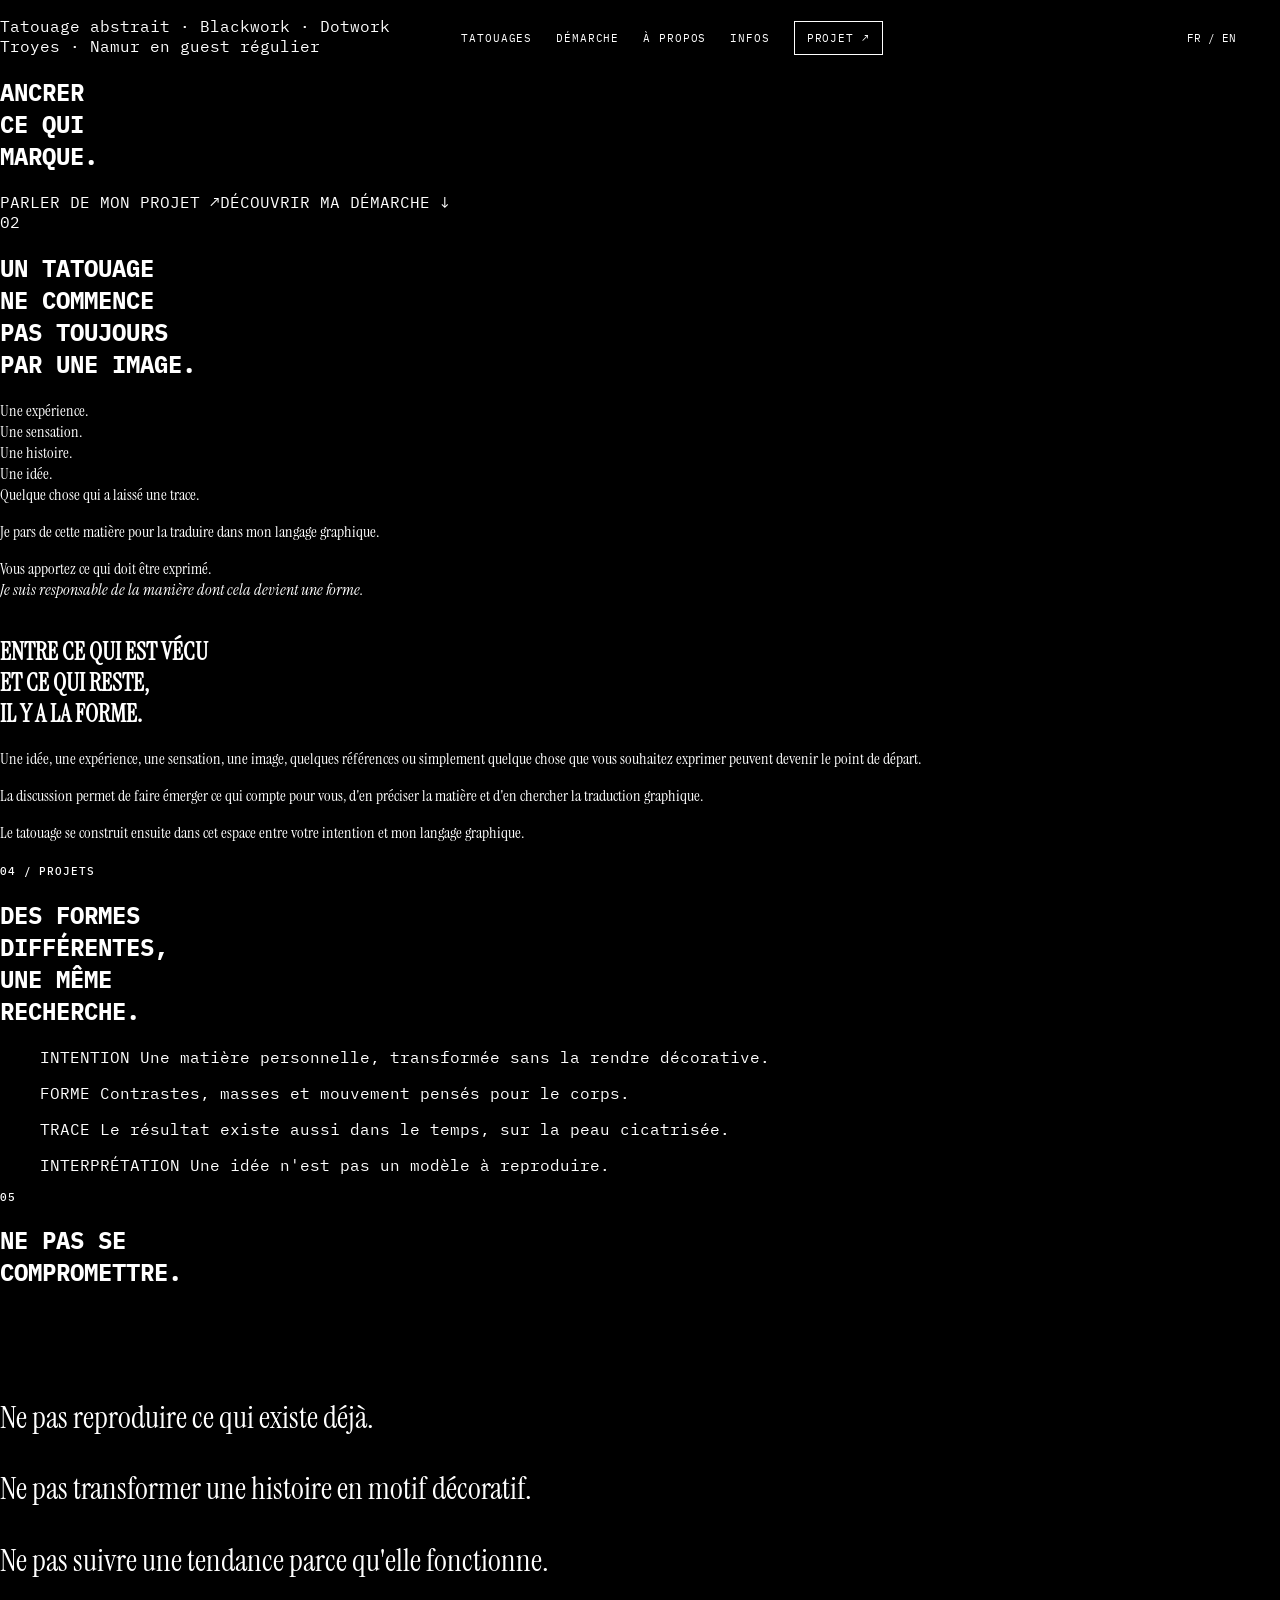
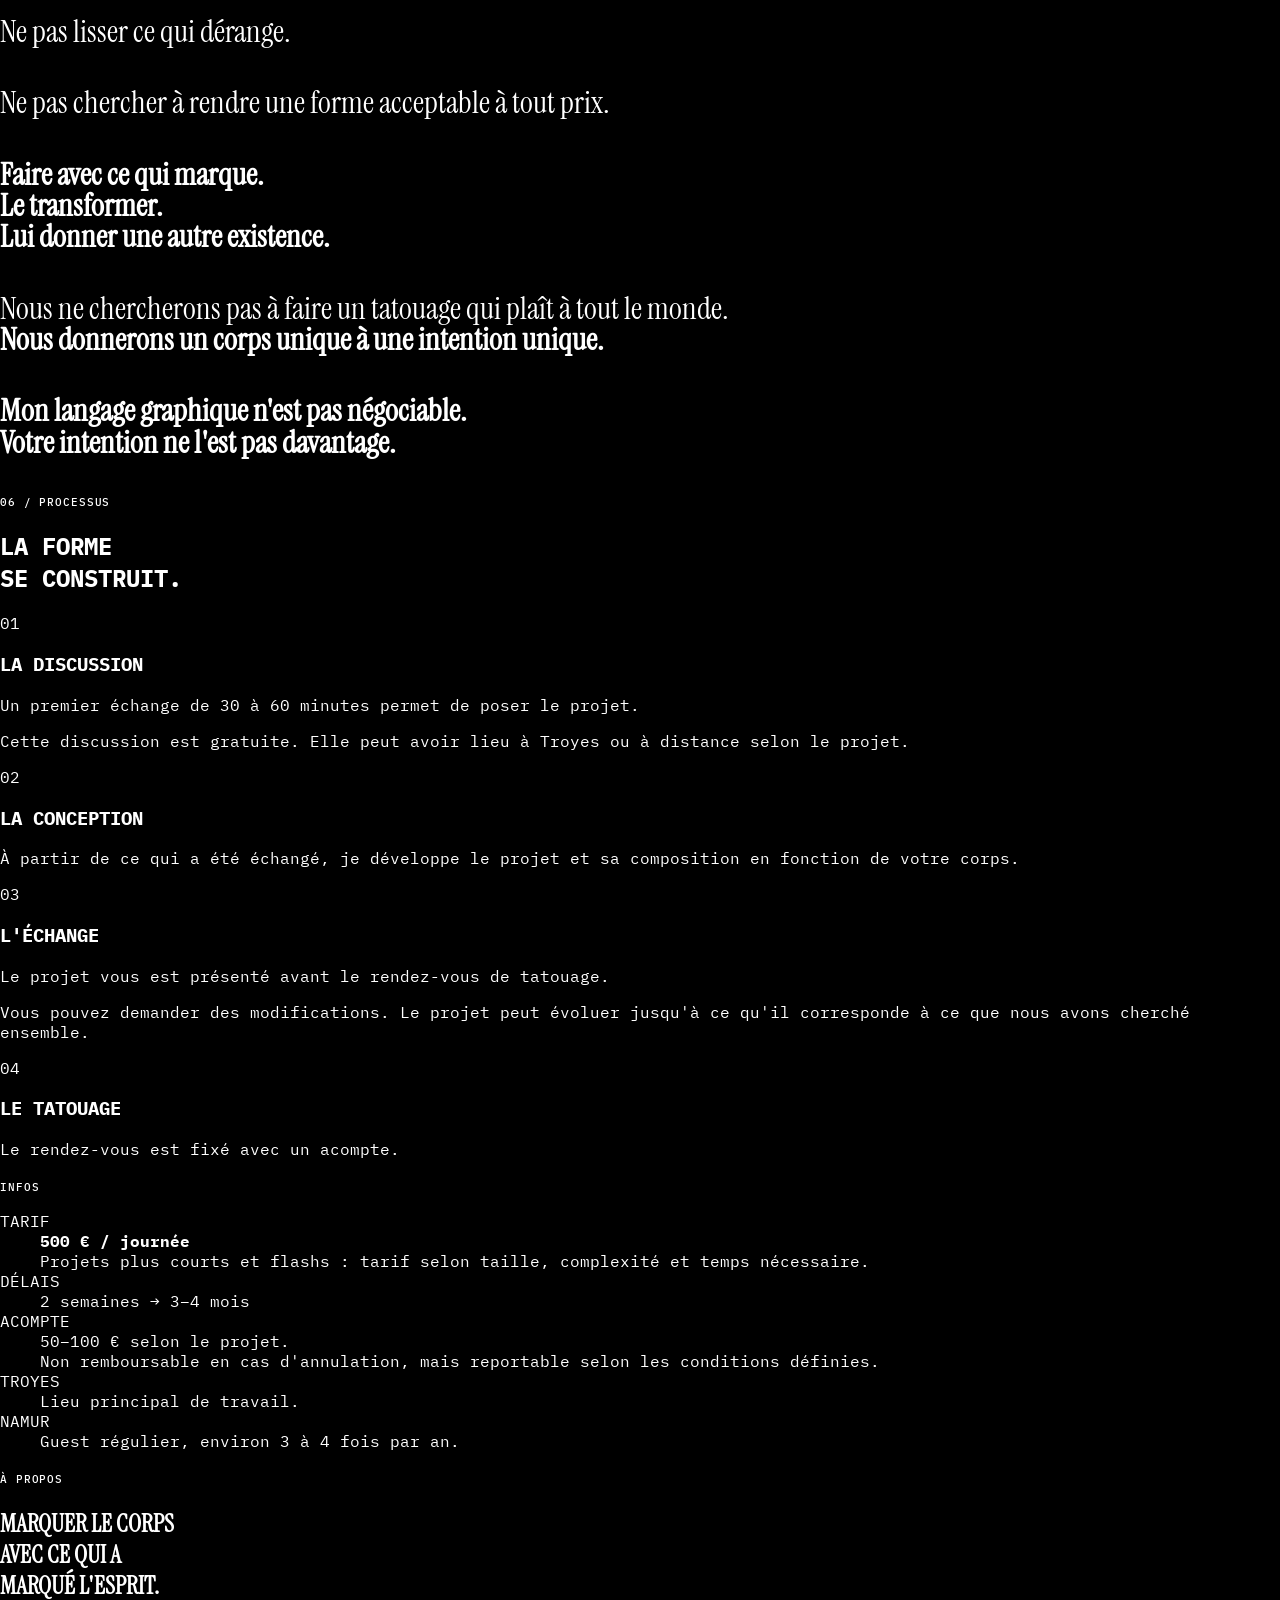
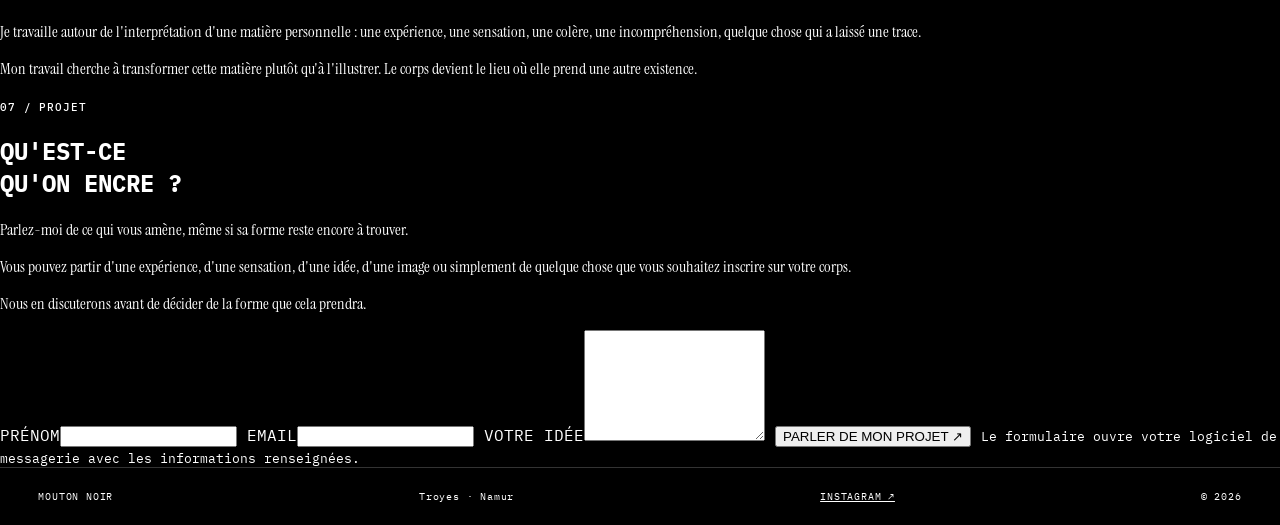
<file: index.html>
<!doctype html>
<html lang="fr">
<head>
<meta charset="utf-8">
<meta name="viewport" content="width=device-width,initial-scale=1">
<meta name="description" content="Mouton Noir — tatouage abstrait, blackwork et dotwork à Troyes, avec guests réguliers à Namur.">
<meta name="theme-color" content="#000000">
<title>Mouton Noir — Tatouage abstrait · Blackwork · Dotwork</title>
<link rel="preconnect" href="https://fonts.googleapis.com">
<link rel="preconnect" href="https://fonts.gstatic.com" crossorigin>
<link href="https://fonts.googleapis.com/css2?family=Anton&family=IBM+Plex+Mono:wght@400;500&family=Instrument+Serif:ital@0;1&display=swap" rel="stylesheet">
<link rel="stylesheet" href="styles.css">
</head>
<body>
<header class="site-header">
  <a class="wordmark" href="#top" aria-label="Mouton Noir"><img src="images/logo.jpg" alt="Mouton Noir"></a>
  <nav aria-label="Navigation principale">
    <a href="#tatouages">TATOUAGES</a><a href="demarche.html">DÉMARCHE</a><a href="a-propos.html">À PROPOS</a><a href="infos.html">INFOS</a><a class="nav-cta" href="projet.html">PROJET ↗</a>
  </nav>
  <button class="lang" id="langToggle" type="button" aria-label="Changer de langue">FR / EN</button>
</header>

<main id="top">
<section class="hero section">
  <div class="hero-image image-placeholder" data-label="tattoo1"></div>
  <div class="hero-copy">
    <p class="eyebrow">Tatouage abstrait · Blackwork · Dotwork<br>Troyes · Namur en guest régulier</p>
    <h1>ANCRER<br>CE QUI<br>MARQUE.</h1>
    <div class="hero-actions"><a href="projet.html">PARLER DE MON PROJET ↗</a><a href="demarche.html">DÉCOUVRIR MA DÉMARCHE ↓</a></div>
  </div>
</section>

<section class="position section" id="demarche">
  <div class="position-mark">02</div>
  <div class="position-title"><h2>UN TATOUAGE<br>NE COMMENCE<br>PAS TOUJOURS<br>PAR UNE IMAGE.</h2></div>
  <div class="position-copy serif">
    <p>Une expérience.<br>Une sensation.<br>Une histoire.<br>Une idée.<br>Quelque chose qui a laissé une trace.</p>
    <p>Je pars de cette matière pour la traduire dans mon langage graphique.</p>
    <p class="statement">Vous apportez ce qui doit être exprimé.<br><em>Je suis responsable de la manière dont cela devient une forme.</em></p>
  </div>
</section>

<section class="projection section">
  <div class="projection-image image-placeholder" data-label="tattoo2"></div>
  <div class="projection-copy serif">
    <h2>ENTRE CE QUI EST VÉCU<br>ET CE QUI RESTE,<br>IL Y A LA FORME.</h2>
    <p>Une idée, une expérience, une sensation, une image, quelques références ou simplement quelque chose que vous souhaitez exprimer peuvent devenir le point de départ.</p>
    <p>La discussion permet de faire émerger ce qui compte pour vous, d'en préciser la matière et d'en chercher la traduction graphique.</p>
    <p>Le tatouage se construit ensuite dans cet espace entre votre intention et mon langage graphique.</p>
  </div>
</section>

<section class="portfolio section" id="tatouages">
  <div class="portfolio-head"><span class="mono">04 / PROJETS</span><h2>DES FORMES<br>DIFFÉRENTES,<br>UNE MÊME<br>RECHERCHE.</h2></div>
  <div class="project-grid">
    <figure class="project p1"><div class="image-placeholder" data-label="tattoo3"></div><figcaption><span>INTENTION</span> Une matière personnelle, transformée sans la rendre décorative.</figcaption></figure>
    <figure class="project p2"><div class="image-placeholder" data-label="tattoo4"></div><figcaption><span>FORME</span> Contrastes, masses et mouvement pensés pour le corps.</figcaption></figure>
    <figure class="project p3"><div class="image-placeholder" data-label="tattoo5"></div><figcaption><span>TRACE</span> Le résultat existe aussi dans le temps, sur la peau cicatrisée.</figcaption></figure>
    <figure class="project p4"><div class="image-placeholder" data-label="tattoo6"></div><figcaption><span>INTERPRÉTATION</span> Une idée n'est pas un modèle à reproduire.</figcaption></figure>
  </div>
</section>

<section class="manifesto section">
  <div class="manifesto-number mono">05</div>
  <h2>NE PAS SE<br>COMPROMETTRE.</h2>
  <div class="manifesto-copy serif">
    <p>Ne pas reproduire ce qui existe déjà.</p>
    <p>Ne pas transformer une histoire en motif décoratif.</p>
    <p>Ne pas suivre une tendance parce qu'elle fonctionne.</p>
    <p>Ne pas lisser ce qui dérange.</p>
    <p>Ne pas chercher à rendre une forme acceptable à tout prix.</p>
    <p class="manifesto-end"><strong>Faire avec ce qui marque.<br>Le transformer.<br>Lui donner une autre existence.</strong></p>
    <p class="manifesto-line">Nous ne chercherons pas à faire un tatouage qui plaît à tout le monde.<br><strong>Nous donnerons un corps unique à une intention unique.</strong></p>
    <p class="manifesto-line"><strong>Mon langage graphique n'est pas négociable.<br>Votre intention ne l'est pas davantage.</strong></p>
  </div>
  <div class="manifesto-images"><div class="image-placeholder" data-label="tattoo7"></div><div class="image-placeholder" data-label="tattoo8"></div><div class="image-placeholder" data-label="tattoo9"></div></div>
</section>

<section class="process section" id="infos">
  <div class="process-title"><span class="mono">06 / PROCESSUS</span><h2>LA FORME<br>SE CONSTRUIT.</h2></div>
  <div class="steps">
    <article><span>01</span><h3>LA DISCUSSION</h3><p>Un premier échange de 30 à 60 minutes permet de poser le projet.</p><p>Cette discussion est gratuite. Elle peut avoir lieu à Troyes ou à distance selon le projet.</p></article>
    <article><span>02</span><h3>LA CONCEPTION</h3><p>À partir de ce qui a été échangé, je développe le projet et sa composition en fonction de votre corps.</p></article>
    <article><span>03</span><h3>L'ÉCHANGE</h3><p>Le projet vous est présenté avant le rendez-vous de tatouage.</p><p>Vous pouvez demander des modifications. Le projet peut évoluer jusqu'à ce qu'il corresponde à ce que nous avons cherché ensemble.</p></article>
    <article><span>04</span><h3>LE TATOUAGE</h3><p>Le rendez-vous est fixé avec un acompte.</p></article>
  </div>
  <aside class="facts"><span class="mono">INFOS</span><dl><div><dt>TARIF</dt><dd><strong>500 € / journée</strong><br>Projets plus courts et flashs : tarif selon taille, complexité et temps nécessaire.</dd></div><div><dt>DÉLAIS</dt><dd>2 semaines → 3–4 mois</dd></div><div><dt>ACOMPTE</dt><dd>50–100 € selon le projet.<br>Non remboursable en cas d'annulation, mais reportable selon les conditions définies.</dd></div><div><dt>TROYES</dt><dd>Lieu principal de travail.</dd></div><div><dt>NAMUR</dt><dd>Guest régulier, environ 3 à 4 fois par an.</dd></div></dl></aside>
</section>

<section class="about section" id="a-propos">
  <div class="about-image image-placeholder" data-label="tattoo10"></div>
  <div class="about-copy serif"><span class="mono">À PROPOS</span><h2>MARQUER LE CORPS<br>AVEC CE QUI A<br>MARQUÉ L'ESPRIT.</h2><p>Je travaille autour de l'interprétation d'une matière personnelle : une expérience, une sensation, une colère, une incompréhension, quelque chose qui a laissé une trace.</p><p>Mon travail cherche à transformer cette matière plutôt qu'à l'illustrer. Le corps devient le lieu où elle prend une autre existence.</p></div>
</section>

<section class="contact section" id="projet">
  <div class="contact-copy"><span class="mono">07 / PROJET</span><h2>QU'EST-CE<br>QU'ON ENCRE ?</h2><p class="serif">Parlez-moi de ce qui vous amène, même si sa forme reste encore à trouver.</p><p class="serif">Vous pouvez partir d'une expérience, d'une sensation, d'une idée, d'une image ou simplement de quelque chose que vous souhaitez inscrire sur votre corps.</p><p class="serif">Nous en discuterons avant de décider de la forme que cela prendra.</p></div>
  <form class="project-form" action="mailto:blacksheep.ttt@gmail.com" method="post" enctype="text/plain">
    <label>PRÉNOM<input name="prenom" autocomplete="given-name" required></label>
    <label>EMAIL<input type="email" name="email" autocomplete="email" required></label>
    <label>VOTRE IDÉE<textarea name="idee" rows="7" required></textarea></label>
    <button type="submit">PARLER DE MON PROJET ↗</button>
    <small>Le formulaire ouvre votre logiciel de messagerie avec les informations renseignées.</small>
  </form>
</section>
</main>

<footer class="site-footer"><span>MOUTON NOIR</span><span>Troyes · Namur</span><a href="https://www.instagram.com/mouton.noir.ttt/" rel="noreferrer">INSTAGRAM ↗</a><span>© 2026</span></footer>
<script src="main.js"></script>
</body>
</html>
</file>
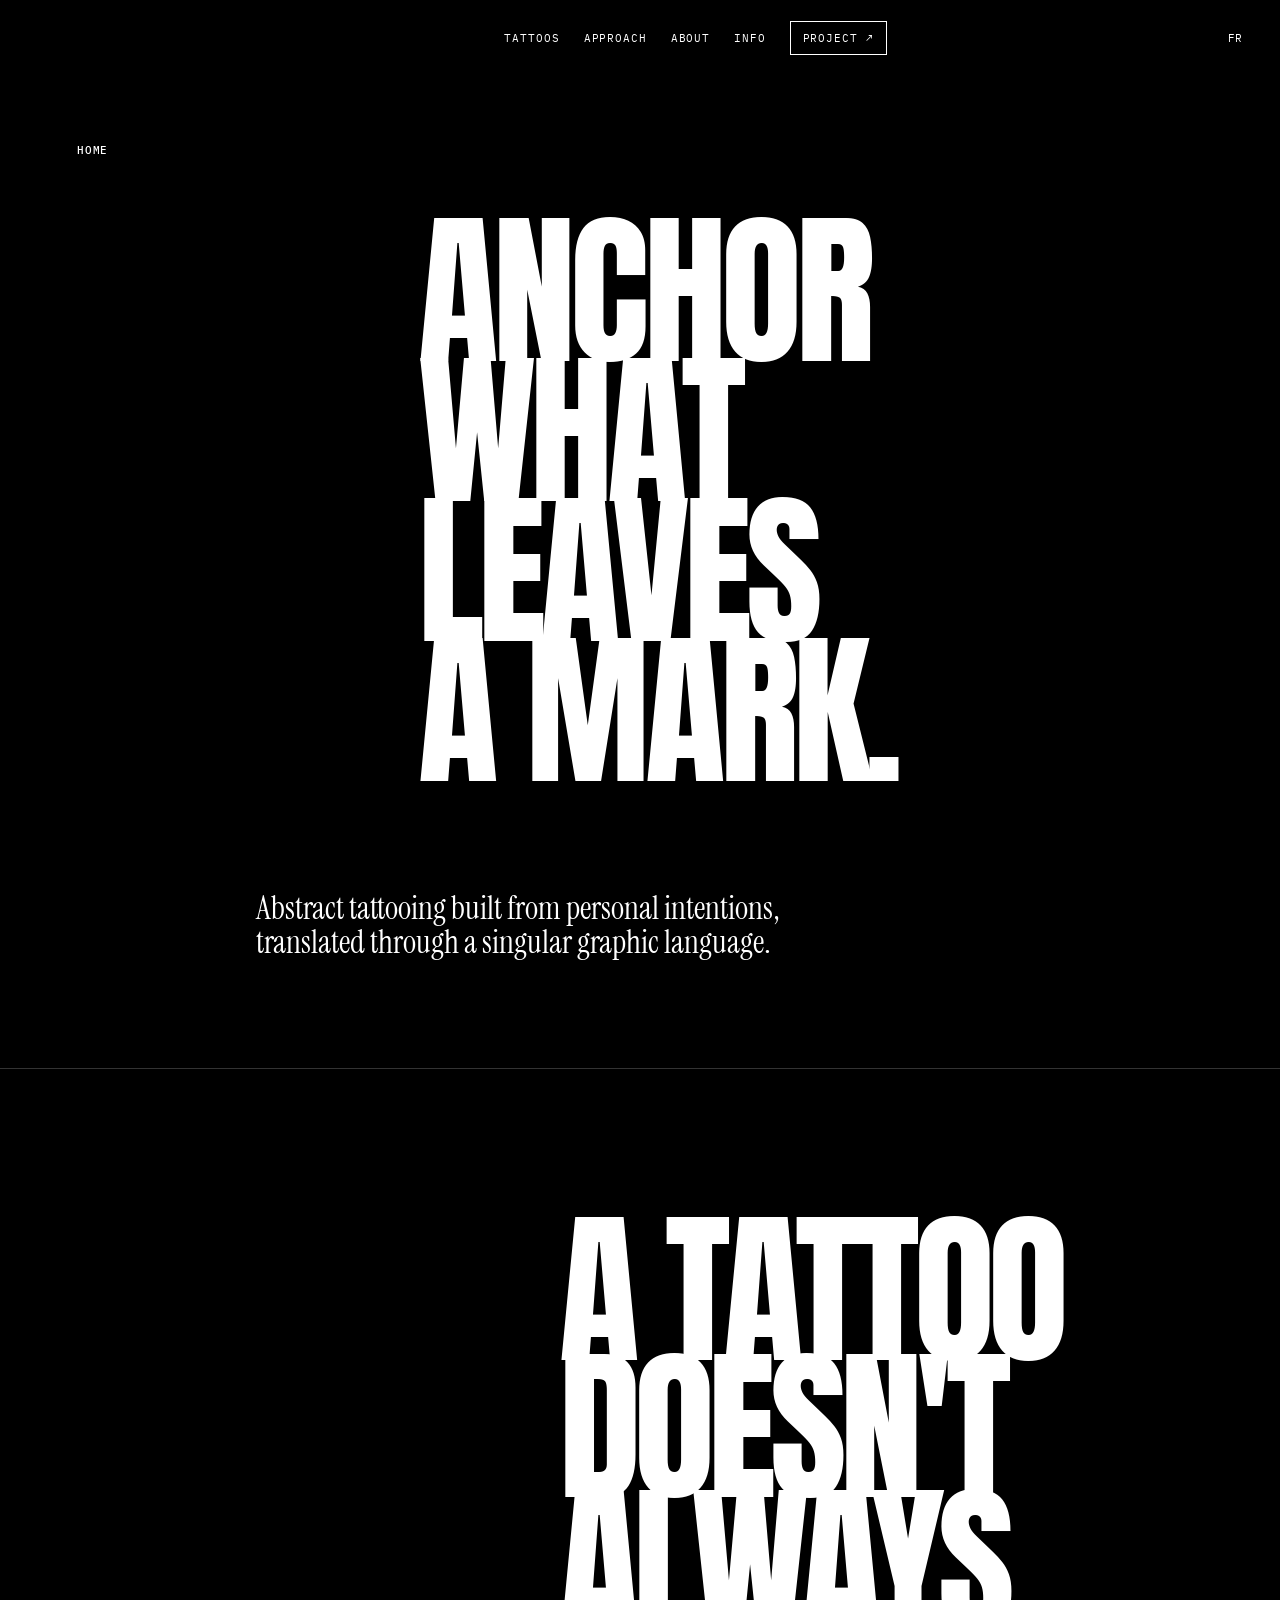
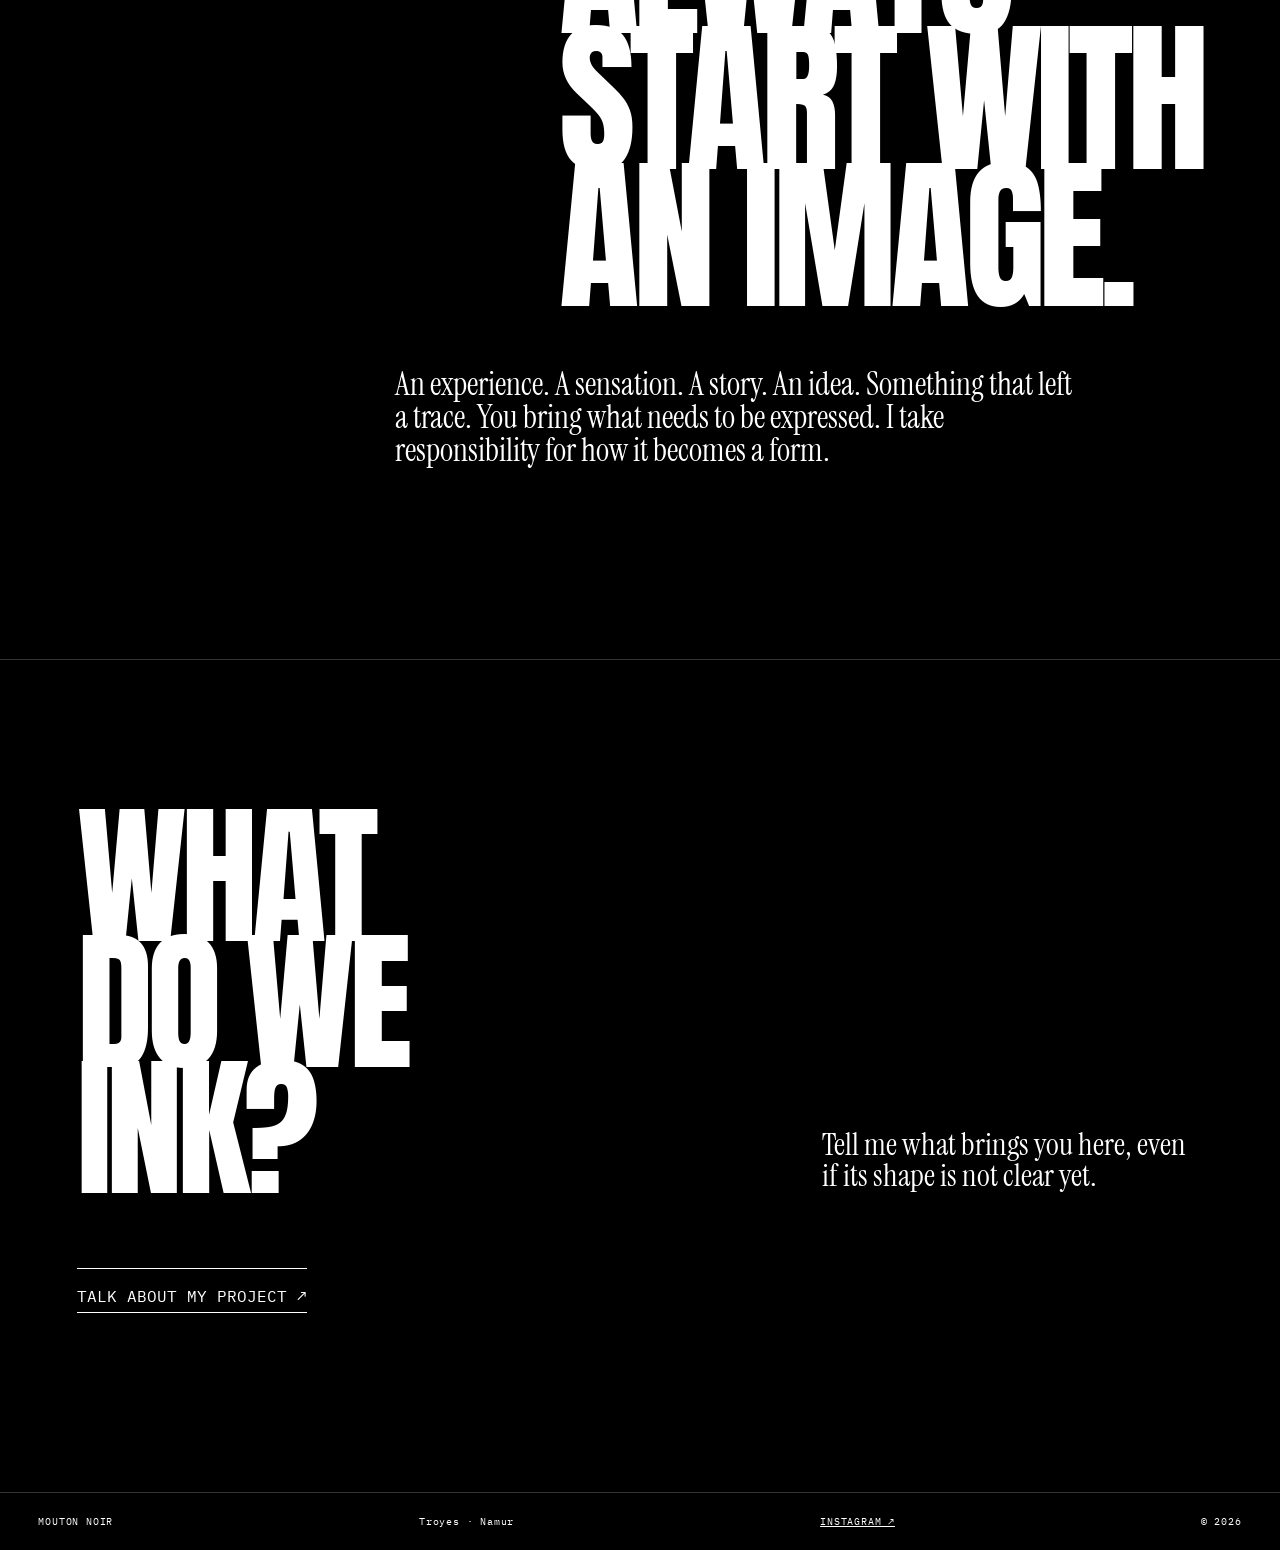
<file: en/index.html>
<!doctype html><html lang="en"><head><meta charset="utf-8"><meta name="viewport" content="width=device-width,initial-scale=1"><meta name="description" content="Mouton Noir — abstract, blackwork and dotwork tattoo artist in Troyes, France and regular guest in Namur, Belgium."><title>Mouton Noir — Abstract Tattoo</title><link rel="preconnect" href="https://fonts.googleapis.com"><link rel="preconnect" href="https://fonts.gstatic.com" crossorigin><link href="https://fonts.googleapis.com/css2?family=Anton&family=IBM+Plex+Mono:wght@400;500&family=Instrument+Serif:ital@0;1&display=swap" rel="stylesheet"><link rel="stylesheet" href="../styles.css"></head><body class="inner-page"><header class="site-header"><a class="wordmark" href="../index.html"><img src="../images/logo.jpg" alt="Mouton Noir"></a><nav><a href="tatouages.html">TATTOOS</a><a href="demarche.html">APPROACH</a><a href="a-propos.html">ABOUT</a><a href="infos.html">INFO</a><a class="nav-cta" href="projet.html">PROJECT ↗</a></nav><a class="lang" href="../index.html">FR</a></header><main><section class="inner-hero"><span class="mono">HOME</span><h1>ANCHOR<br>WHAT<br>LEAVES<br>A MARK.</h1><p class="serif intro">Abstract tattooing built from personal intentions, translated through a singular graphic language.</p></section><section class="full-bleed-statement"><h2>A TATTOO<br>DOESN'T<br>ALWAYS<br>START WITH<br>AN IMAGE.</h2><p class="serif">An experience. A sensation. A story. An idea. Something that left a trace. You bring what needs to be expressed. I take responsibility for how it becomes a form.</p></section><section class="closing"><h2>WHAT<br>DO WE<br>INK?</h2><p class="serif">Tell me what brings you here, even if its shape is not clear yet.</p><a class="big-link" href="projet.html">TALK ABOUT MY PROJECT ↗</a></section></main><footer class="site-footer"><span>MOUTON NOIR</span><span>Troyes · Namur</span><a href="https://www.instagram.com/mouton.noir.ttt/">INSTAGRAM ↗</a><span>© 2026</span></footer></body></html>
</file>
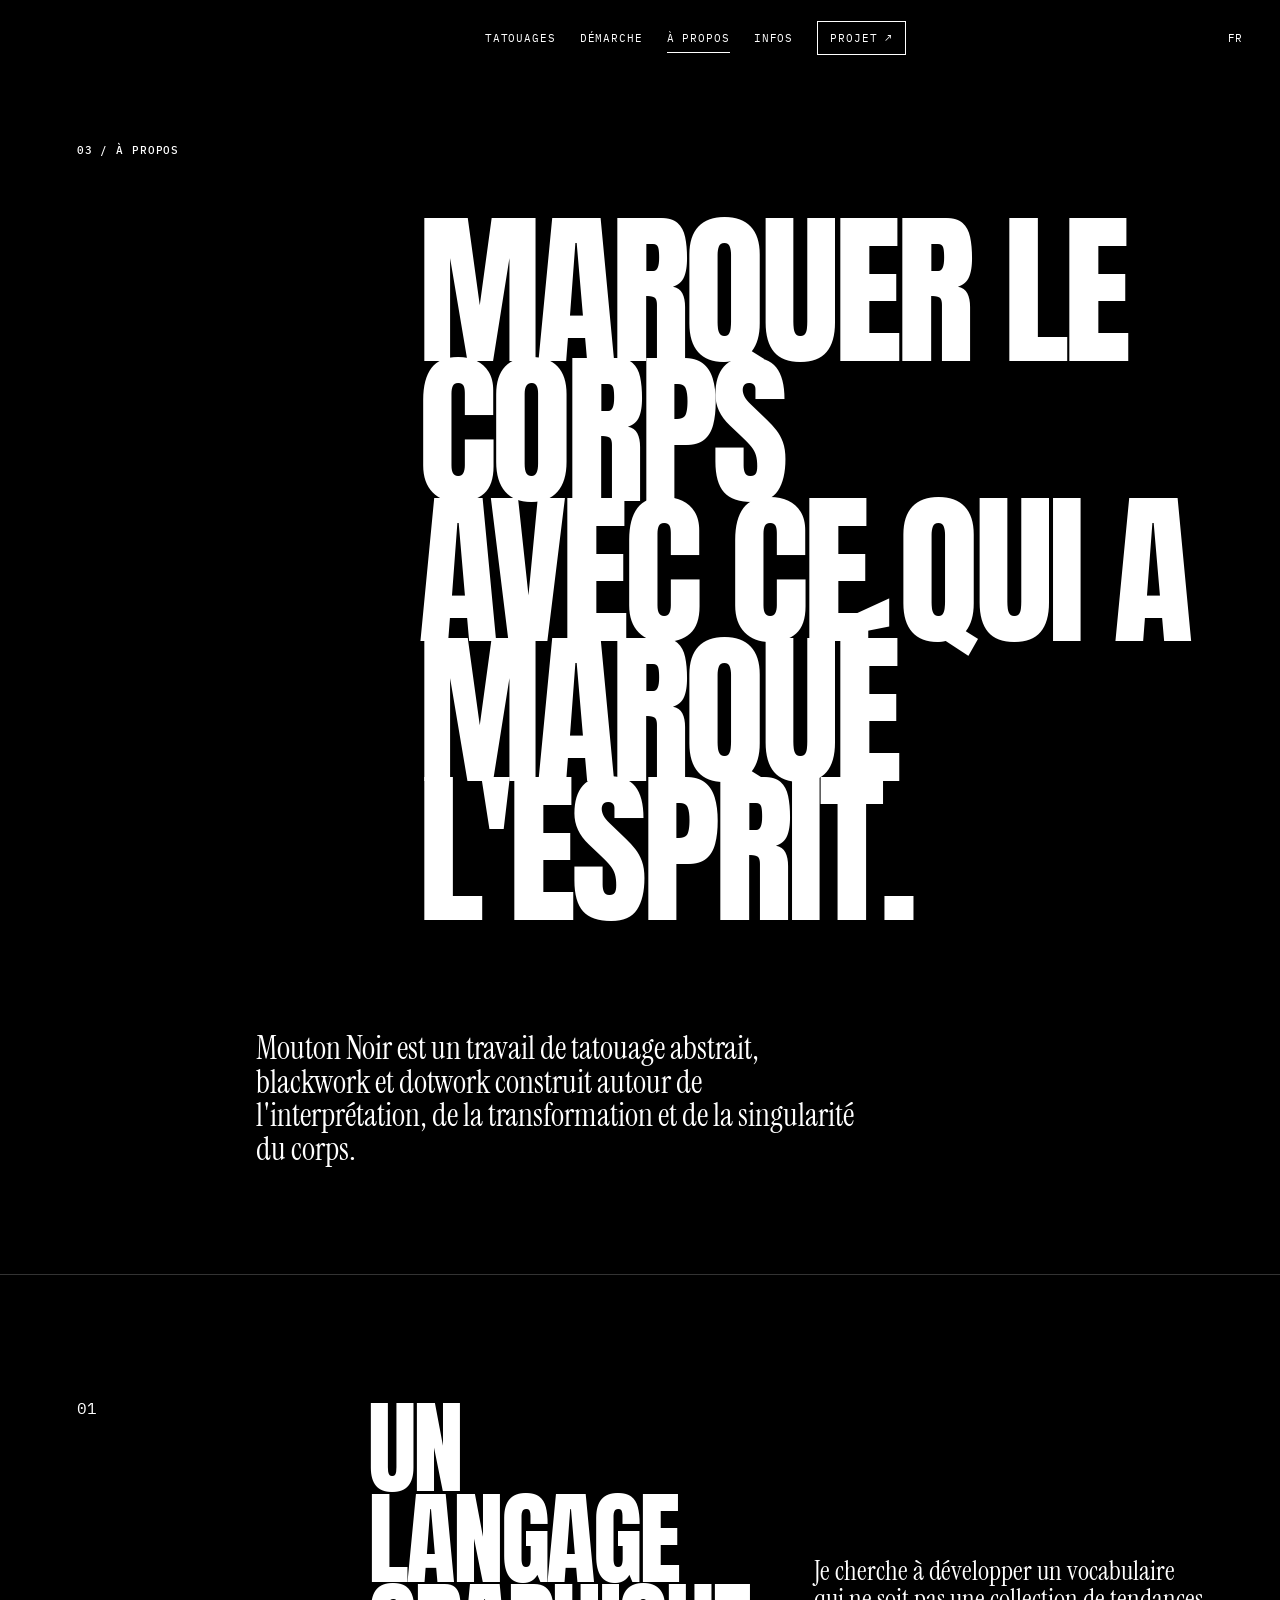
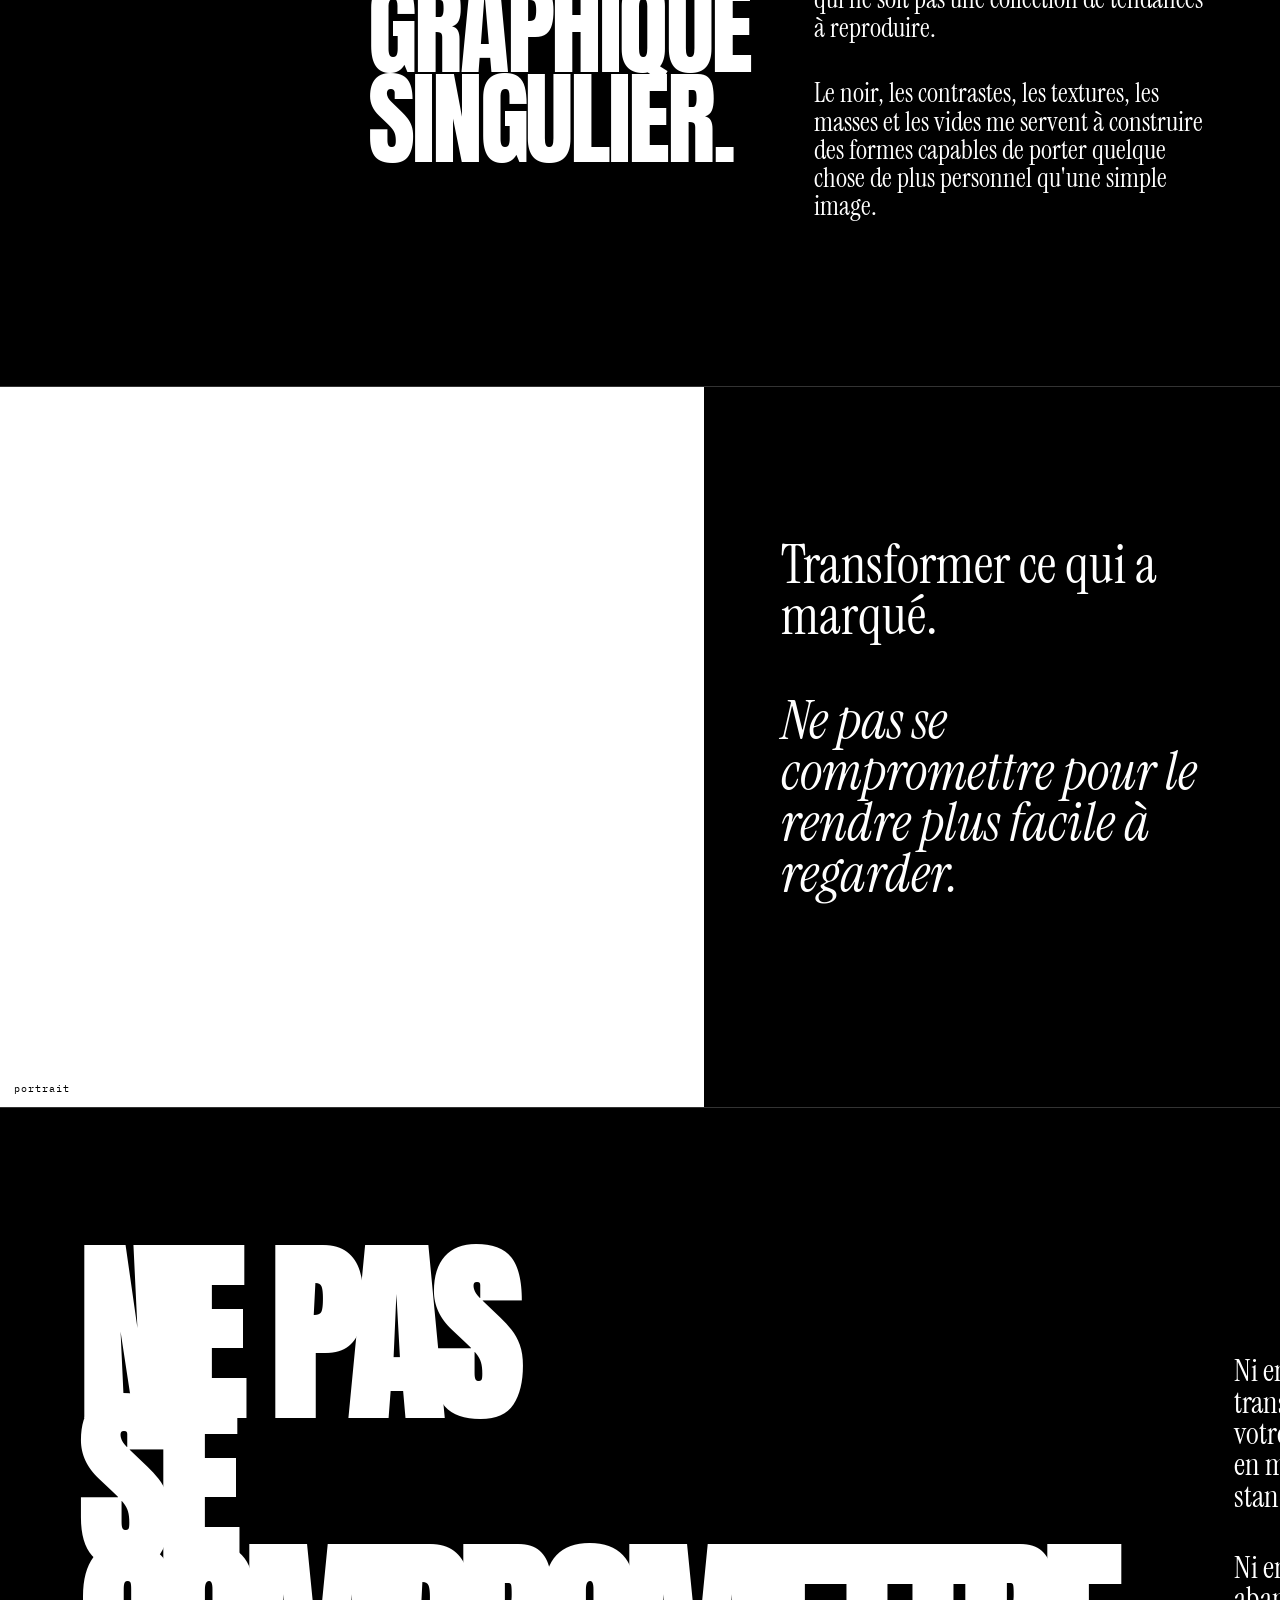
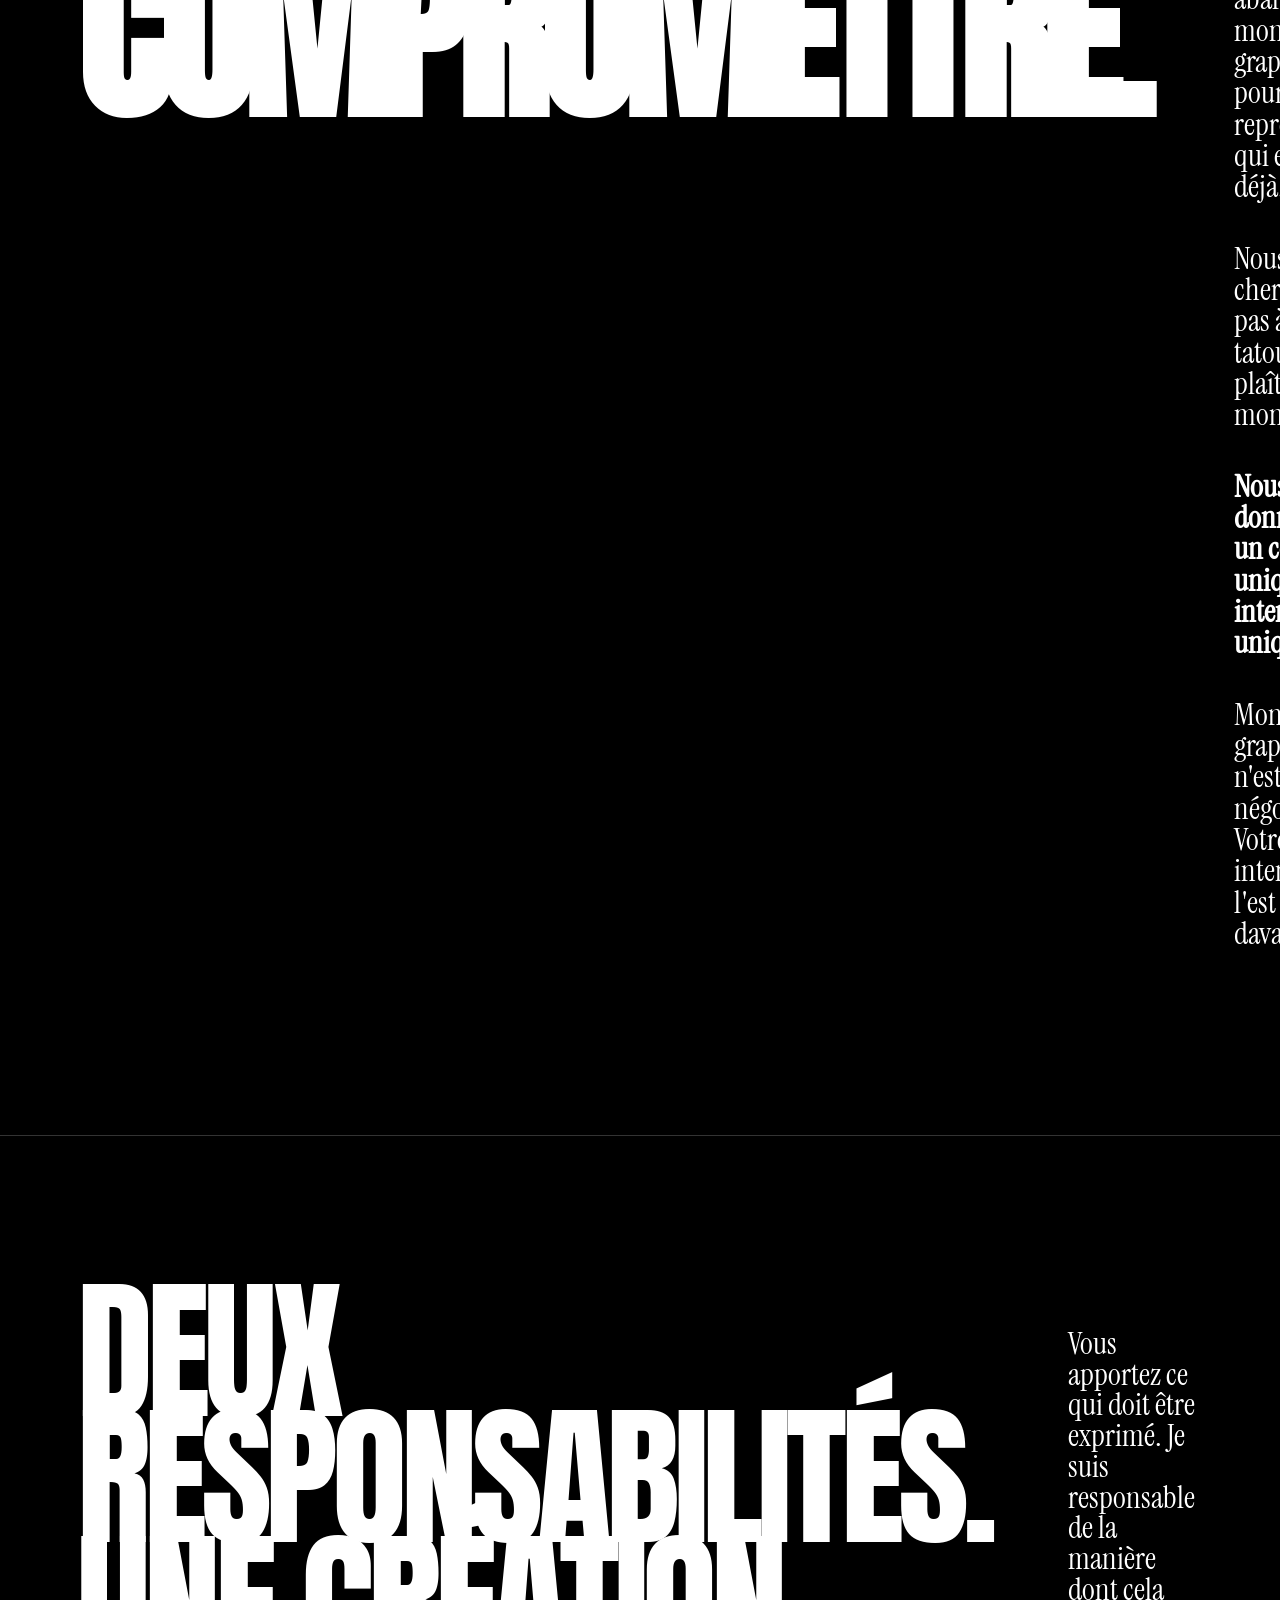
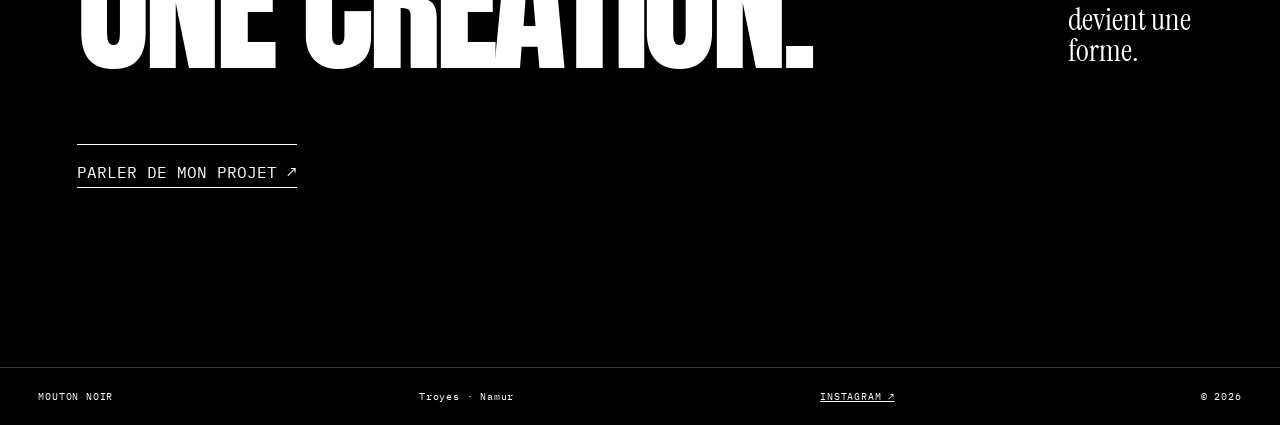
<file: a-propos.html>
<!doctype html><html lang="fr"><head><meta charset="utf-8"><meta name="viewport" content="width=device-width,initial-scale=1"><meta name="description" content="À propos de Mouton Noir, artiste tatoueur à Troyes spécialisé dans le tatouage abstrait, le blackwork et le dotwork."><title>À propos — Mouton Noir</title><link rel="preconnect" href="https://fonts.googleapis.com"><link rel="preconnect" href="https://fonts.gstatic.com" crossorigin><link href="https://fonts.googleapis.com/css2?family=Anton&family=IBM+Plex+Mono:wght@400;500&family=Instrument+Serif:ital@0;1&display=swap" rel="stylesheet"><link rel="stylesheet" href="styles.css"></head><body class="inner-page"><header class="site-header"><a class="wordmark" href="index.html"><img src="images/logo.jpg" alt="Mouton Noir"></a><nav><a href="index.html#tatouages">TATOUAGES</a><a href="demarche.html">DÉMARCHE</a><a class="active" href="a-propos.html">À PROPOS</a><a href="infos.html">INFOS</a><a class="nav-cta" href="projet.html">PROJET ↗</a></nav><a class="lang" href="index.html">FR</a></header><main><section class="inner-hero"><span class="mono">03 / À PROPOS</span><h1>MARQUER LE CORPS<br>AVEC CE QUI A<br>MARQUÉ L'ESPRIT.</h1><p class="serif intro">Mouton Noir est un travail de tatouage abstrait, blackwork et dotwork construit autour de l'interprétation, de la transformation et de la singularité du corps.</p></section><section class="statement-grid"><div class="giant-number">01</div><div><h2>UN LANGAGE<br>GRAPHIQUE<br>SINGULIER.</h2></div><div class="serif body-copy"><p>Je cherche à développer un vocabulaire qui ne soit pas une collection de tendances à reproduire.</p><p>Le noir, les contrastes, les textures, les masses et les vides me servent à construire des formes capables de porter quelque chose de plus personnel qu'une simple image.</p></div></section><section class="split-statement"><div class="image-placeholder" data-label="portrait"></div><div class="serif large-quote"><p>Transformer ce qui a marqué.</p><p><em>Ne pas se compromettre pour le rendre plus facile à regarder.</em></p></div></section><section class="manifesto-page"><h2>NE PAS<br>SE COMPROMETTRE.</h2><div class="serif manifesto-copy"><p>Ni en transformant votre histoire en motif standardisé.</p><p>Ni en abandonnant mon langage graphique pour reproduire ce qui existe déjà.</p><p>Nous ne chercherons pas à faire un tatouage qui plaît à tout le monde.</p><p><strong>Nous donnerons un corps unique à une intention unique.</strong></p><p>Mon langage graphique n'est pas négociable.<br>Votre intention ne l'est pas davantage.</p></div></section><section class="closing"><h2>DEUX RESPONSABILITÉS.<br>UNE CRÉATION.</h2><p class="serif">Vous apportez ce qui doit être exprimé. Je suis responsable de la manière dont cela devient une forme.</p><a class="big-link" href="projet.html">PARLER DE MON PROJET ↗</a></section></main><footer class="site-footer"><span>MOUTON NOIR</span><span>Troyes · Namur</span><a href="https://www.instagram.com/mouton.noir.ttt/">INSTAGRAM ↗</a><span>© 2026</span></footer></body></html>
</file>
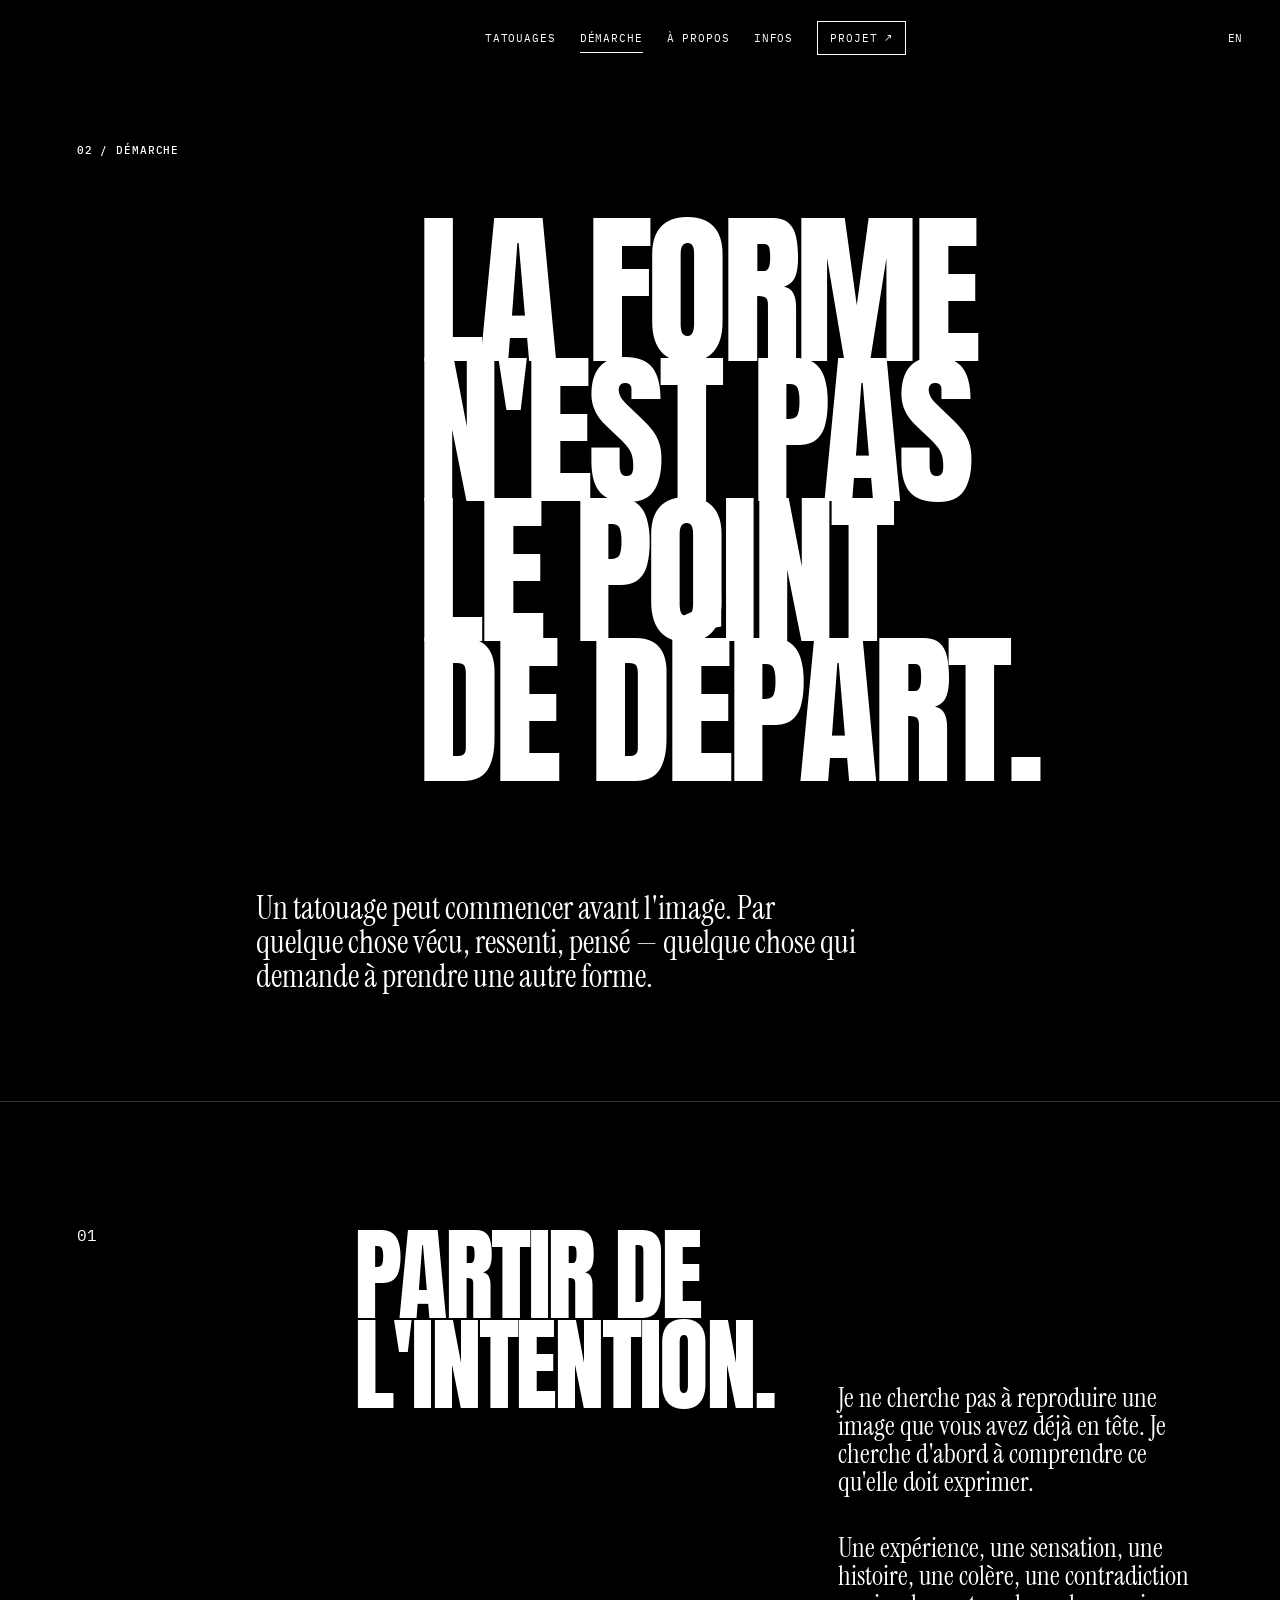
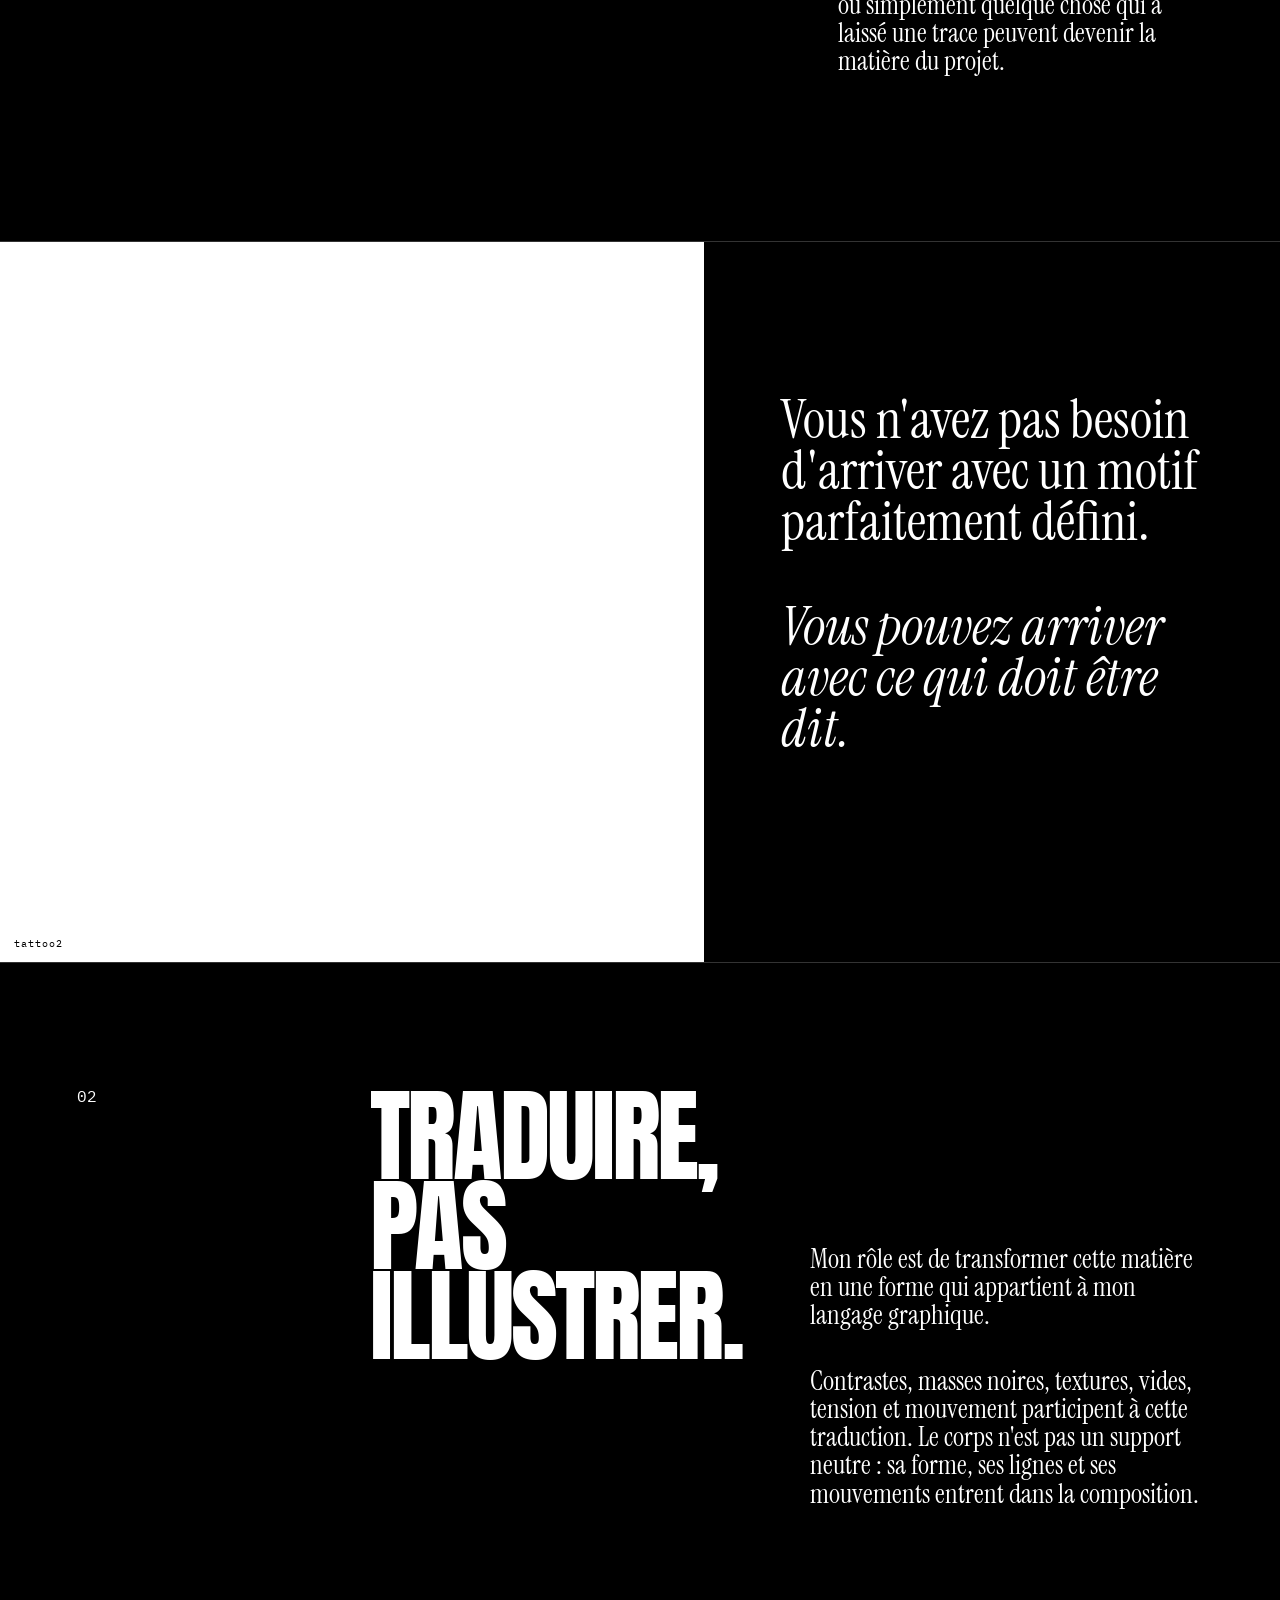
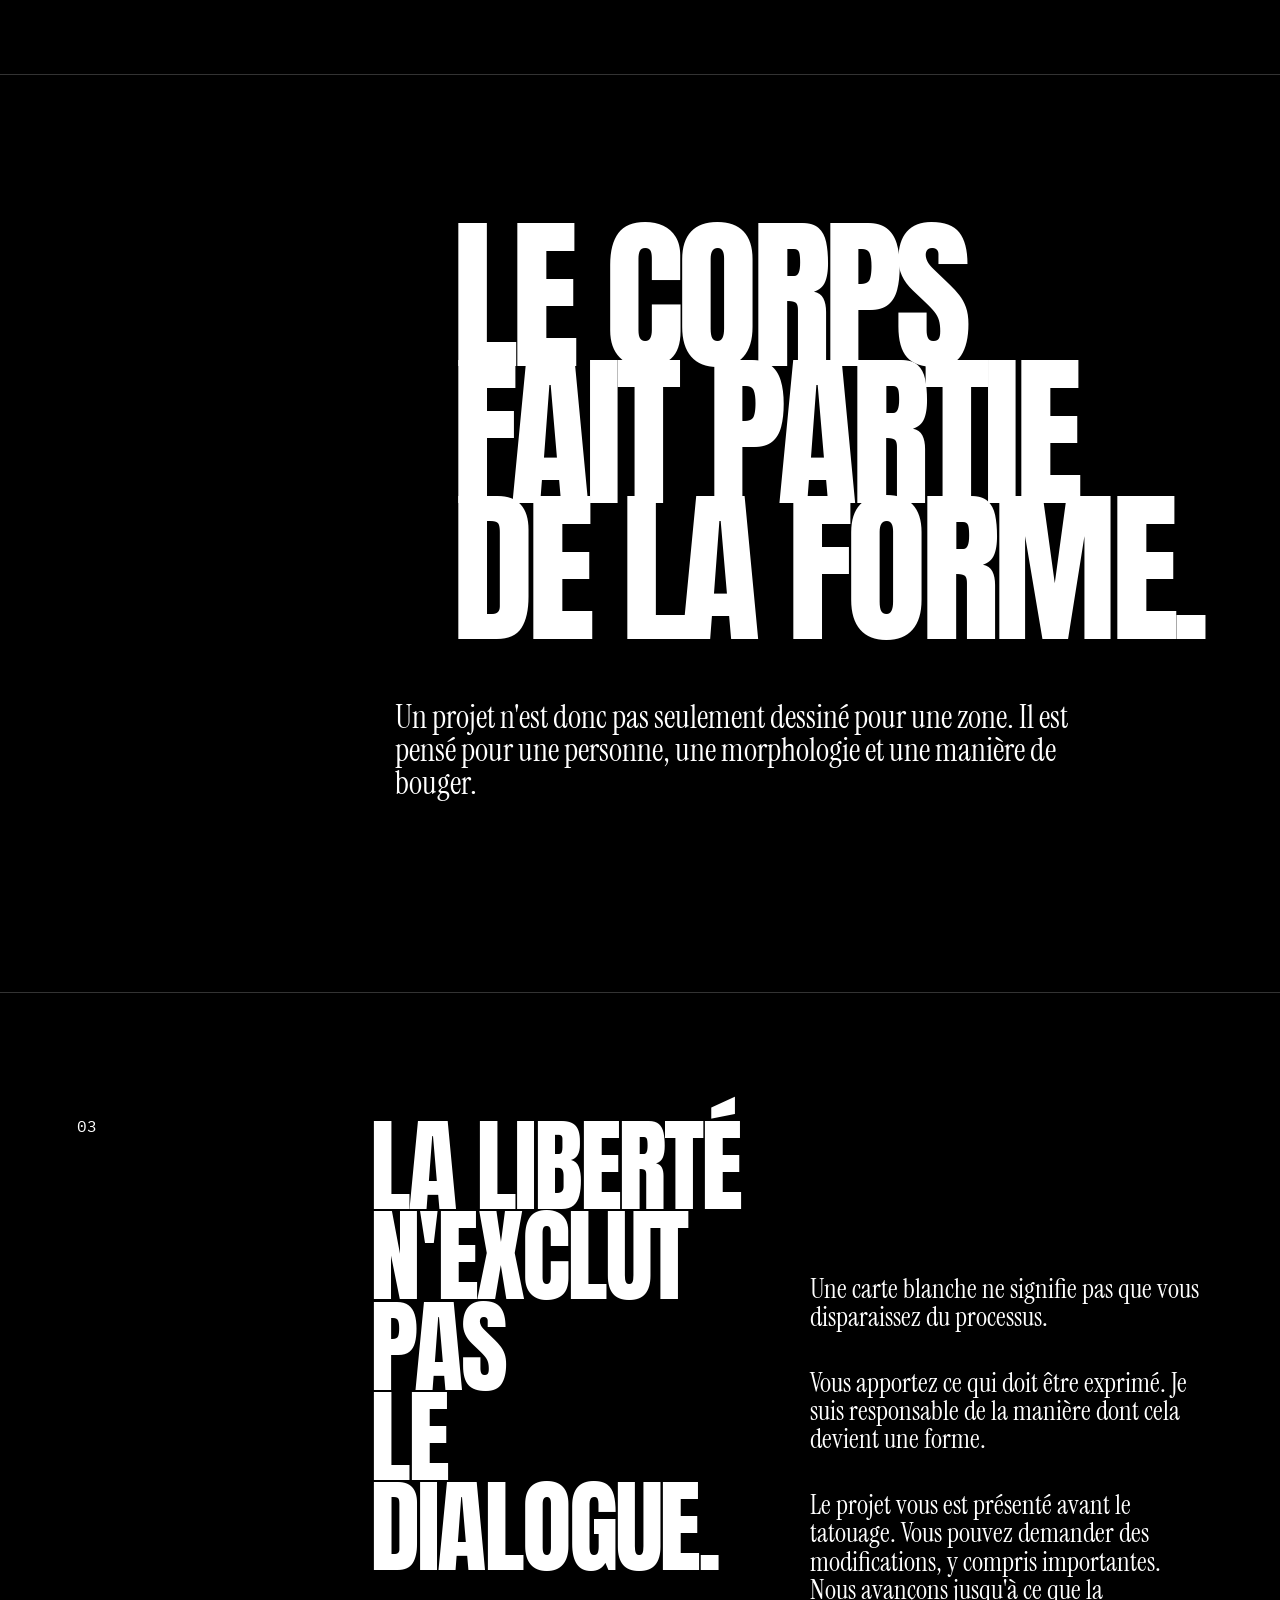
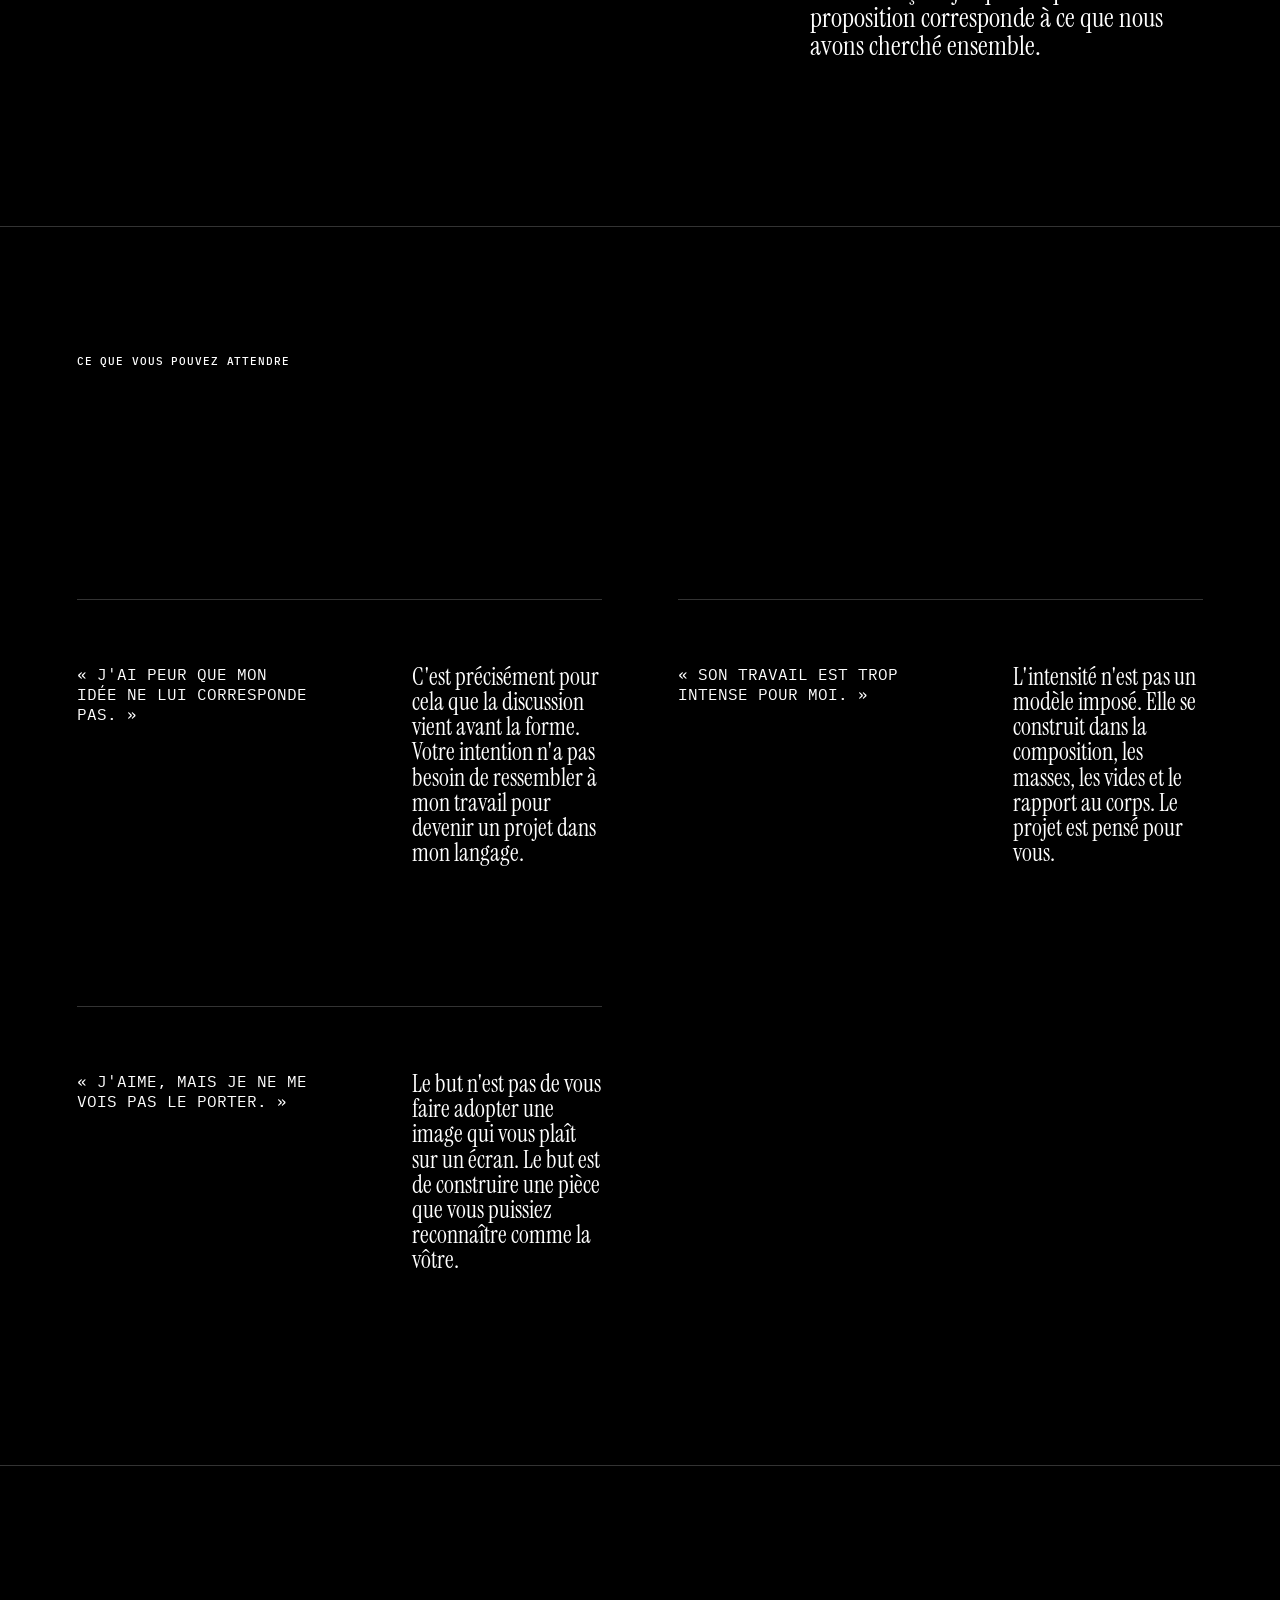
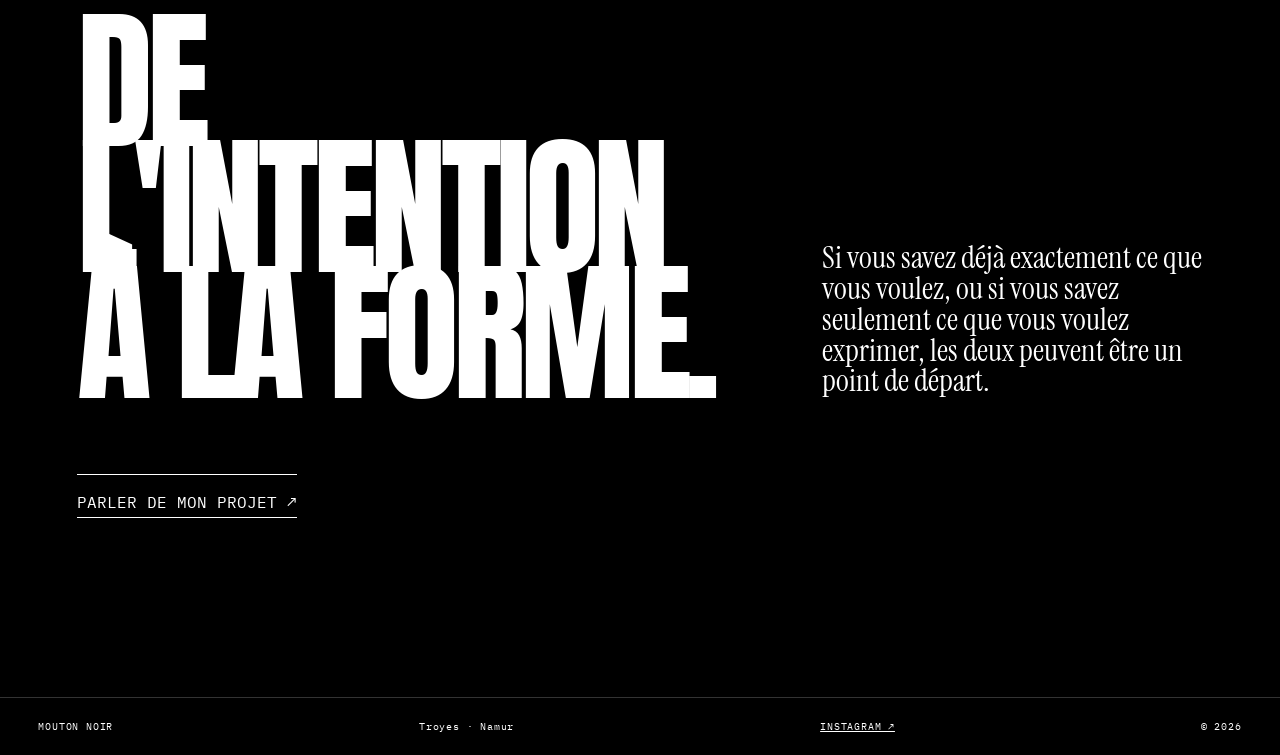
<file: demarche.html>
<!doctype html>
<html lang="fr">
<head>
<meta charset="utf-8"><meta name="viewport" content="width=device-width,initial-scale=1">
<meta name="description" content="La démarche de Mouton Noir : traduire une intention personnelle dans un langage graphique abstrait, à Troyes et Namur.">
<title>Démarche — Mouton Noir</title>
<link rel="preconnect" href="https://fonts.googleapis.com"><link rel="preconnect" href="https://fonts.gstatic.com" crossorigin>
<link href="https://fonts.googleapis.com/css2?family=Anton&family=IBM+Plex+Mono:wght@400;500&family=Instrument+Serif:ital@0;1&display=swap" rel="stylesheet">
<link rel="stylesheet" href="styles.css">
</head>
<body class="inner-page">
<header class="site-header"><a class="wordmark" href="index.html"><img src="images/logo.jpg" alt="Mouton Noir"></a><nav><a href="index.html#tatouages">TATOUAGES</a><a class="active" href="demarche.html">DÉMARCHE</a><a href="a-propos.html">À PROPOS</a><a href="infos.html">INFOS</a><a class="nav-cta" href="projet.html">PROJET ↗</a></nav><a class="lang" href="en/index.html" lang="en">EN</a></header>
<main>
<section class="inner-hero"><span class="mono">02 / DÉMARCHE</span><h1>LA FORME<br>N'EST PAS<br>LE POINT<br>DE DÉPART.</h1><p class="serif intro">Un tatouage peut commencer avant l'image. Par quelque chose vécu, ressenti, pensé — quelque chose qui demande à prendre une autre forme.</p></section>
<section class="statement-grid"><div class="giant-number">01</div><div><h2>PARTIR DE<br>L'INTENTION.</h2></div><div class="serif body-copy"><p>Je ne cherche pas à reproduire une image que vous avez déjà en tête. Je cherche d'abord à comprendre ce qu'elle doit exprimer.</p><p>Une expérience, une sensation, une histoire, une colère, une contradiction ou simplement quelque chose qui a laissé une trace peuvent devenir la matière du projet.</p></div></section>
<section class="split-statement"><div class="image-placeholder" data-label="tattoo2"></div><div class="serif large-quote"><p>Vous n'avez pas besoin d'arriver avec un motif parfaitement défini.</p><p><em>Vous pouvez arriver avec ce qui doit être dit.</em></p></div></section>
<section class="statement-grid reverse"><div class="giant-number">02</div><div><h2>TRADUIRE,<br>PAS<br>ILLUSTRER.</h2></div><div class="serif body-copy"><p>Mon rôle est de transformer cette matière en une forme qui appartient à mon langage graphique.</p><p>Contrastes, masses noires, textures, vides, tension et mouvement participent à cette traduction. Le corps n'est pas un support neutre : sa forme, ses lignes et ses mouvements entrent dans la composition.</p></div></section>
<section class="full-bleed-statement"><h2>LE CORPS<br>FAIT PARTIE<br>DE LA FORME.</h2><p class="serif">Un projet n'est donc pas seulement dessiné pour une zone. Il est pensé pour une personne, une morphologie et une manière de bouger.</p></section>
<section class="statement-grid"><div class="giant-number">03</div><div><h2>LA LIBERTÉ<br>N'EXCLUT PAS<br>LE DIALOGUE.</h2></div><div class="serif body-copy"><p>Une carte blanche ne signifie pas que vous disparaissez du processus.</p><p>Vous apportez ce qui doit être exprimé. Je suis responsable de la manière dont cela devient une forme.</p><p>Le projet vous est présenté avant le tatouage. Vous pouvez demander des modifications, y compris importantes. Nous avançons jusqu'à ce que la proposition corresponde à ce que nous avons cherché ensemble.</p></div></section>
<section class="objection-section"><span class="mono">CE QUE VOUS POUVEZ ATTENDRE</span><div class="objection"><h3>« J'AI PEUR QUE MON IDÉE NE LUI CORRESPONDE PAS. »</h3><p class="serif">C'est précisément pour cela que la discussion vient avant la forme. Votre intention n'a pas besoin de ressembler à mon travail pour devenir un projet dans mon langage.</p></div><div class="objection"><h3>« SON TRAVAIL EST TROP INTENSE POUR MOI. »</h3><p class="serif">L'intensité n'est pas un modèle imposé. Elle se construit dans la composition, les masses, les vides et le rapport au corps. Le projet est pensé pour vous.</p></div><div class="objection"><h3>« J'AIME, MAIS JE NE ME VOIS PAS LE PORTER. »</h3><p class="serif">Le but n'est pas de vous faire adopter une image qui vous plaît sur un écran. Le but est de construire une pièce que vous puissiez reconnaître comme la vôtre.</p></div></section>
<section class="closing"><h2>DE L'INTENTION<br>À LA FORME.</h2><p class="serif">Si vous savez déjà exactement ce que vous voulez, ou si vous savez seulement ce que vous voulez exprimer, les deux peuvent être un point de départ.</p><a class="big-link" href="projet.html">PARLER DE MON PROJET ↗</a></section>
</main><footer class="site-footer"><span>MOUTON NOIR</span><span>Troyes · Namur</span><a href="https://www.instagram.com/mouton.noir.ttt/">INSTAGRAM ↗</a><span>© 2026</span></footer>
</body></html>
</file>
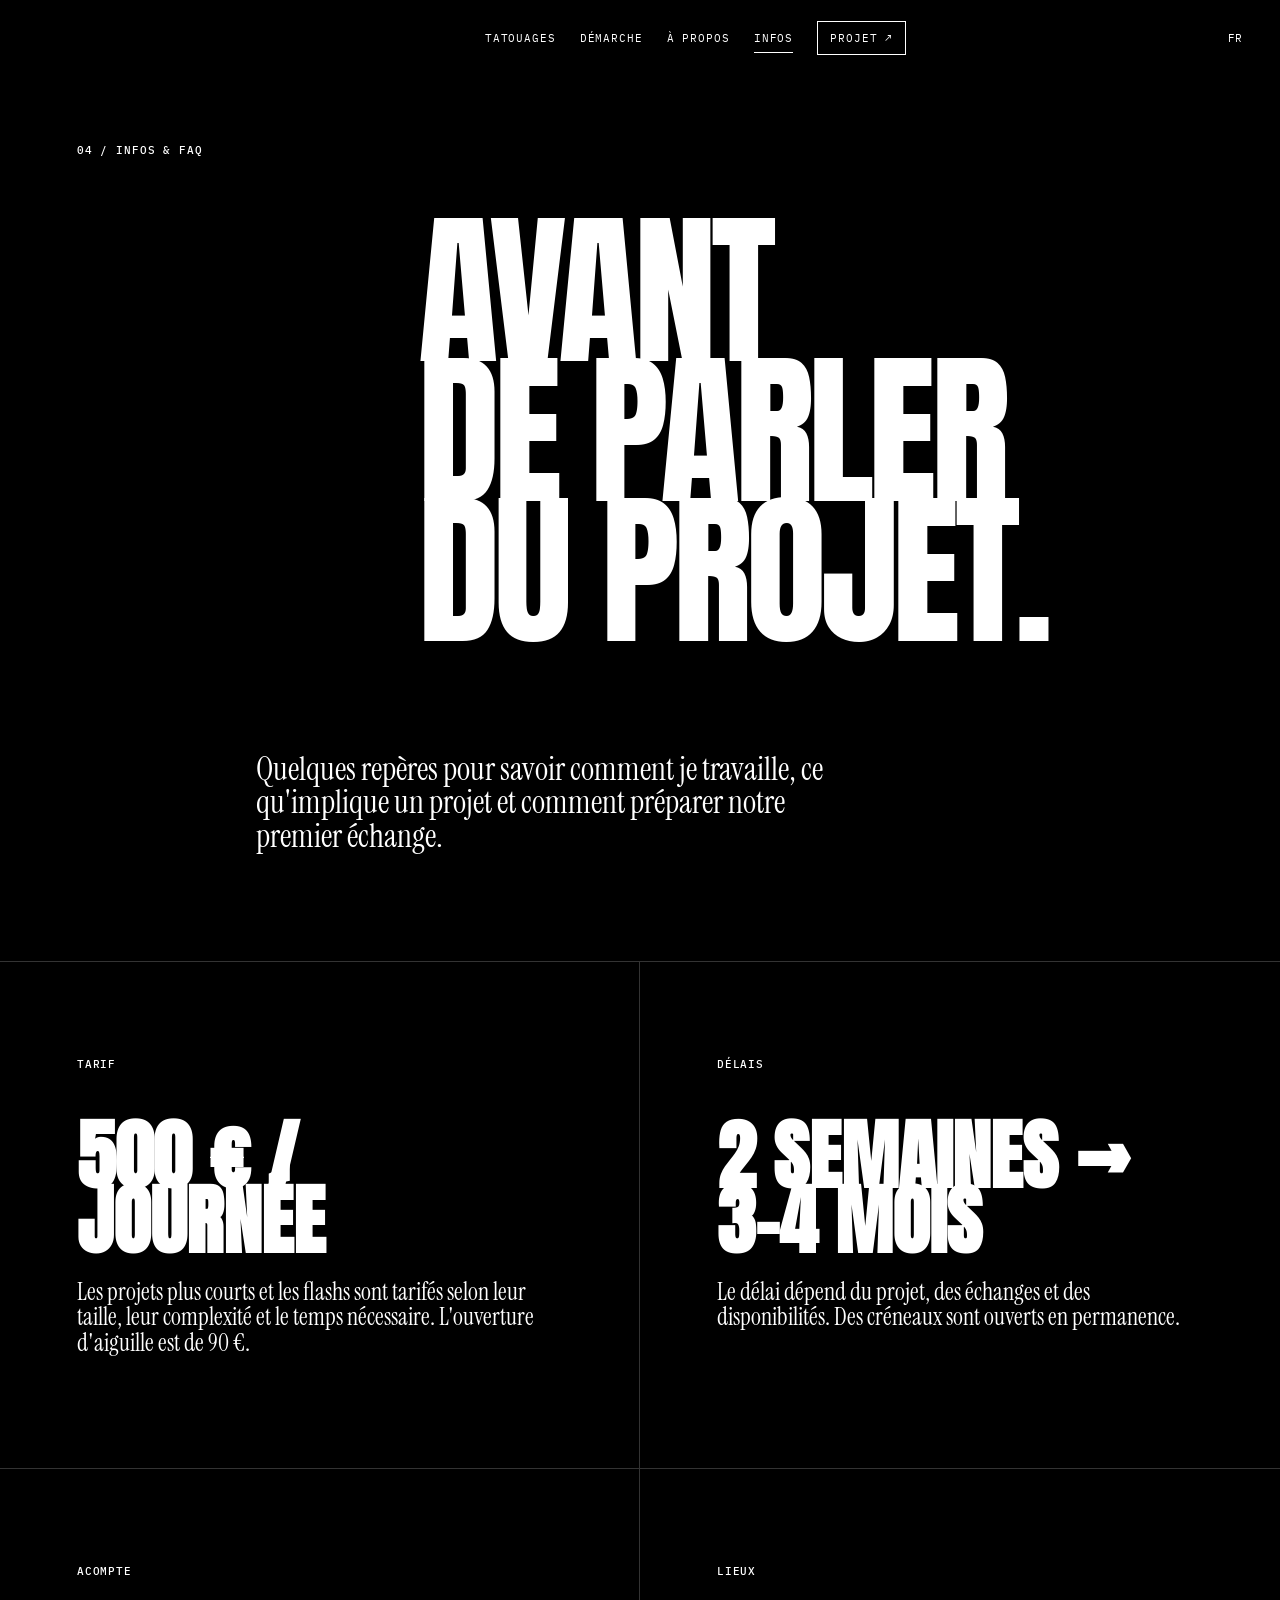
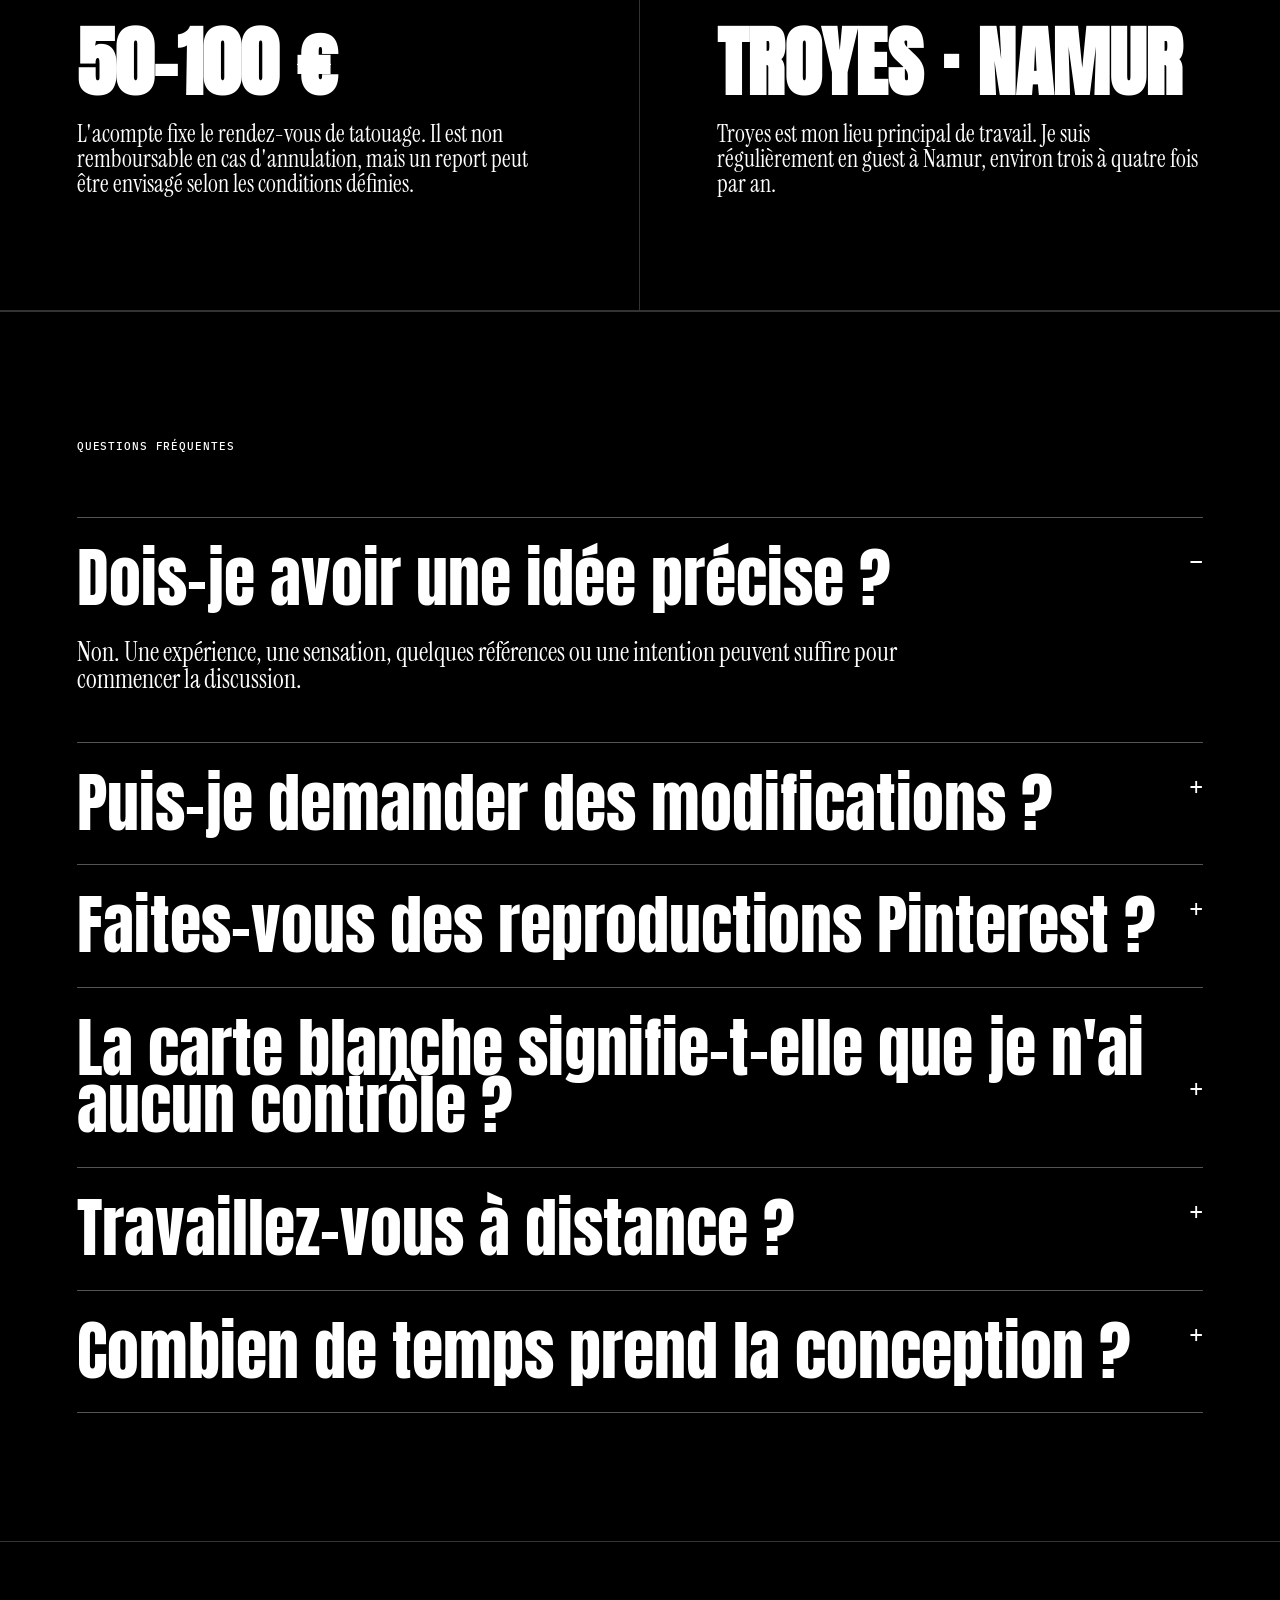
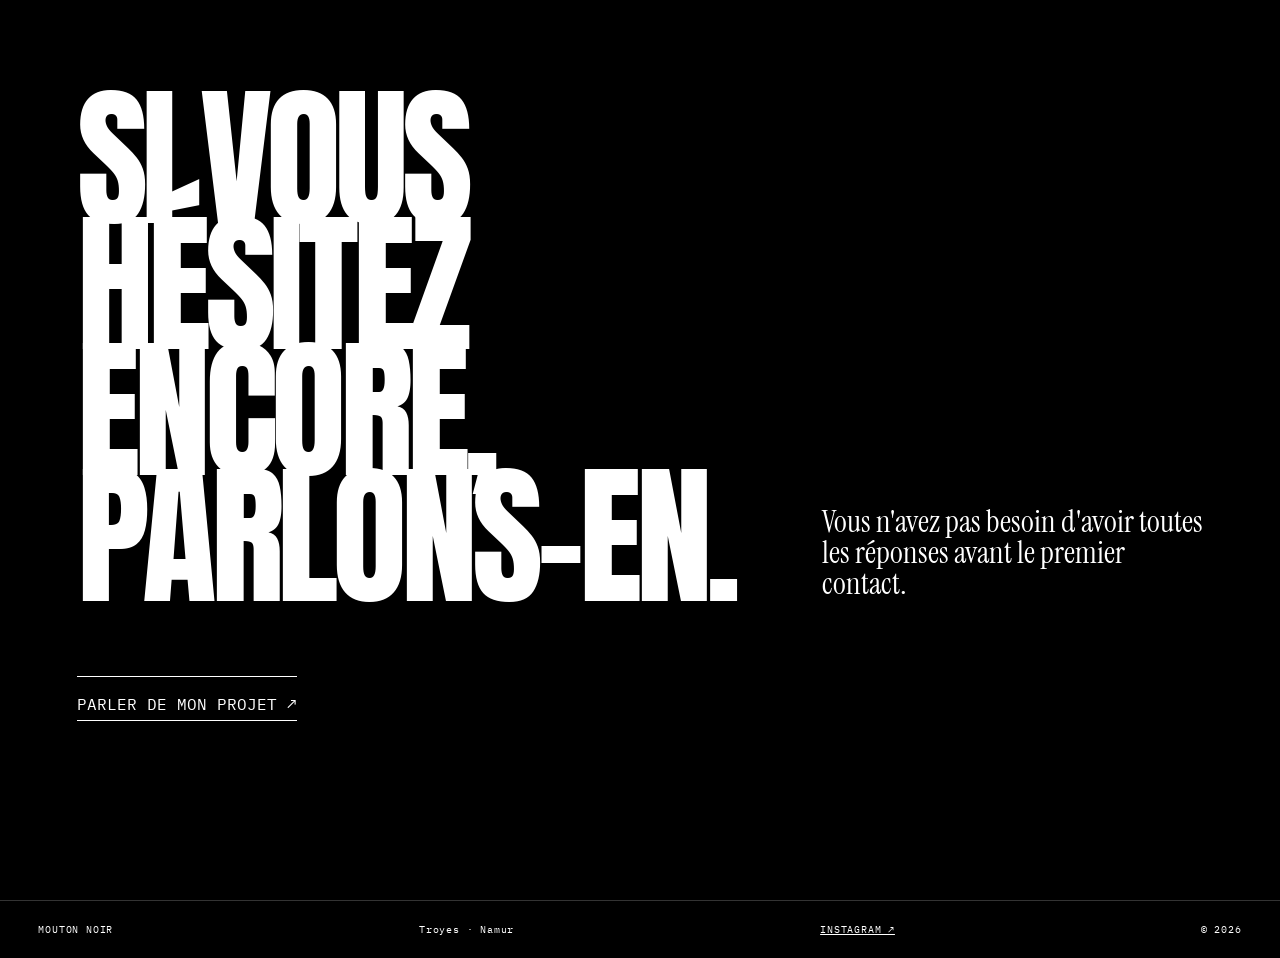
<file: infos.html>
<!doctype html><html lang="fr"><head><meta charset="utf-8"><meta name="viewport" content="width=device-width,initial-scale=1"><meta name="description" content="Informations pratiques, tarifs, fonctionnement, délais et questions fréquentes — Mouton Noir, tatouage à Troyes et Namur."><title>Infos & FAQ — Mouton Noir</title><link rel="preconnect" href="https://fonts.googleapis.com"><link rel="preconnect" href="https://fonts.gstatic.com" crossorigin><link href="https://fonts.googleapis.com/css2?family=Anton&family=IBM+Plex+Mono:wght@400;500&family=Instrument+Serif:ital@0;1&display=swap" rel="stylesheet"><link rel="stylesheet" href="styles.css"></head><body class="inner-page"><header class="site-header"><a class="wordmark" href="index.html"><img src="images/logo.jpg" alt="Mouton Noir"></a><nav><a href="index.html#tatouages">TATOUAGES</a><a href="demarche.html">DÉMARCHE</a><a href="a-propos.html">À PROPOS</a><a class="active" href="infos.html">INFOS</a><a class="nav-cta" href="projet.html">PROJET ↗</a></nav><a class="lang" href="index.html">FR</a></header><main><section class="inner-hero"><span class="mono">04 / INFOS & FAQ</span><h1>AVANT<br>DE PARLER<br>DU PROJET.</h1><p class="serif intro">Quelques repères pour savoir comment je travaille, ce qu'implique un projet et comment préparer notre premier échange.</p></section><section class="info-cards"><article><span class="mono">TARIF</span><h2>500 € / JOURNÉE</h2><p class="serif">Les projets plus courts et les flashs sont tarifés selon leur taille, leur complexité et le temps nécessaire. L'ouverture d'aiguille est de 90 €.</p></article><article><span class="mono">DÉLAIS</span><h2>2 SEMAINES → 3–4 MOIS</h2><p class="serif">Le délai dépend du projet, des échanges et des disponibilités. Des créneaux sont ouverts en permanence.</p></article><article><span class="mono">ACOMPTE</span><h2>50–100 €</h2><p class="serif">L'acompte fixe le rendez-vous de tatouage. Il est non remboursable en cas d'annulation, mais un report peut être envisagé selon les conditions définies.</p></article><article><span class="mono">LIEUX</span><h2>TROYES · NAMUR</h2><p class="serif">Troyes est mon lieu principal de travail. Je suis régulièrement en guest à Namur, environ trois à quatre fois par an.</p></article></section><section class="faq"><span class="mono">QUESTIONS FRÉQUENTES</span><details open><summary>Dois-je avoir une idée précise ?</summary><p class="serif">Non. Une expérience, une sensation, quelques références ou une intention peuvent suffire pour commencer la discussion.</p></details><details><summary>Puis-je demander des modifications ?</summary><p class="serif">Oui. Le projet vous est présenté avant le rendez-vous de tatouage et peut évoluer à partir de vos retours, y compris de manière importante.</p></details><details><summary>Faites-vous des reproductions Pinterest ?</summary><p class="serif">Non. Les références peuvent servir de matière, mais je ne reproduis pas un tatouage existant. L'objectif est de construire une pièce qui vous appartient.</p></details><details><summary>La carte blanche signifie-t-elle que je n'ai aucun contrôle ?</summary><p class="serif">Non. La carte blanche signifie une grande liberté d'interprétation, pas l'absence de dialogue. Vous apportez l'intention ; je prends la responsabilité de sa traduction graphique.</p></details><details><summary>Travaillez-vous à distance ?</summary><p class="serif">Oui, selon le projet. Le premier échange peut avoir lieu à distance. Pour les projets importants, plusieurs échanges peuvent être nécessaires avant le tatouage.</p></details><details><summary>Combien de temps prend la conception ?</summary><p class="serif">Rarement moins d'une heure et souvent plusieurs heures, parfois fractionnées. Le temps dépend de la complexité du projet et de la recherche nécessaire.</p></details></section><section class="closing"><h2>SI VOUS HÉSITEZ<br>ENCORE, PARLONS-EN.</h2><p class="serif">Vous n'avez pas besoin d'avoir toutes les réponses avant le premier contact.</p><a class="big-link" href="projet.html">PARLER DE MON PROJET ↗</a></section></main><footer class="site-footer"><span>MOUTON NOIR</span><span>Troyes · Namur</span><a href="https://www.instagram.com/mouton.noir.ttt/">INSTAGRAM ↗</a><span>© 2026</span></footer></body></html>
</file>
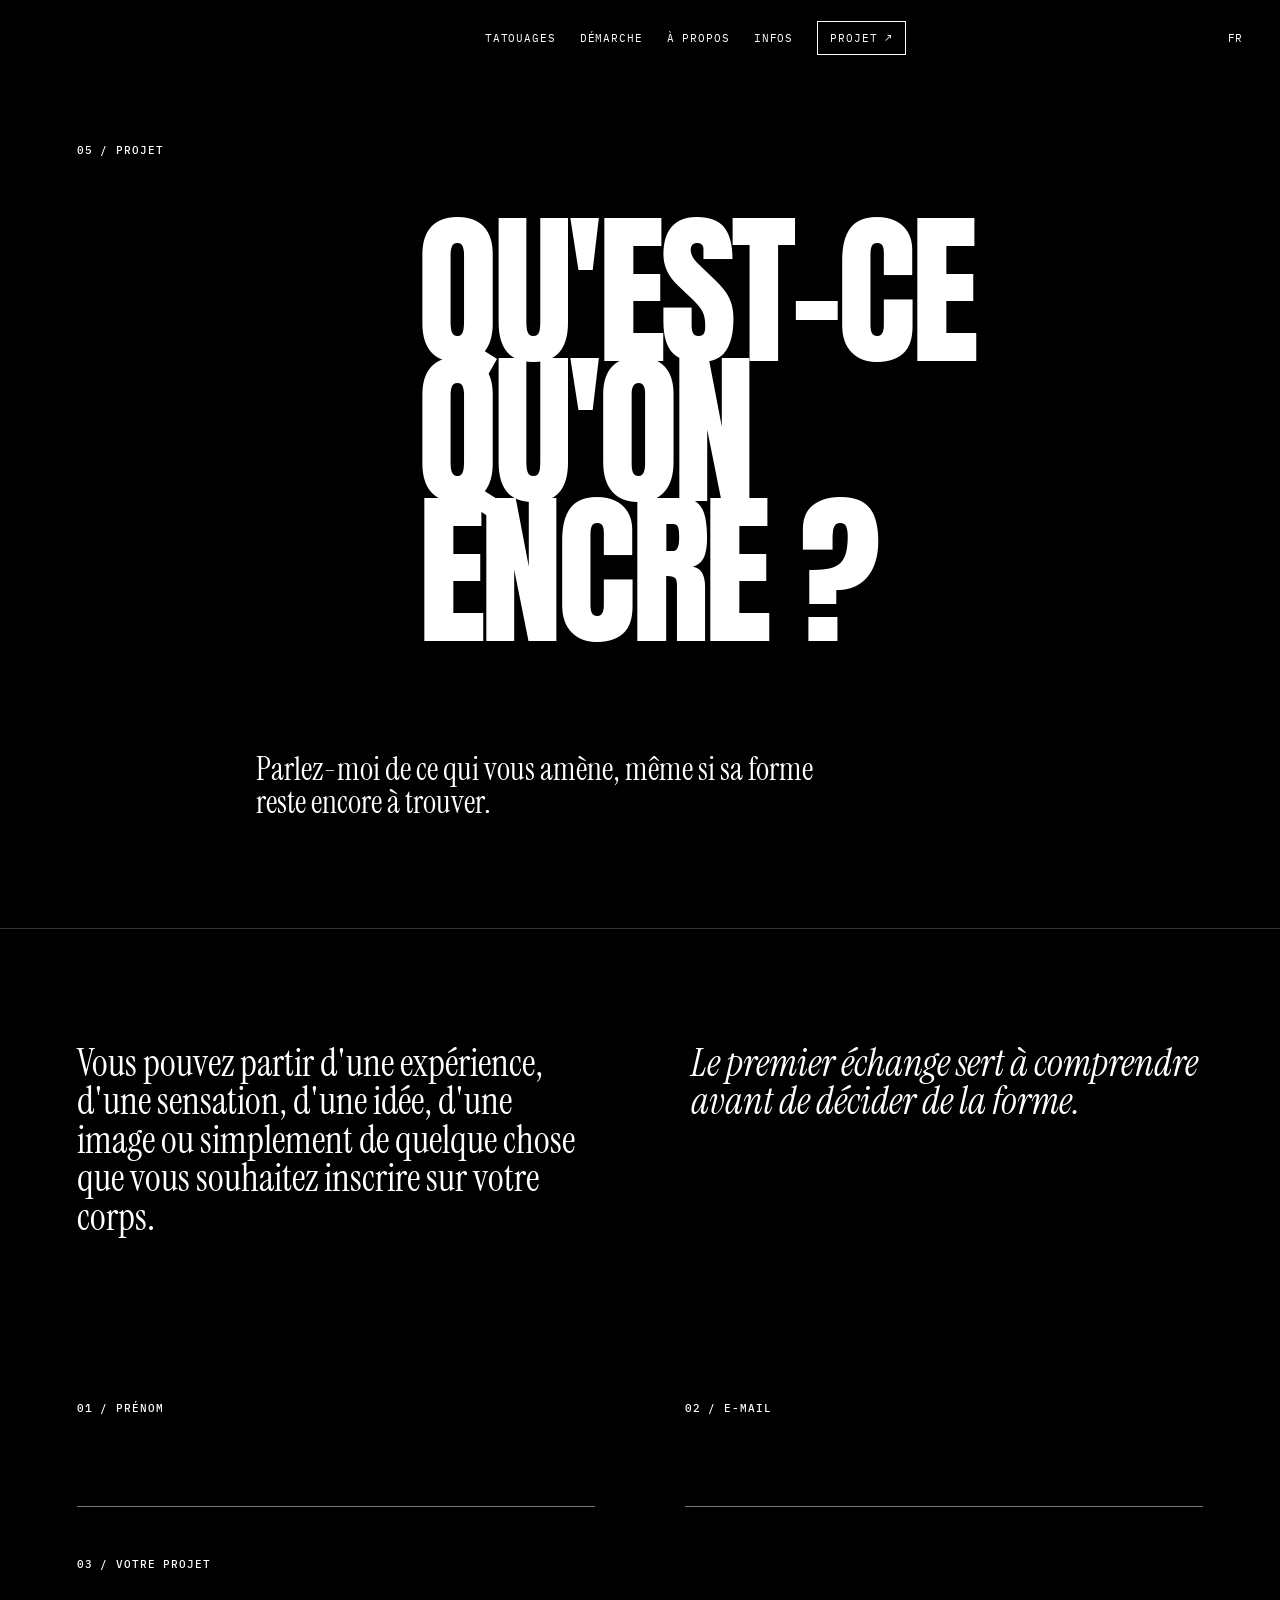
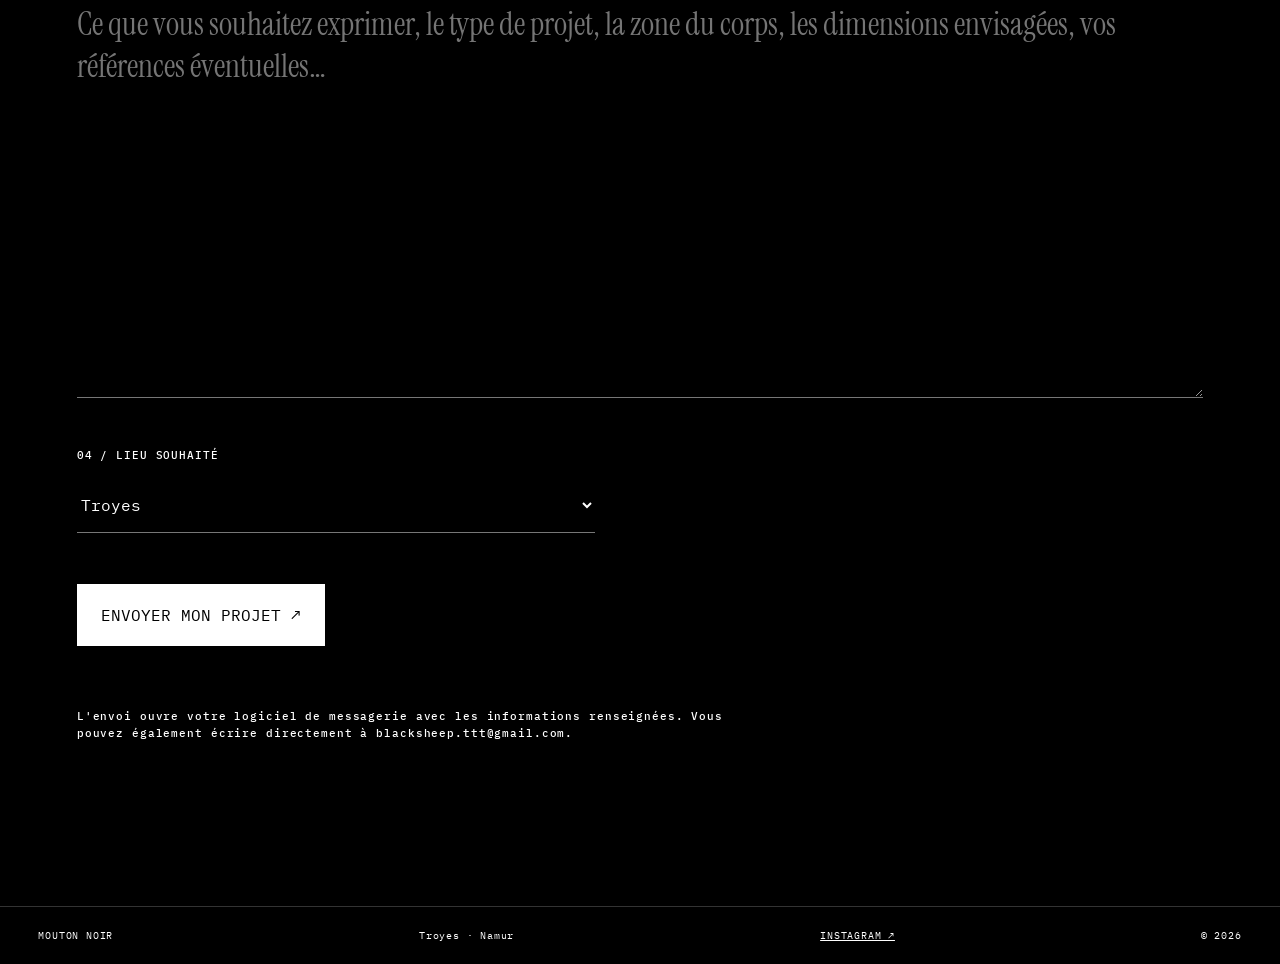
<file: projet.html>
<!doctype html><html lang="fr"><head><meta charset="utf-8"><meta name="viewport" content="width=device-width,initial-scale=1"><meta name="description" content="Parler d'un projet de tatouage avec Mouton Noir — Troyes, Namur et projets à distance."><title>Parler de mon projet — Mouton Noir</title><link rel="preconnect" href="https://fonts.googleapis.com"><link rel="preconnect" href="https://fonts.gstatic.com" crossorigin><link href="https://fonts.googleapis.com/css2?family=Anton&family=IBM+Plex+Mono:wght@400;500&family=Instrument+Serif:ital@0;1&display=swap" rel="stylesheet"><link rel="stylesheet" href="styles.css"></head><body class="inner-page project-page"><header class="site-header"><a class="wordmark" href="index.html"><img src="images/logo.jpg" alt="Mouton Noir"></a><nav><a href="index.html#tatouages">TATOUAGES</a><a href="demarche.html">DÉMARCHE</a><a href="a-propos.html">À PROPOS</a><a href="infos.html">INFOS</a><a class="nav-cta active" href="projet.html">PROJET ↗</a></nav><a class="lang" href="index.html">FR</a></header><main><section class="inner-hero"><span class="mono">05 / PROJET</span><h1>QU'EST-CE<br>QU'ON<br>ENCRE ?</h1><p class="serif intro">Parlez-moi de ce qui vous amène, même si sa forme reste encore à trouver.</p></section><section class="project-intro"><p class="serif">Vous pouvez partir d'une expérience, d'une sensation, d'une idée, d'une image ou simplement de quelque chose que vous souhaitez inscrire sur votre corps.</p><p class="serif"><em>Le premier échange sert à comprendre avant de décider de la forme.</em></p></section><form class="full-project-form" action="mailto:blacksheep.ttt@gmail.com" method="post" enctype="text/plain"><label><span class="mono">01 / PRÉNOM</span><input name="Prénom" type="text" autocomplete="given-name" required></label><label><span class="mono">02 / E-MAIL</span><input name="Email" type="email" autocomplete="email" required></label><label><span class="mono">03 / VOTRE PROJET</span><textarea name="Projet" rows="9" required placeholder="Ce que vous souhaitez exprimer, le type de projet, la zone du corps, les dimensions envisagées, vos références éventuelles…"></textarea></label><label><span class="mono">04 / LIEU SOUHAITÉ</span><select name="Lieu"><option>Troyes</option><option>Namur</option><option>Autre / à distance</option></select></label><button type="submit">ENVOYER MON PROJET ↗</button><p class="form-note mono">L'envoi ouvre votre logiciel de messagerie avec les informations renseignées. Vous pouvez également écrire directement à <a href="mailto:blacksheep.ttt@gmail.com">blacksheep.ttt@gmail.com</a>.</p></form></main><footer class="site-footer"><span>MOUTON NOIR</span><span>Troyes · Namur</span><a href="https://www.instagram.com/mouton.noir.ttt/">INSTAGRAM ↗</a><span>© 2026</span></footer></body></html>
</file>
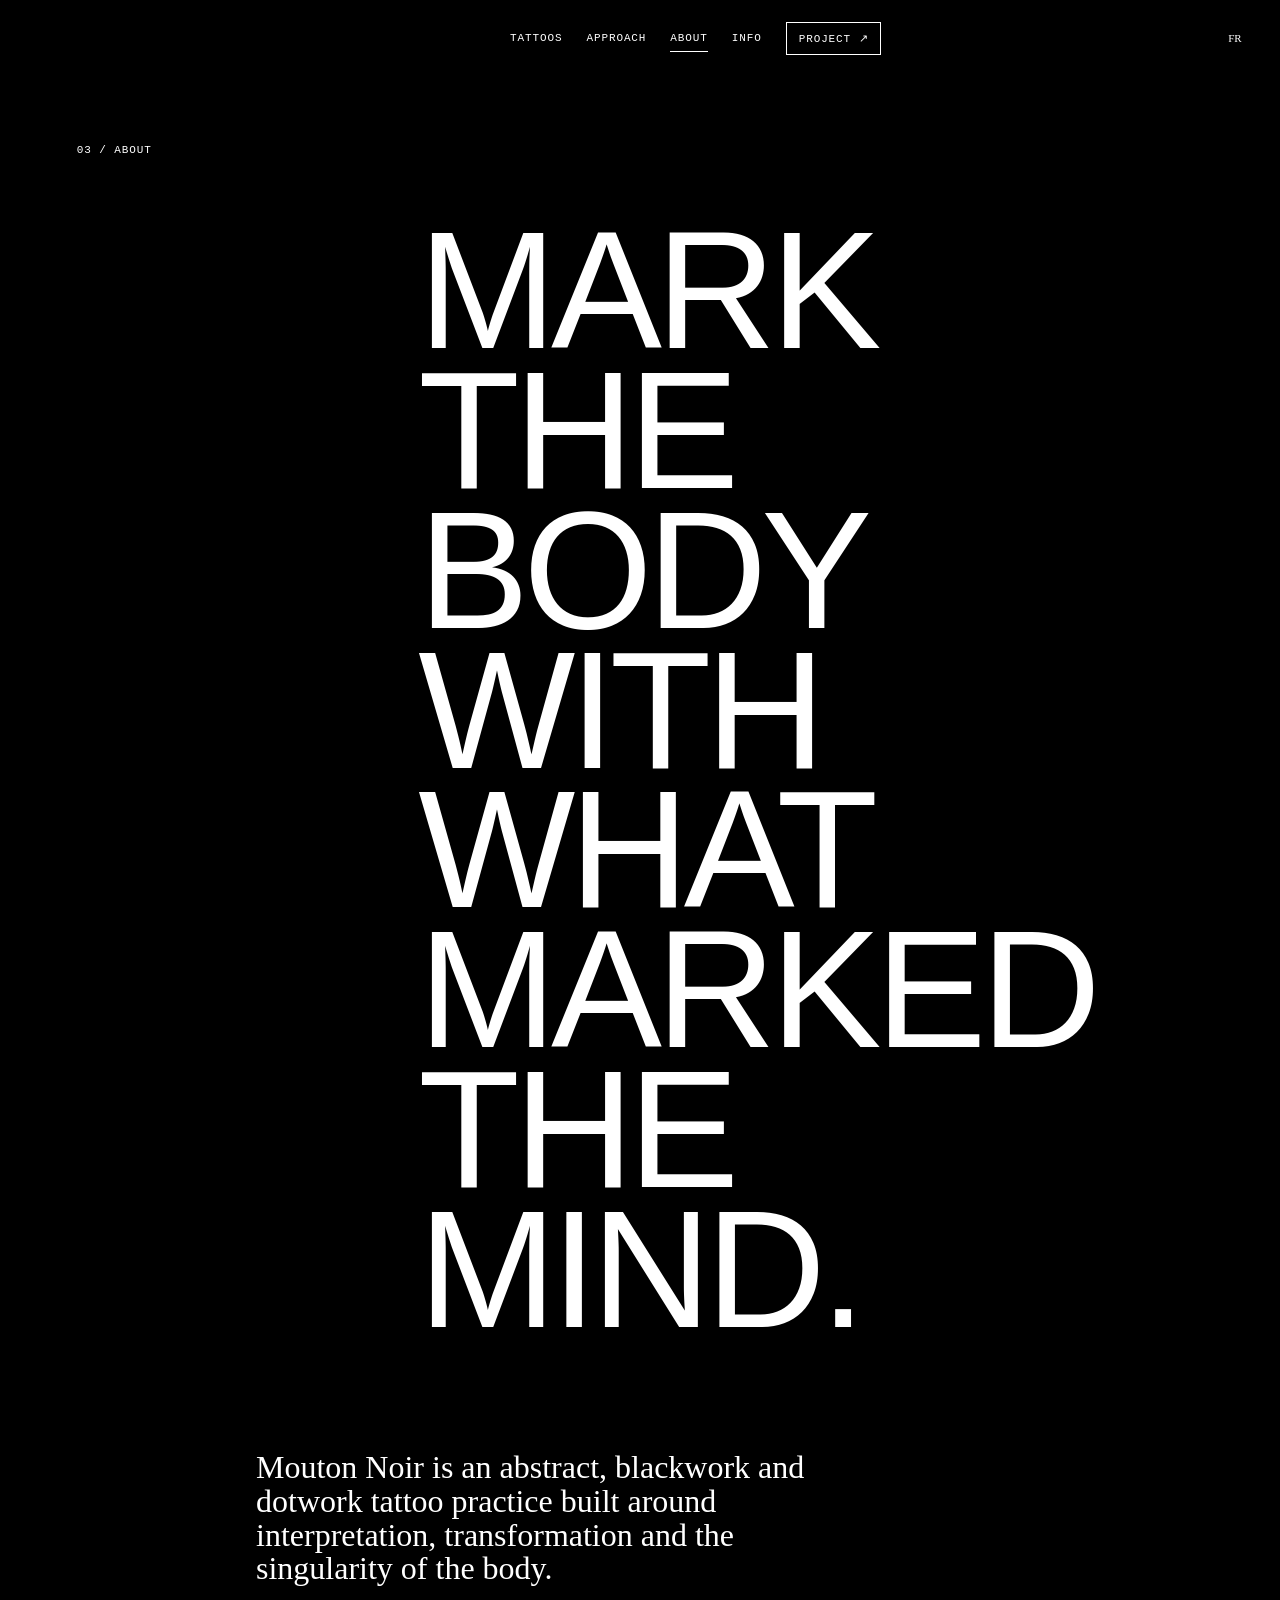
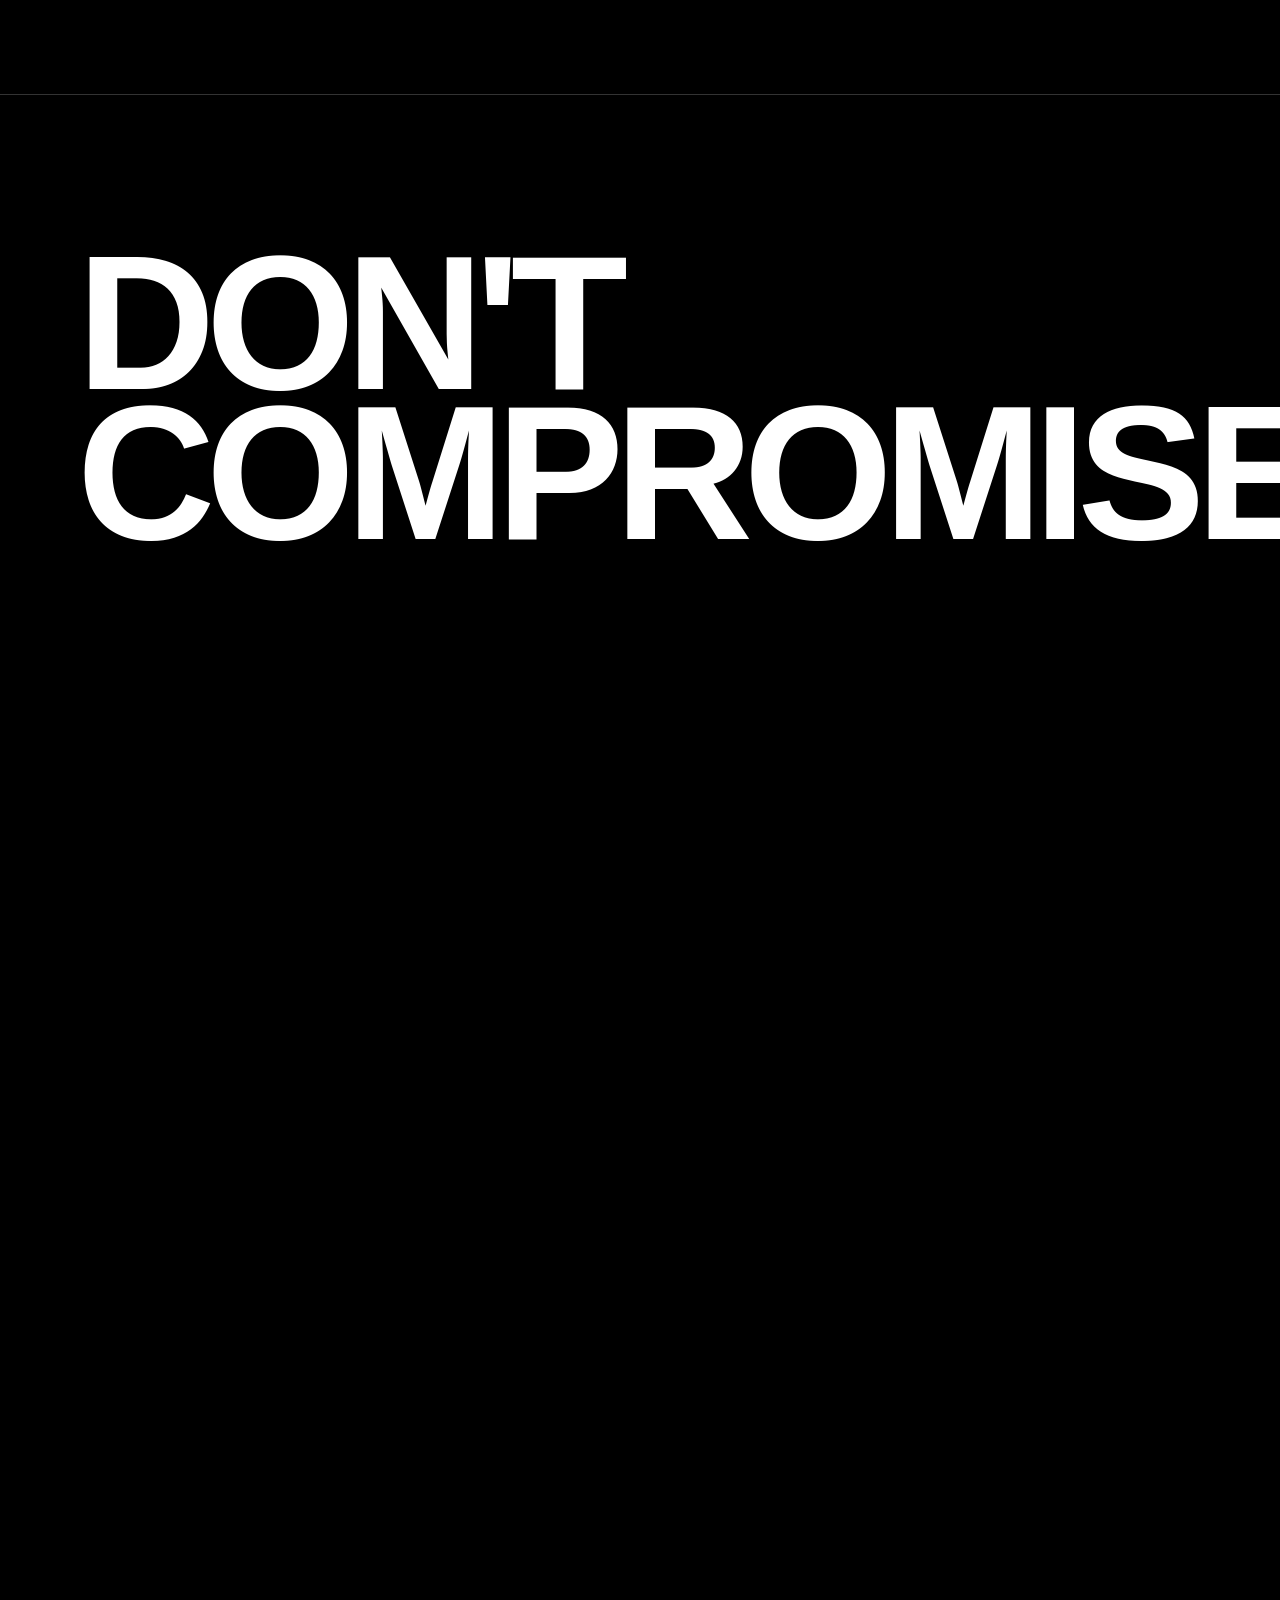
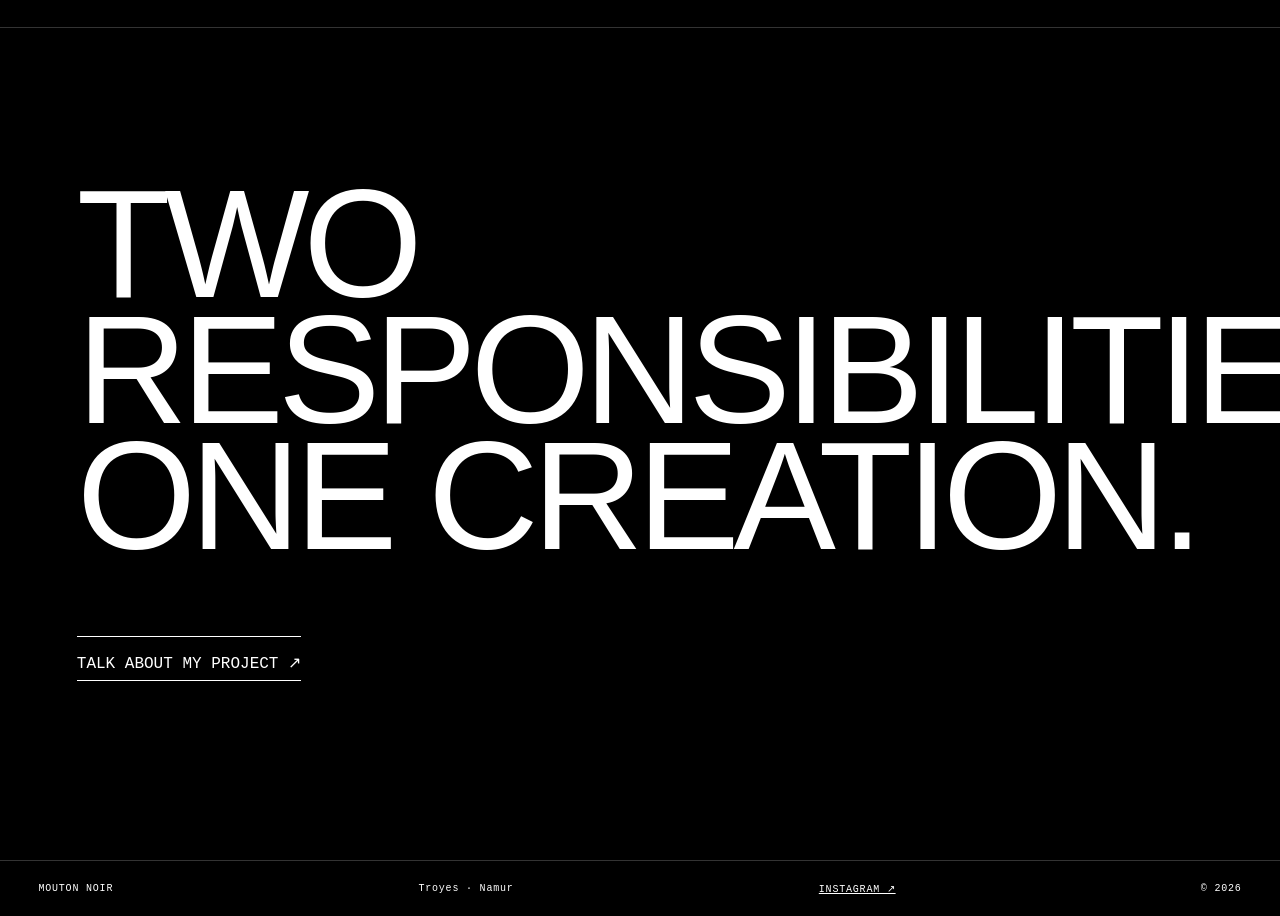
<file: en/a-propos.html>
<!doctype html><html lang="en"><head><meta charset="utf-8"><meta name="viewport" content="width=device-width,initial-scale=1"><title>About — Mouton Noir</title><link rel="stylesheet" href="../styles.css"></head><body class="inner-page"><header class="site-header"><a class="wordmark" href="../index.html"><img src="../images/logo.jpg" alt="Mouton Noir"></a><nav><a href="tatouages.html">TATTOOS</a><a href="demarche.html">APPROACH</a><a class="active" href="a-propos.html">ABOUT</a><a href="infos.html">INFO</a><a class="nav-cta" href="projet.html">PROJECT ↗</a></nav><a class="lang" href="../index.html" lang="fr">FR</a></header><main><section class="inner-hero"><span class="mono">03 / ABOUT</span><h1>MARK THE BODY<br>WITH WHAT<br>MARKED THE MIND.</h1><p class="serif intro">Mouton Noir is an abstract, blackwork and dotwork tattoo practice built around interpretation, transformation and the singularity of the body.</p></section><section class="manifesto-page"><h2>DON'T<br>COMPROMISE.</h2><div class="serif manifesto-copy"><p>Not by turning your story into a standardised motif.</p><p>Not by abandoning my graphic language to reproduce what already exists.</p><p>We are not looking for a tattoo that pleases everyone.</p><p><strong>We give a unique body to a unique intention.</strong></p><p>My graphic language is not negotiable.<br>Your intention isn't either.</p></div></section><section class="closing"><h2>TWO<br>RESPONSIBILITIES.<br>ONE CREATION.</h2><p class="serif">You bring what needs to be expressed. I take responsibility for how it becomes a form.</p><a class="big-link" href="projet.html">TALK ABOUT MY PROJECT ↗</a></section></main><footer class="site-footer"><span>MOUTON NOIR</span><span>Troyes · Namur</span><a href="https://www.instagram.com/mouton.noir.ttt/">INSTAGRAM ↗</a><span>© 2026</span></footer></body></html>
</file>
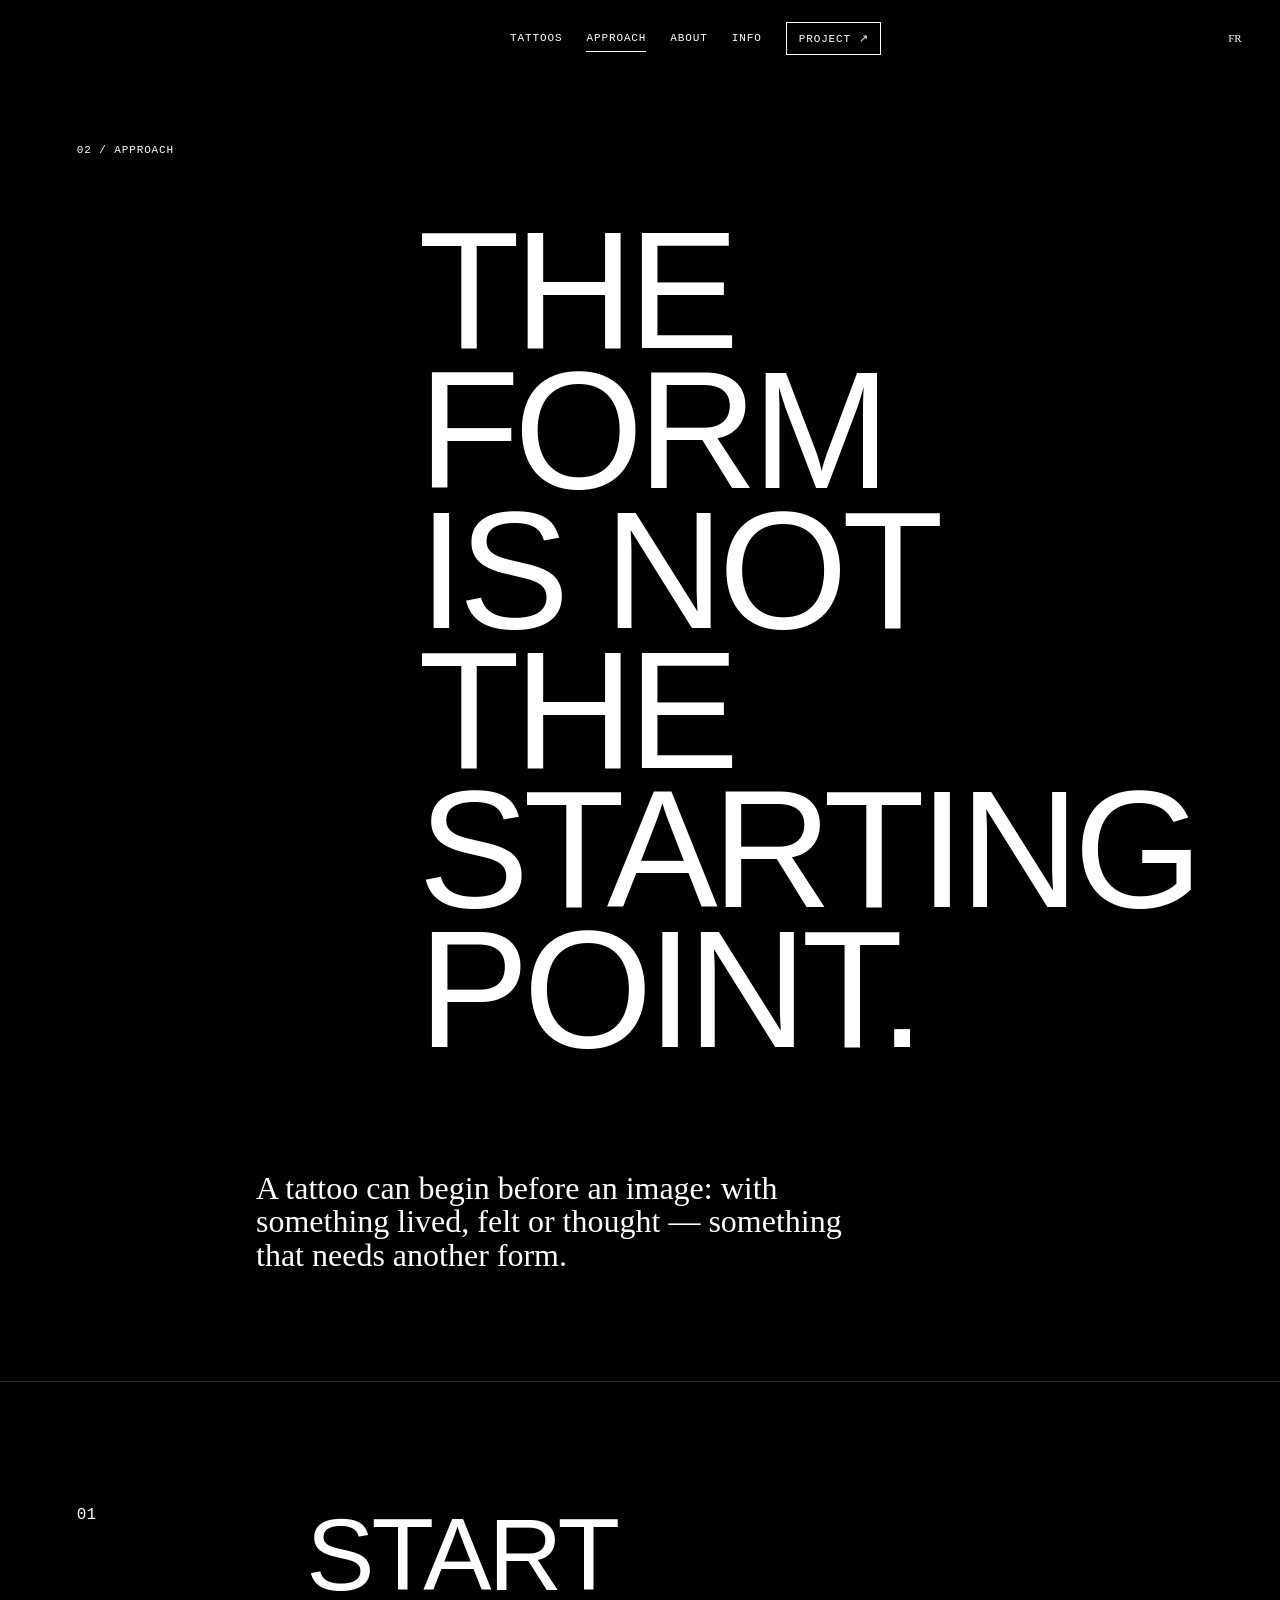
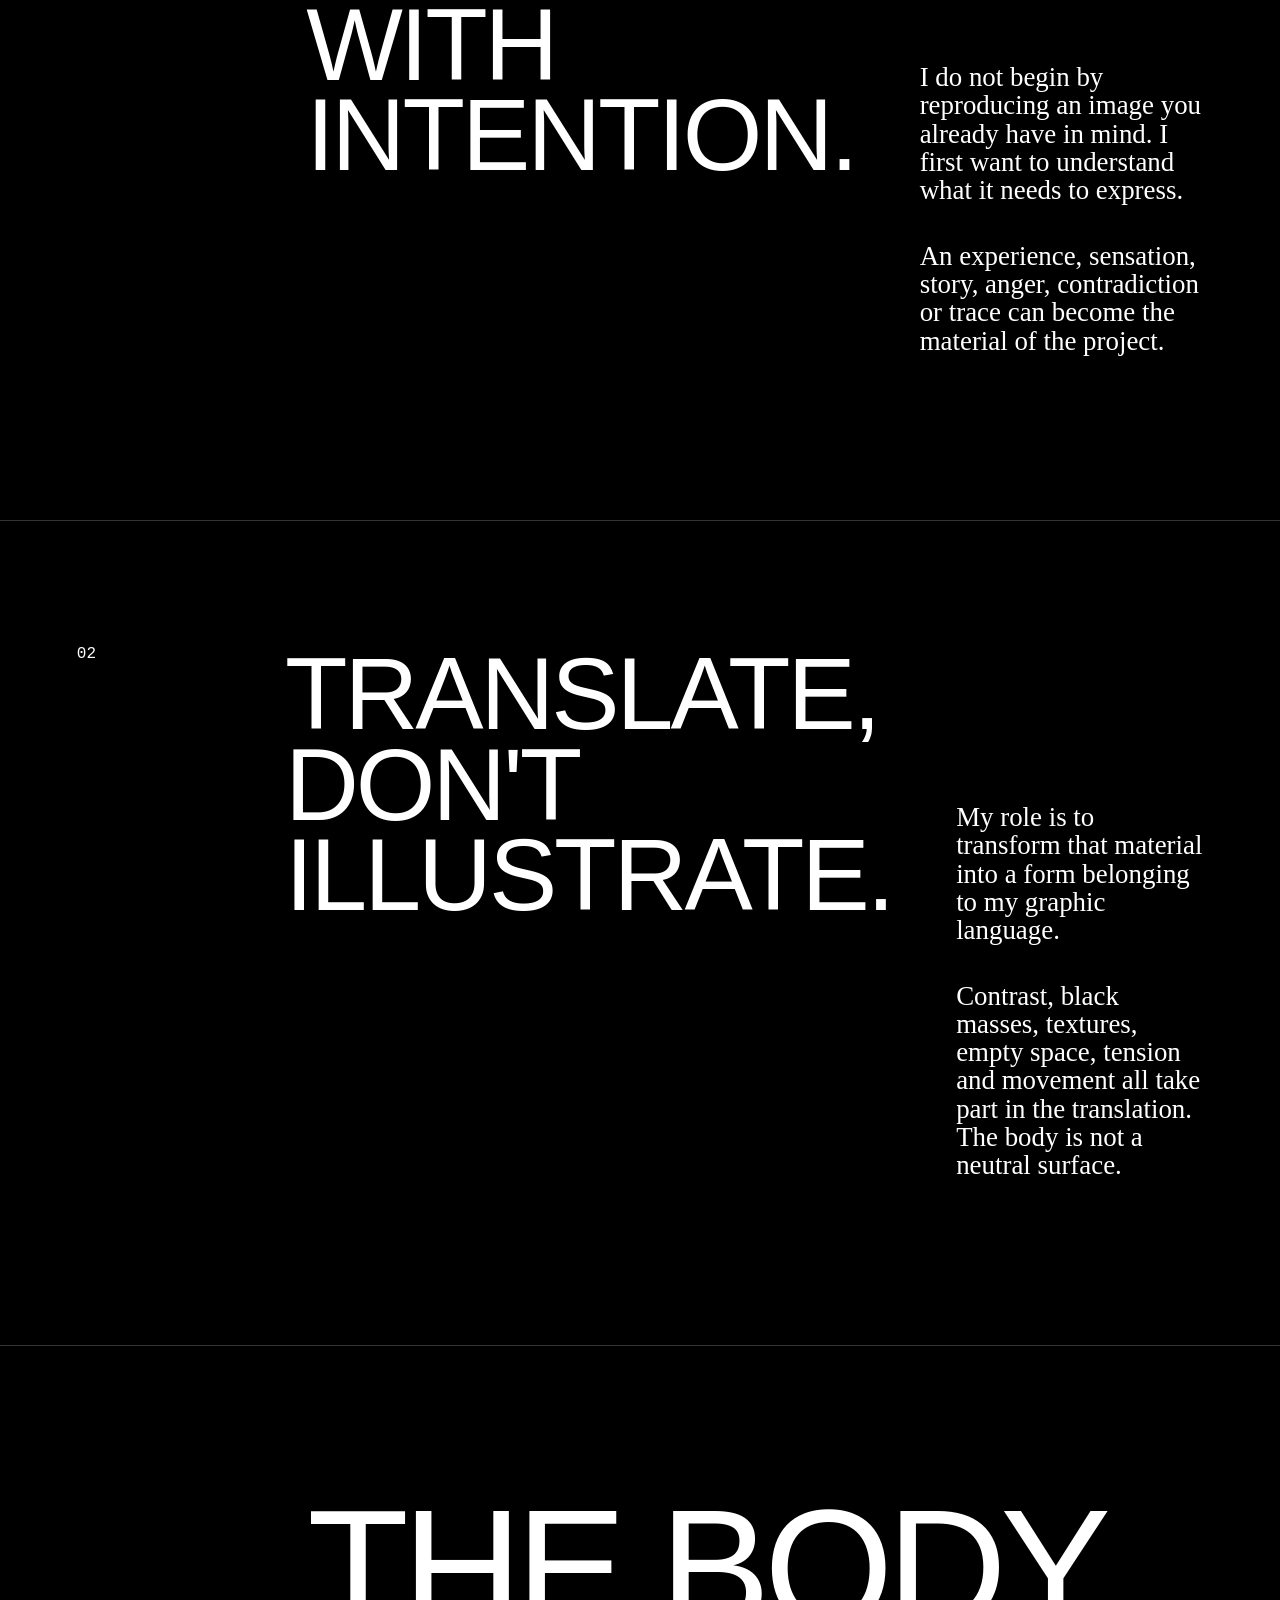
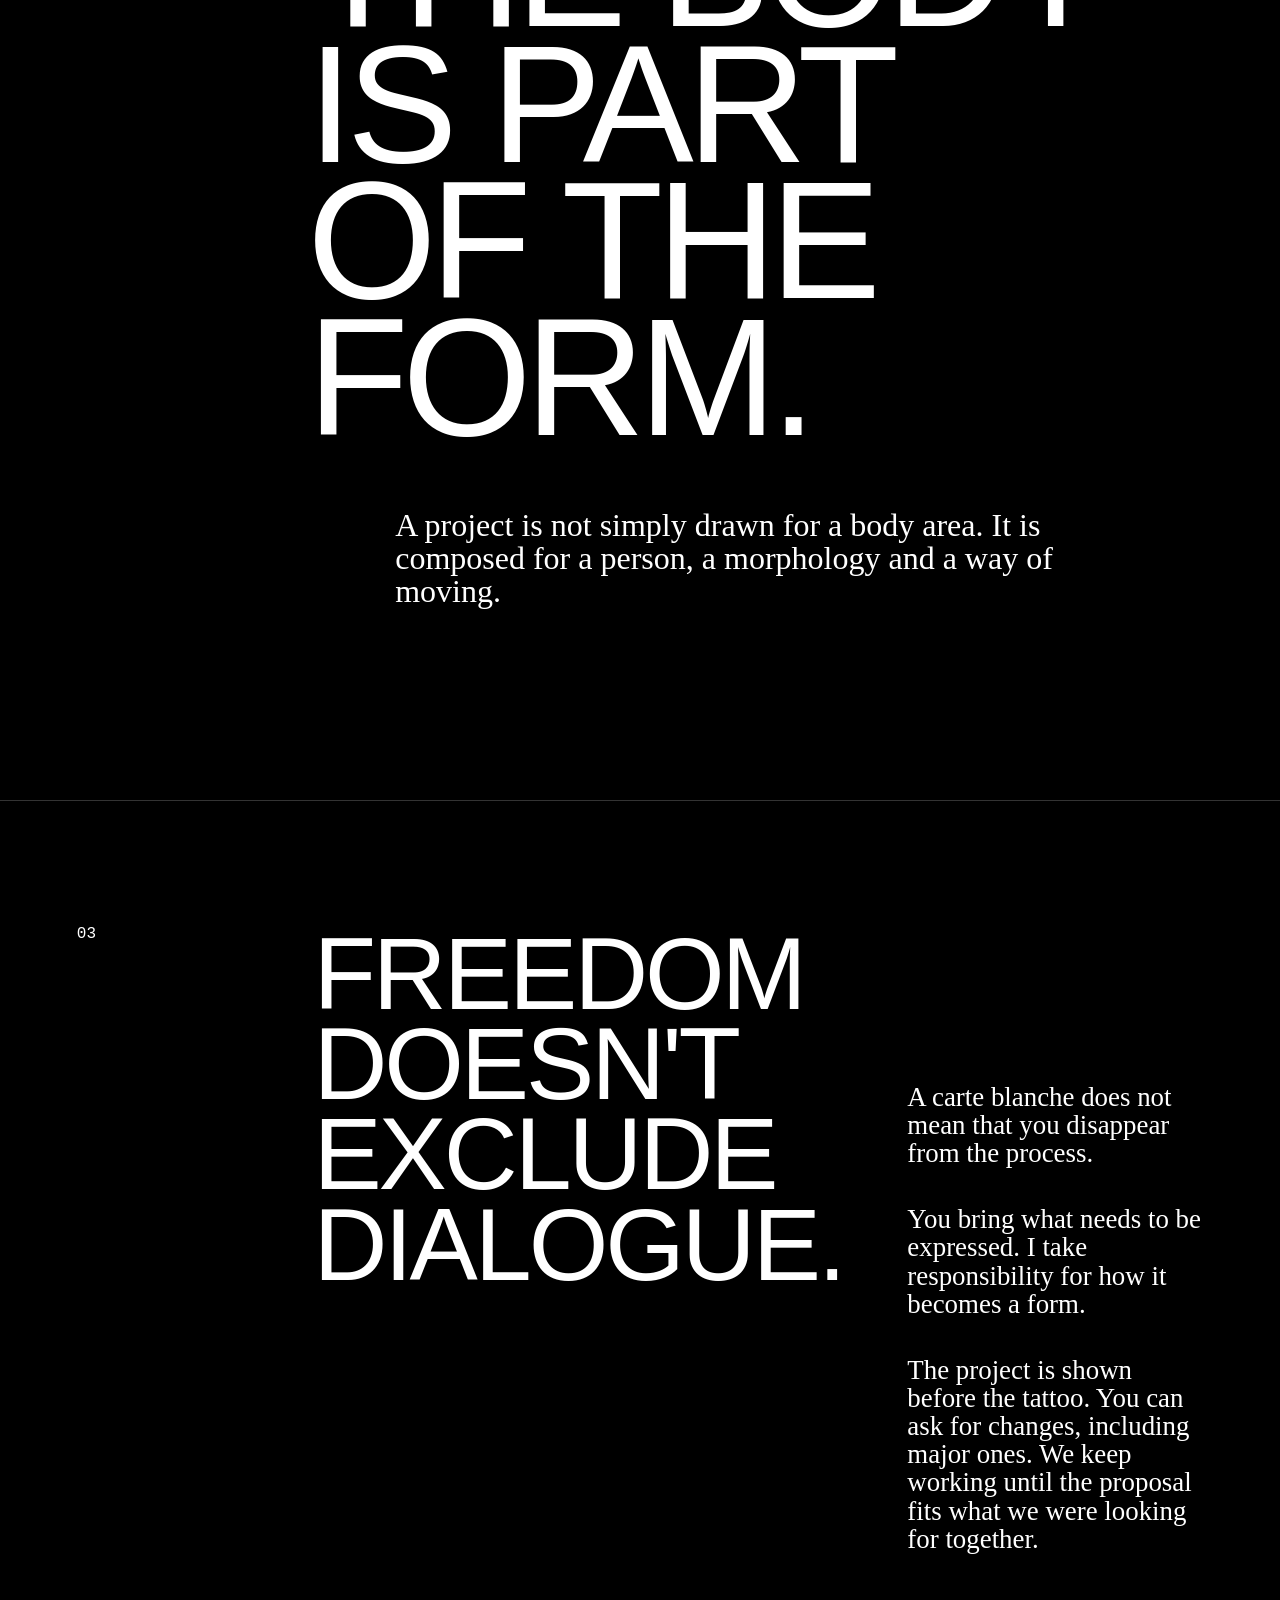
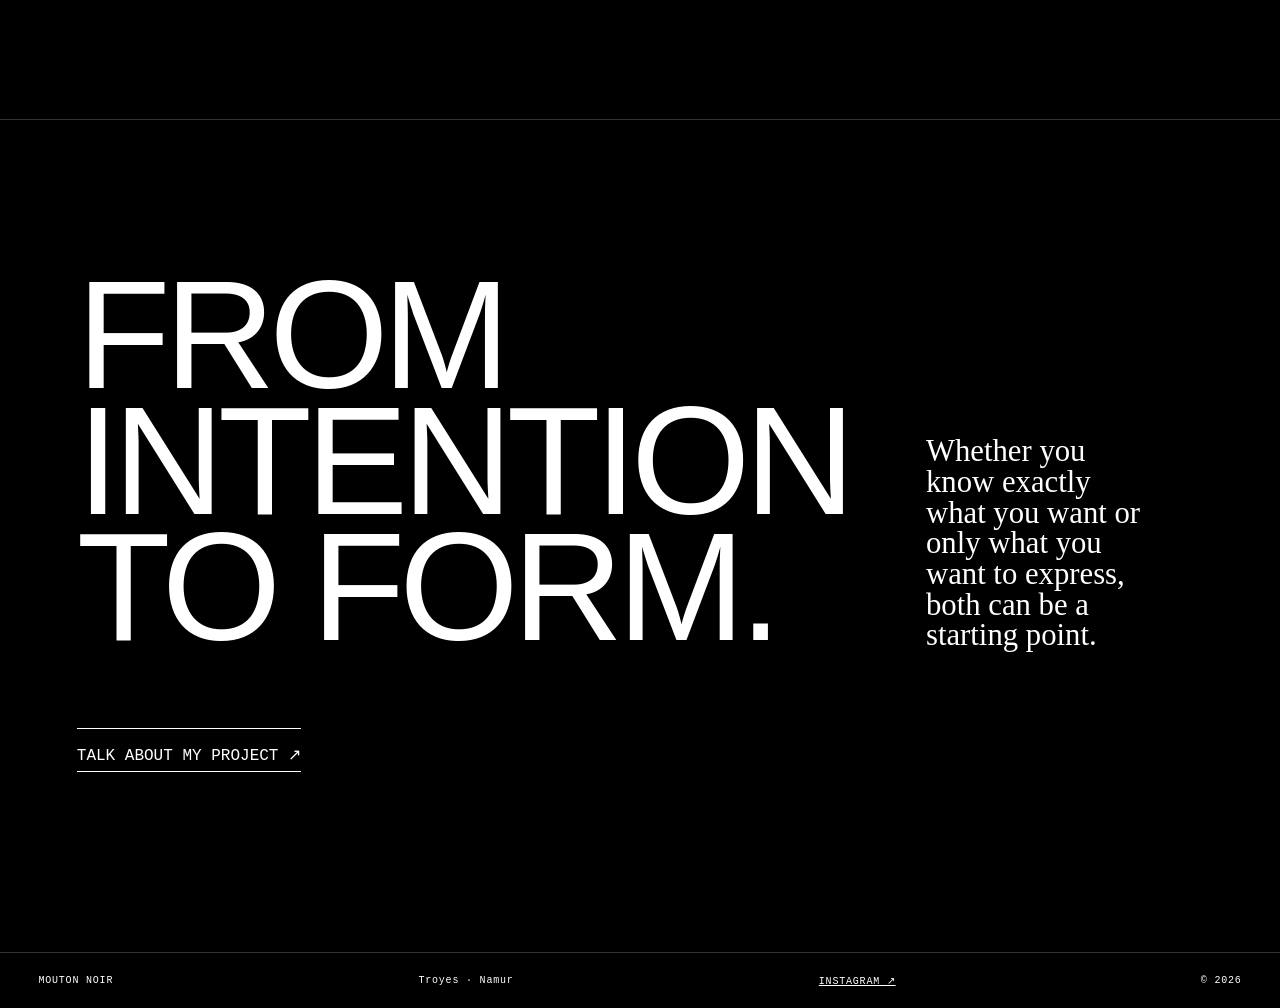
<file: en/demarche.html>
<!doctype html><html lang="en"><head><meta charset="utf-8"><meta name="viewport" content="width=device-width,initial-scale=1"><meta name="description" content="The Mouton Noir tattoo approach: translating personal intention into an abstract graphic language."><title>Approach — Mouton Noir</title><link rel="stylesheet" href="../styles.css"></head><body class="inner-page"><header class="site-header"><a class="wordmark" href="../index.html"><img src="../images/logo.jpg" alt="Mouton Noir"></a><nav><a href="tatouages.html">TATTOOS</a><a class="active" href="demarche.html">APPROACH</a><a href="a-propos.html">ABOUT</a><a href="infos.html">INFO</a><a class="nav-cta" href="projet.html">PROJECT ↗</a></nav><a class="lang" href="../index.html" lang="fr">FR</a></header><main><section class="inner-hero"><span class="mono">02 / APPROACH</span><h1>THE FORM<br>IS NOT<br>THE STARTING<br>POINT.</h1><p class="serif intro">A tattoo can begin before an image: with something lived, felt or thought — something that needs another form.</p></section><section class="statement-grid"><div class="giant-number">01</div><div><h2>START<br>WITH<br>INTENTION.</h2></div><div class="serif body-copy"><p>I do not begin by reproducing an image you already have in mind. I first want to understand what it needs to express.</p><p>An experience, sensation, story, anger, contradiction or trace can become the material of the project.</p></div></section><section class="statement-grid reverse"><div class="giant-number">02</div><div><h2>TRANSLATE,<br>DON'T<br>ILLUSTRATE.</h2></div><div class="serif body-copy"><p>My role is to transform that material into a form belonging to my graphic language.</p><p>Contrast, black masses, textures, empty space, tension and movement all take part in the translation. The body is not a neutral surface.</p></div></section><section class="full-bleed-statement"><h2>THE BODY<br>IS PART<br>OF THE FORM.</h2><p class="serif">A project is not simply drawn for a body area. It is composed for a person, a morphology and a way of moving.</p></section><section class="statement-grid"><div class="giant-number">03</div><div><h2>FREEDOM<br>DOESN'T<br>EXCLUDE<br>DIALOGUE.</h2></div><div class="serif body-copy"><p>A carte blanche does not mean that you disappear from the process.</p><p>You bring what needs to be expressed. I take responsibility for how it becomes a form.</p><p>The project is shown before the tattoo. You can ask for changes, including major ones. We keep working until the proposal fits what we were looking for together.</p></div></section><section class="closing"><h2>FROM<br>INTENTION<br>TO FORM.</h2><p class="serif">Whether you know exactly what you want or only what you want to express, both can be a starting point.</p><a class="big-link" href="projet.html">TALK ABOUT MY PROJECT ↗</a></section></main><footer class="site-footer"><span>MOUTON NOIR</span><span>Troyes · Namur</span><a href="https://www.instagram.com/mouton.noir.ttt/">INSTAGRAM ↗</a><span>© 2026</span></footer></body></html>
</file>
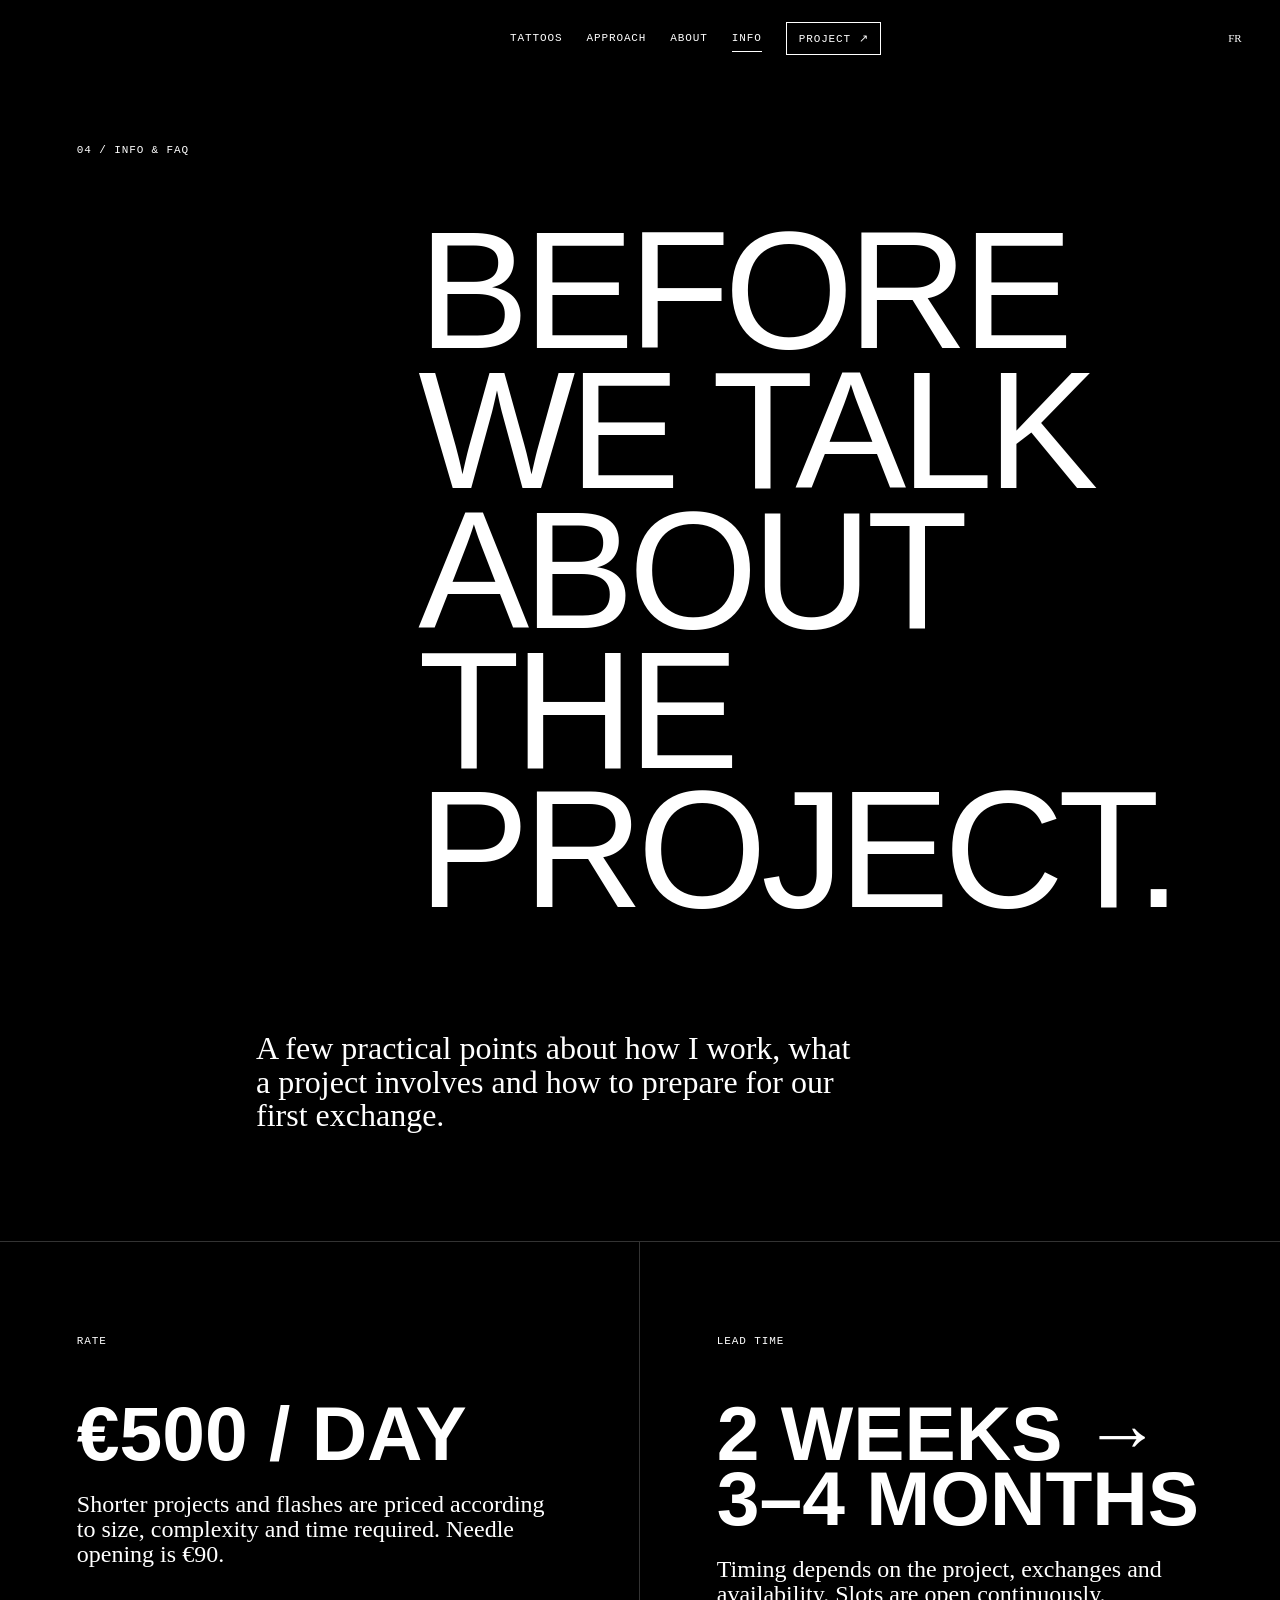
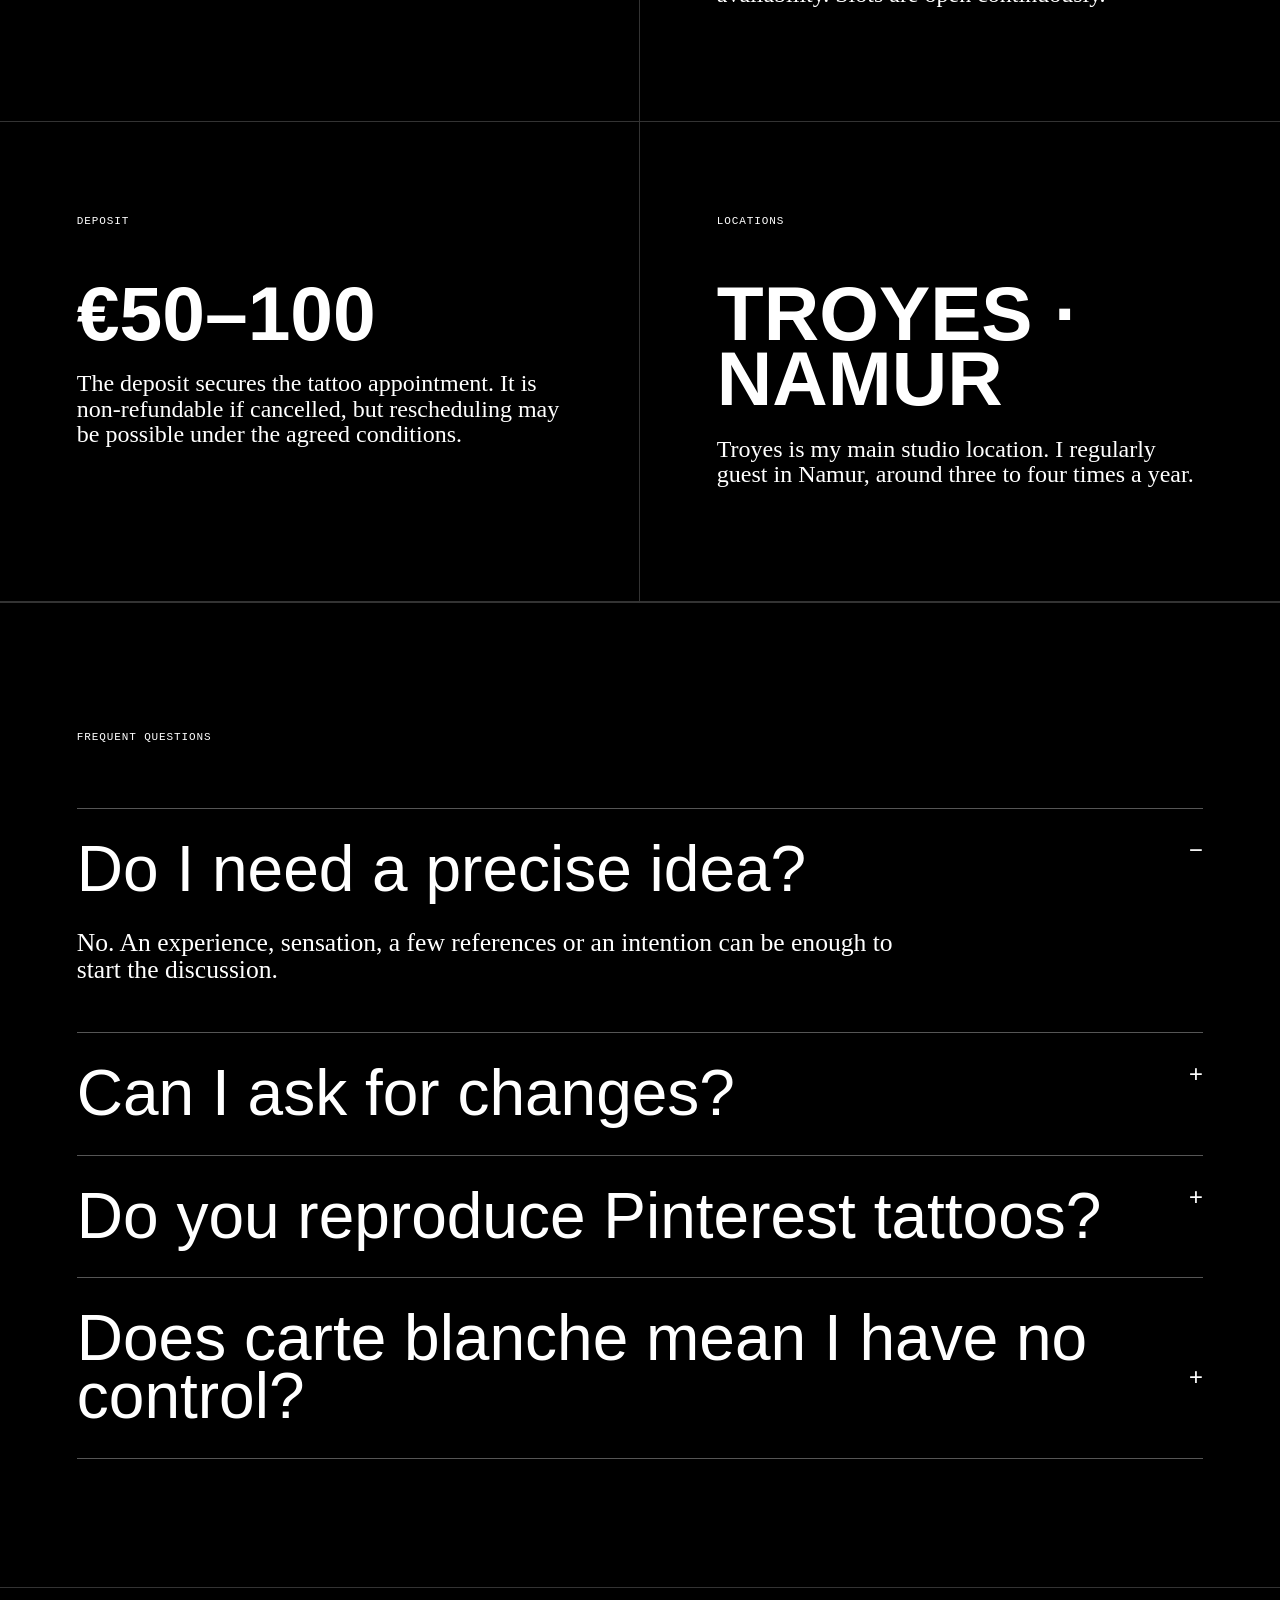
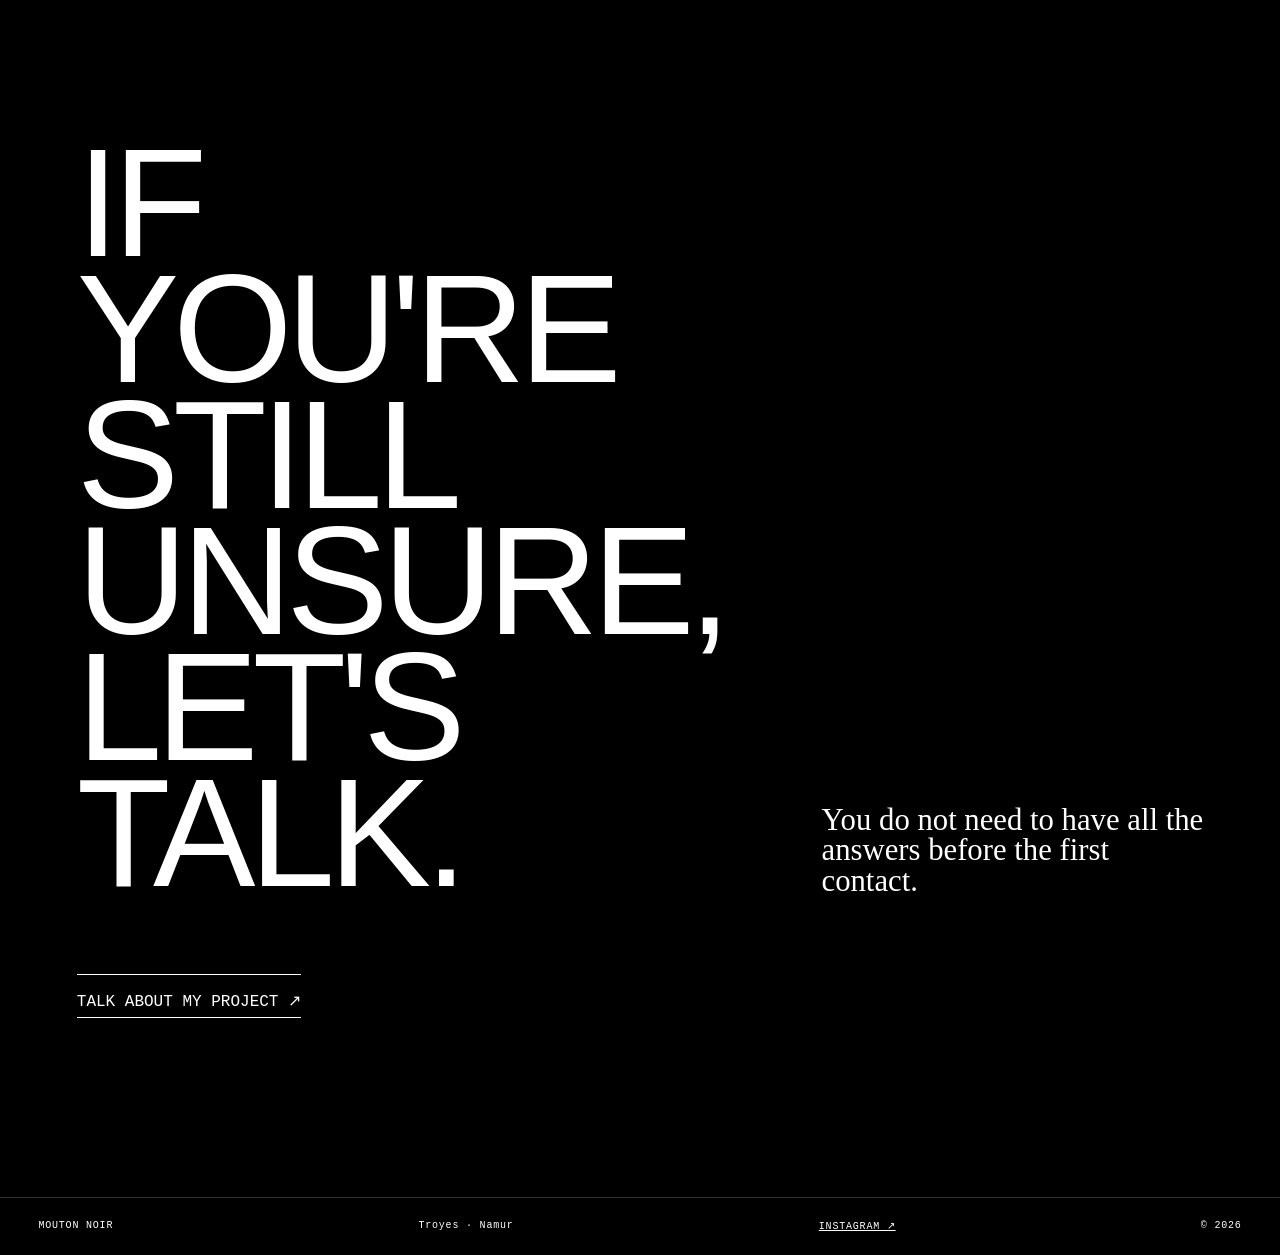
<file: en/infos.html>
<!doctype html><html lang="en"><head><meta charset="utf-8"><meta name="viewport" content="width=device-width,initial-scale=1"><title>Info & FAQ — Mouton Noir</title><link rel="stylesheet" href="../styles.css"></head><body class="inner-page"><header class="site-header"><a class="wordmark" href="../index.html"><img src="../images/logo.jpg" alt="Mouton Noir"></a><nav><a href="tatouages.html">TATTOOS</a><a href="demarche.html">APPROACH</a><a href="a-propos.html">ABOUT</a><a class="active" href="infos.html">INFO</a><a class="nav-cta" href="projet.html">PROJECT ↗</a></nav><a class="lang" href="../index.html" lang="fr">FR</a></header><main><section class="inner-hero"><span class="mono">04 / INFO & FAQ</span><h1>BEFORE<br>WE TALK<br>ABOUT<br>THE PROJECT.</h1><p class="serif intro">A few practical points about how I work, what a project involves and how to prepare for our first exchange.</p></section><section class="info-cards"><article><span class="mono">RATE</span><h2>€500 / DAY</h2><p class="serif">Shorter projects and flashes are priced according to size, complexity and time required. Needle opening is €90.</p></article><article><span class="mono">LEAD TIME</span><h2>2 WEEKS → 3–4 MONTHS</h2><p class="serif">Timing depends on the project, exchanges and availability. Slots are open continuously.</p></article><article><span class="mono">DEPOSIT</span><h2>€50–100</h2><p class="serif">The deposit secures the tattoo appointment. It is non-refundable if cancelled, but rescheduling may be possible under the agreed conditions.</p></article><article><span class="mono">LOCATIONS</span><h2>TROYES · NAMUR</h2><p class="serif">Troyes is my main studio location. I regularly guest in Namur, around three to four times a year.</p></article></section><section class="faq"><span class="mono">FREQUENT QUESTIONS</span><details open><summary>Do I need a precise idea?</summary><p class="serif">No. An experience, sensation, a few references or an intention can be enough to start the discussion.</p></details><details><summary>Can I ask for changes?</summary><p class="serif">Yes. The project is shown before the tattoo appointment and can evolve from your feedback, including significantly.</p></details><details><summary>Do you reproduce Pinterest tattoos?</summary><p class="serif">No. References can be material, but I do not reproduce existing tattoos. The goal is to build a piece that belongs to you.</p></details><details><summary>Does carte blanche mean I have no control?</summary><p class="serif">No. Carte blanche means freedom of interpretation, not absence of dialogue. You bring the intention; I take responsibility for its graphic translation.</p></details></section><section class="closing"><h2>IF YOU'RE<br>STILL UNSURE,<br>LET'S TALK.</h2><p class="serif">You do not need to have all the answers before the first contact.</p><a class="big-link" href="projet.html">TALK ABOUT MY PROJECT ↗</a></section></main><footer class="site-footer"><span>MOUTON NOIR</span><span>Troyes · Namur</span><a href="https://www.instagram.com/mouton.noir.ttt/">INSTAGRAM ↗</a><span>© 2026</span></footer></body></html>
</file>
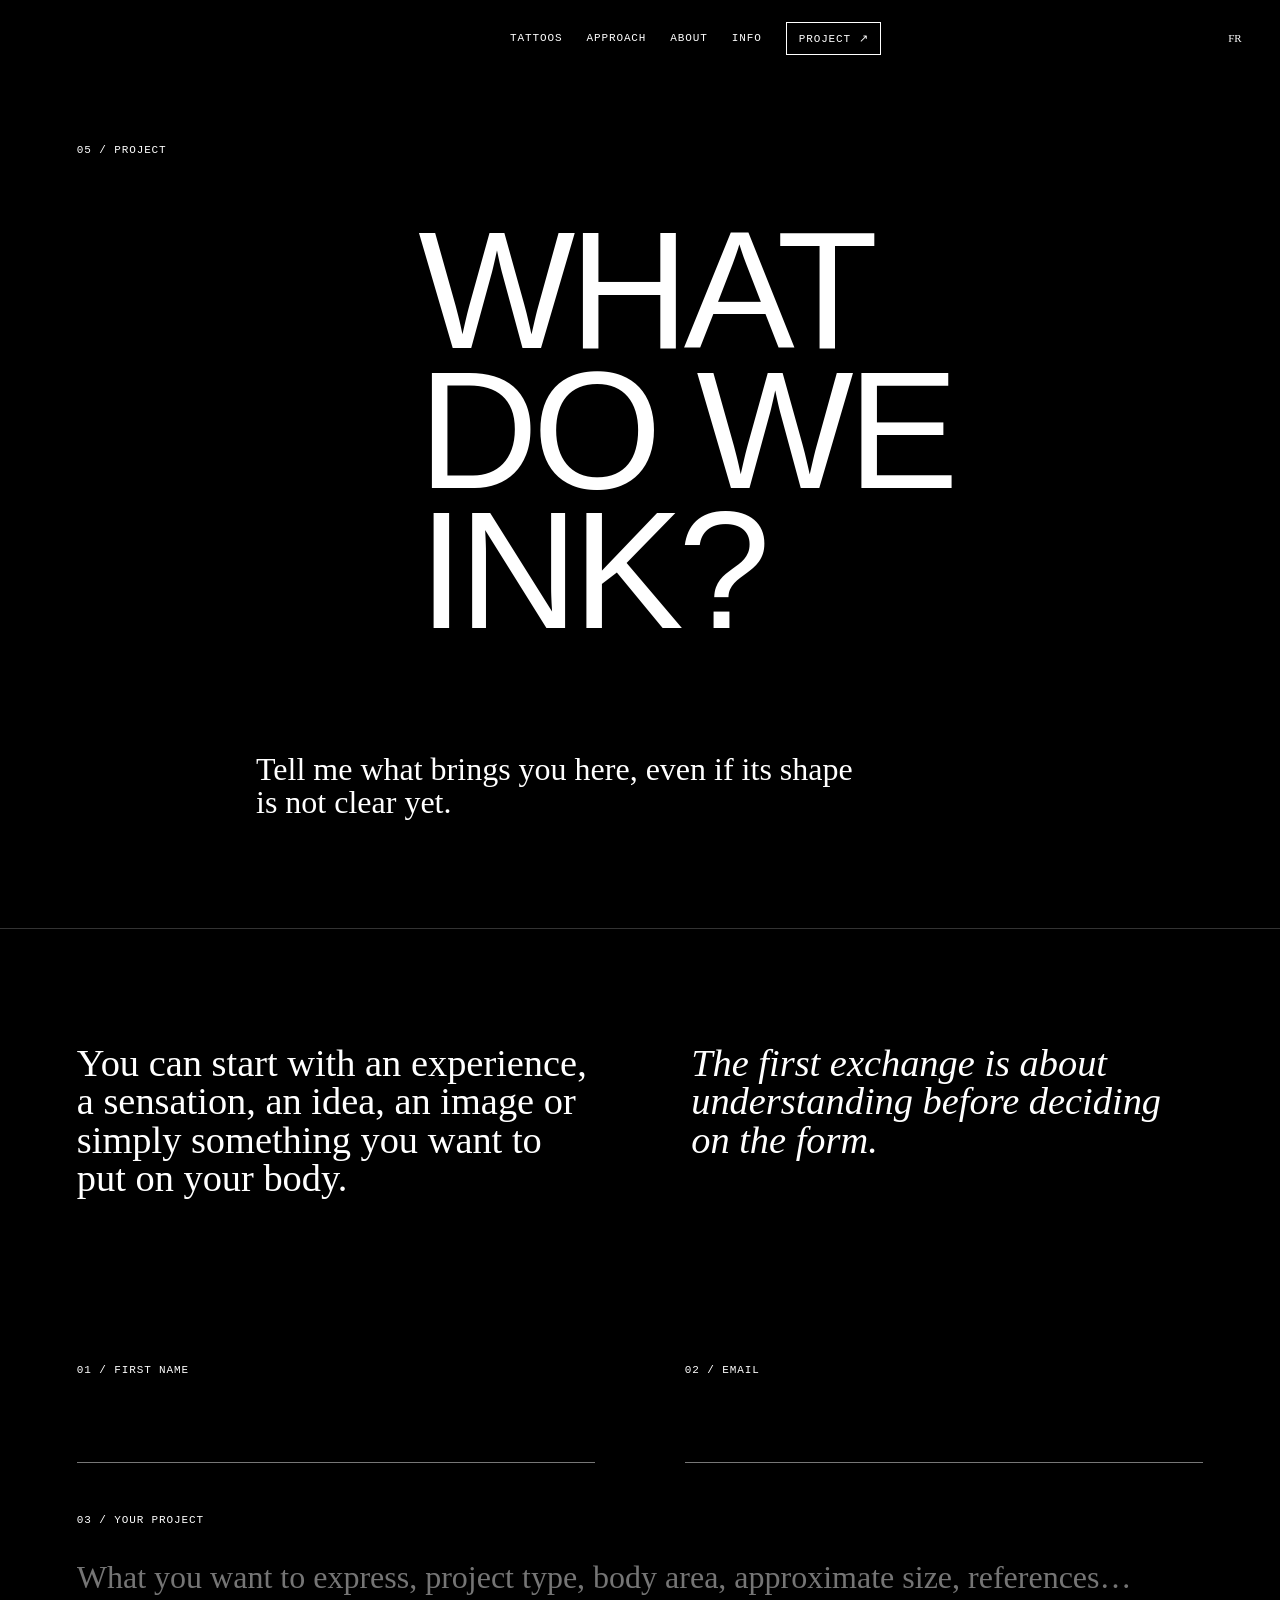
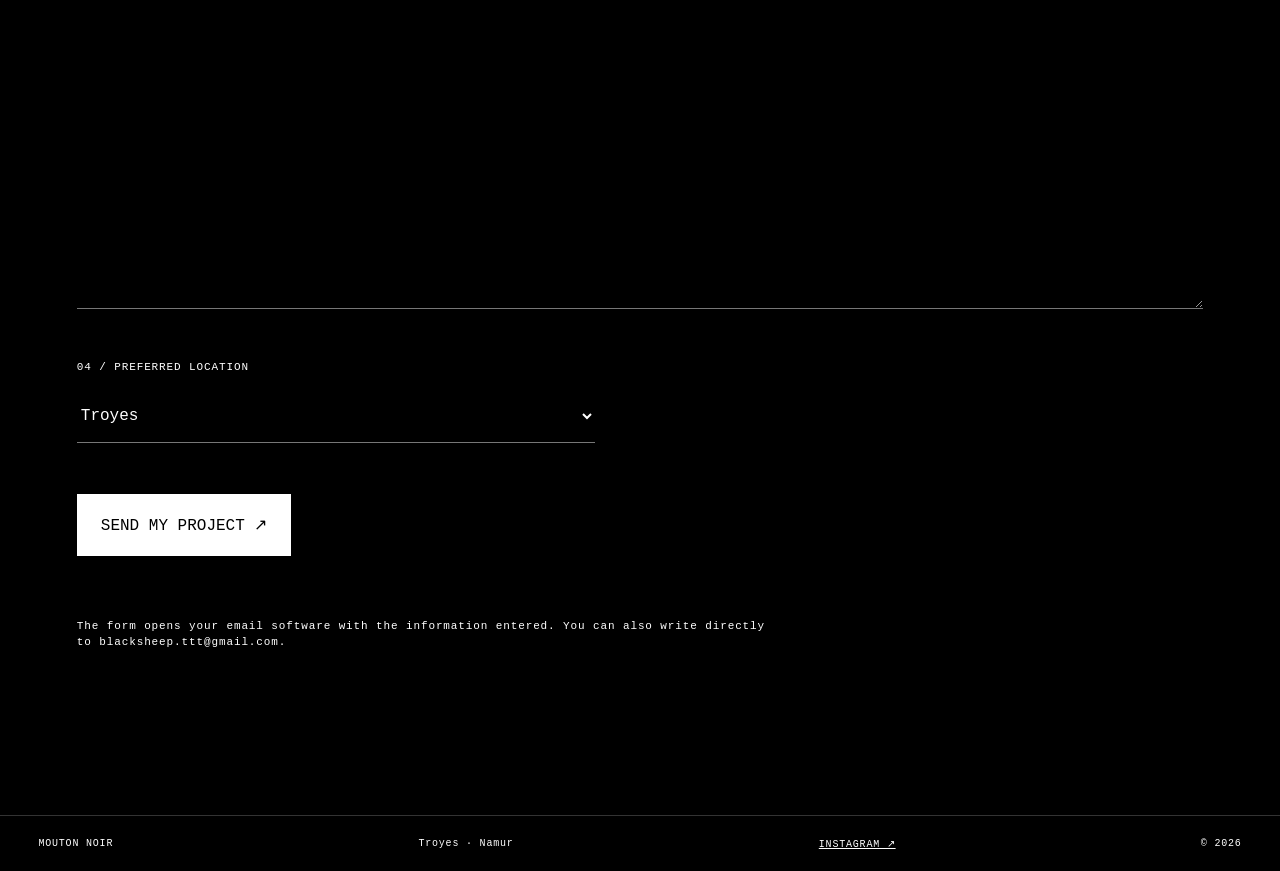
<file: en/projet.html>
<!doctype html><html lang="en"><head><meta charset="utf-8"><meta name="viewport" content="width=device-width,initial-scale=1"><title>Talk about my project — Mouton Noir</title><link rel="stylesheet" href="../styles.css"></head><body class="inner-page project-page"><header class="site-header"><a class="wordmark" href="../index.html"><img src="../images/logo.jpg" alt="Mouton Noir"></a><nav><a href="tatouages.html">TATTOOS</a><a href="demarche.html">APPROACH</a><a href="a-propos.html">ABOUT</a><a href="infos.html">INFO</a><a class="nav-cta active" href="projet.html">PROJECT ↗</a></nav><a class="lang" href="../index.html" lang="fr">FR</a></header><main><section class="inner-hero"><span class="mono">05 / PROJECT</span><h1>WHAT<br>DO WE<br>INK?</h1><p class="serif intro">Tell me what brings you here, even if its shape is not clear yet.</p></section><section class="project-intro"><p class="serif">You can start with an experience, a sensation, an idea, an image or simply something you want to put on your body.</p><p class="serif"><em>The first exchange is about understanding before deciding on the form.</em></p></section><form class="full-project-form" action="mailto:blacksheep.ttt@gmail.com" method="post" enctype="text/plain"><label><span class="mono">01 / FIRST NAME</span><input name="First name" type="text" required></label><label><span class="mono">02 / EMAIL</span><input name="Email" type="email" required></label><label><span class="mono">03 / YOUR PROJECT</span><textarea name="Project" rows="9" required placeholder="What you want to express, project type, body area, approximate size, references…"></textarea></label><label><span class="mono">04 / PREFERRED LOCATION</span><select name="Location"><option>Troyes</option><option>Namur</option><option>Other / remote</option></select></label><button type="submit">SEND MY PROJECT ↗</button><p class="form-note mono">The form opens your email software with the information entered. You can also write directly to <a href="mailto:blacksheep.ttt@gmail.com">blacksheep.ttt@gmail.com</a>.</p></form></main><footer class="site-footer"><span>MOUTON NOIR</span><span>Troyes · Namur</span><a href="https://www.instagram.com/mouton.noir.ttt/">INSTAGRAM ↗</a><span>© 2026</span></footer></body></html>
</file>
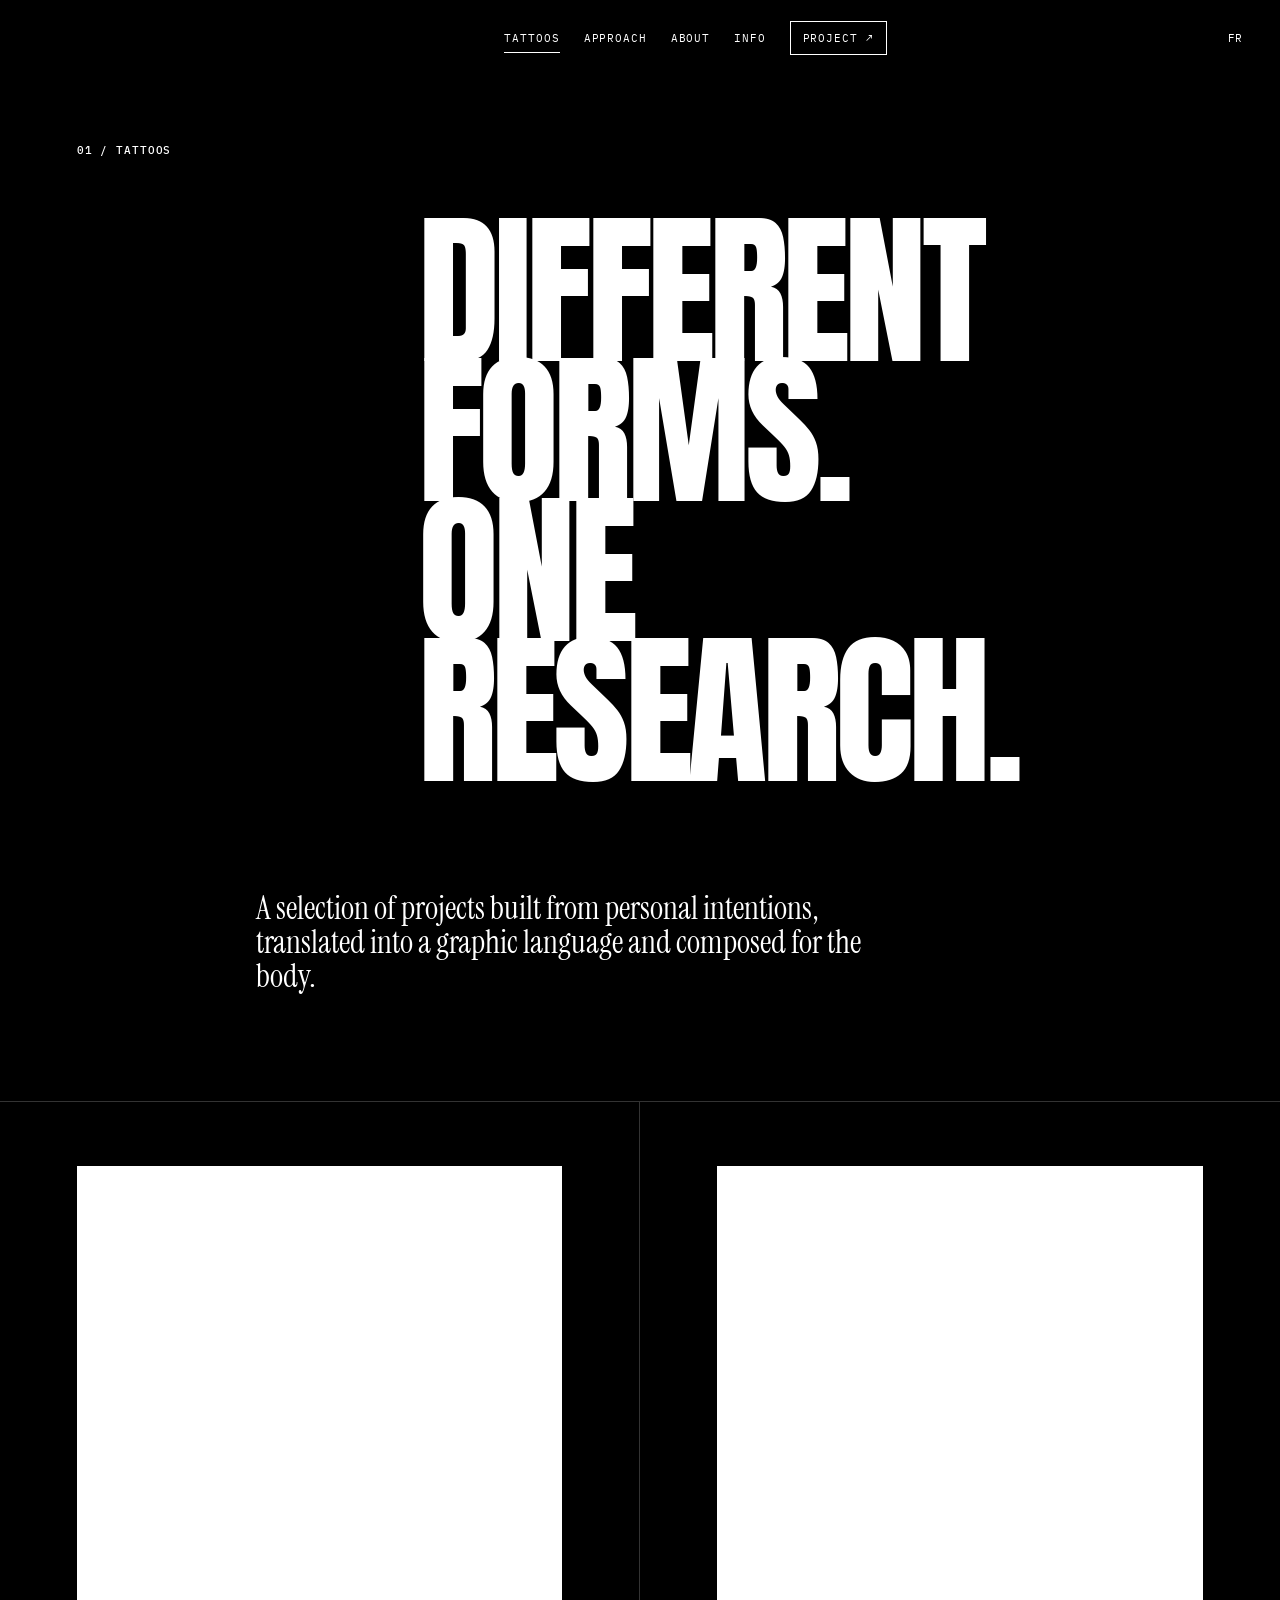
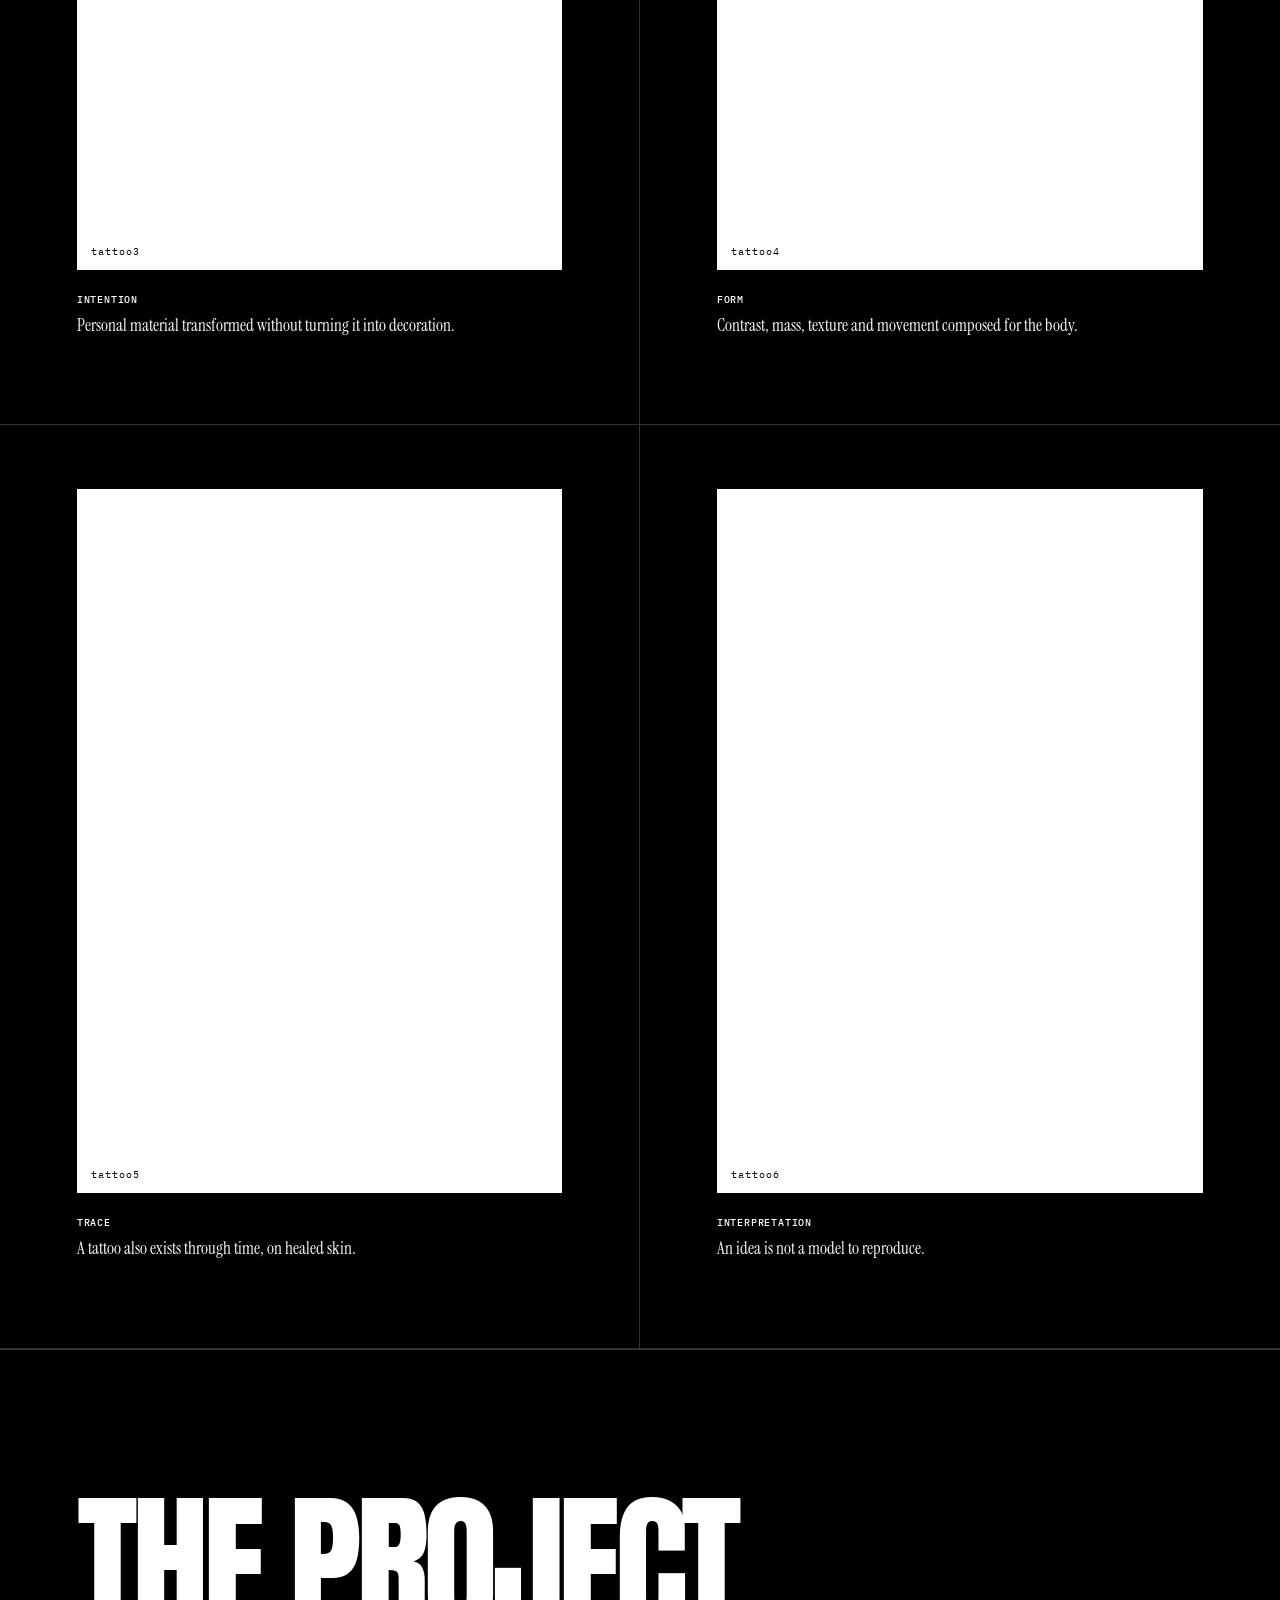
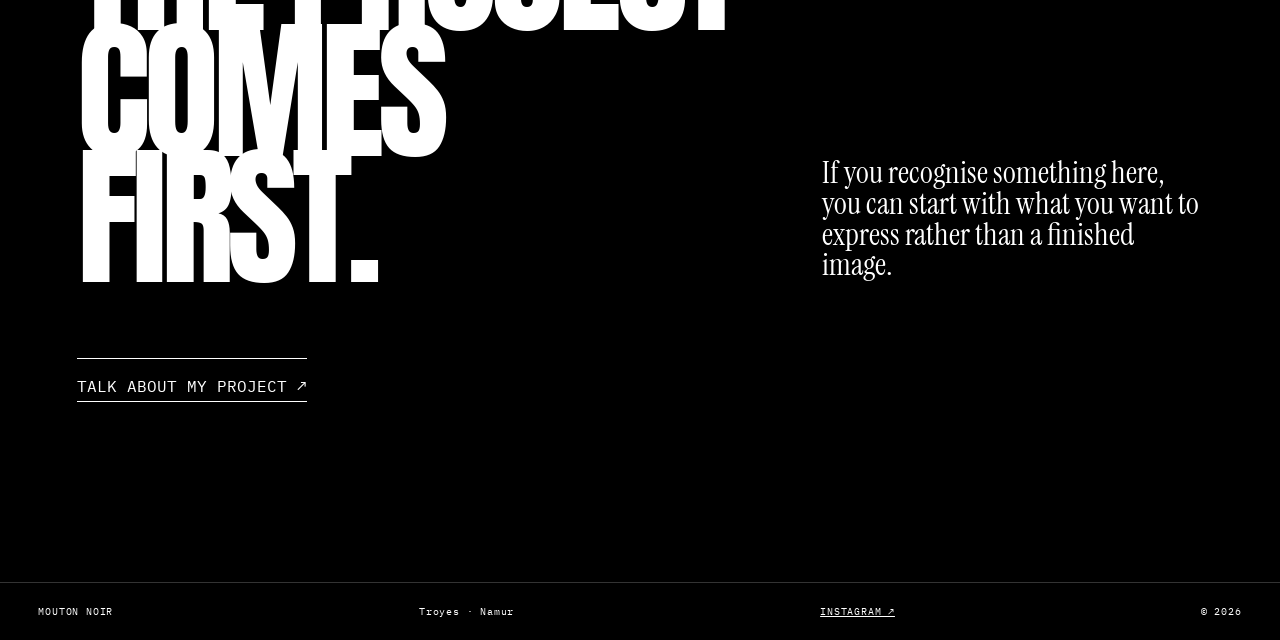
<file: en/tatouages.html>
<!doctype html><html lang="en"><head><meta charset="utf-8"><meta name="viewport" content="width=device-width,initial-scale=1"><meta name="description" content="Selected abstract, blackwork and dotwork tattoo projects by Mouton Noir in Troyes and Namur."><title>Tattoos — Mouton Noir</title><link rel="preconnect" href="https://fonts.googleapis.com"><link rel="preconnect" href="https://fonts.gstatic.com" crossorigin><link href="https://fonts.googleapis.com/css2?family=Anton&family=IBM+Plex+Mono:wght@400;500&family=Instrument+Serif:ital@0;1&display=swap" rel="stylesheet"><link rel="stylesheet" href="../styles.css"></head><body class="inner-page"><header class="site-header"><a class="wordmark" href="index.html"><img src="../images/logo.jpg" alt="Mouton Noir"></a><nav><a class="active" href="tatouages.html">TATTOOS</a><a href="demarche.html">APPROACH</a><a href="a-propos.html">ABOUT</a><a href="infos.html">INFO</a><a class="nav-cta" href="projet.html">PROJECT ↗</a></nav><a class="lang" href="../index.html" lang="fr">FR</a></header><main><section class="inner-hero"><span class="mono">01 / TATTOOS</span><h1>DIFFERENT<br>FORMS.<br>ONE<br>RESEARCH.</h1><p class="serif intro">A selection of projects built from personal intentions, translated into a graphic language and composed for the body.</p></section><section class="tattoo-gallery"><figure><div class="image-placeholder" data-label="tattoo3"></div><figcaption><span>INTENTION</span> Personal material transformed without turning it into decoration.</figcaption></figure><figure><div class="image-placeholder" data-label="tattoo4"></div><figcaption><span>FORM</span> Contrast, mass, texture and movement composed for the body.</figcaption></figure><figure><div class="image-placeholder" data-label="tattoo5"></div><figcaption><span>TRACE</span> A tattoo also exists through time, on healed skin.</figcaption></figure><figure><div class="image-placeholder" data-label="tattoo6"></div><figcaption><span>INTERPRETATION</span> An idea is not a model to reproduce.</figcaption></figure></section><section class="closing"><h2>THE PROJECT<br>COMES FIRST.</h2><p class="serif">If you recognise something here, you can start with what you want to express rather than a finished image.</p><a class="big-link" href="projet.html">TALK ABOUT MY PROJECT ↗</a></section></main><footer class="site-footer"><span>MOUTON NOIR</span><span>Troyes · Namur</span><a href="https://www.instagram.com/mouton.noir.ttt/" rel="noreferrer">INSTAGRAM ↗</a><span>© 2026</span></footer></body></html>
</file>
<file: styles.css>
*{box-sizing:border-box}html{background:#000;color:#fff;scroll-behavior:smooth}body{margin:0;background:#000;color:#fff;font-family:IBM Plex Mono,monospace}a{color:inherit;text-decoration:none}.serif{font-family:'Instrument Serif',serif}.mono{font:500 11px/1.2 'IBM Plex Mono',monospace;letter-spacing:.08em}.site-header{position:fixed;z-index:20;top:0;left:0;right:0;height:76px;display:flex;align-items:center;justify-content:space-between;padding:16px 3vw;mix-blend-mode:difference}.wordmark{display:block;width:125px;height:25px}.wordmark img{width:100%;height:100%;object-fit:contain;filter:invert(1)}nav{display:flex;gap:24px;align-items:center;font-size:11px;letter-spacing:.08em}nav a{padding:7px 0;border-bottom:1px solid transparent}nav a:hover,nav a.active{border-color:#fff}.nav-cta{border:1px solid #fff;padding:9px 12px!important}.lang{background:none;border:0;color:#fff;font:11px 'IBM Plex Mono';cursor:pointer}.inner-hero{min-height:100vh;padding:18vh 7vw 10vh;display:grid;grid-template-columns:1.1fr .9fr;align-items:end;gap:5vw}.inner-hero>span{grid-column:1/-1;align-self:start}.inner-hero h1,.closing h2,.full-bleed-statement h2{font:400 clamp(70px,12vw,190px)/.82 Anton,sans-serif;letter-spacing:-.025em;margin:0}.inner-hero .intro{font-size:clamp(25px,3vw,48px);line-height:1.03;max-width:620px;margin:0 0 2vh}.statement-grid{min-height:90vh;padding:12vw 7vw;display:grid;grid-template-columns:.5fr 1.1fr 1fr;gap:4vw;align-items:start;border-top:1px solid #222}.statement-grid.reverse{grid-template-columns:.5fr 1fr 1.1fr}.giant-number{font:400 clamp(80px,13vw,200px)/.7 Anton}.statement-grid h2{font:400 clamp(55px,8vw,120px)/.86 Anton;margin:0}.body-copy{font-size:clamp(24px,2.2vw,38px);line-height:1.05;max-width:650px}.body-copy p{margin:0 0 1.4em}.split-statement{min-height:100vh;display:grid;grid-template-columns:1fr 1fr;align-items:center;border-top:1px solid #222}.split-statement .image-placeholder{min-height:75vh}.large-quote{font-size:clamp(40px,5.5vw,82px);line-height:.95;padding:7vw}.large-quote p{margin:0 0 1em}.image-placeholder{background:#fff;color:#000;position:relative;overflow:hidden}.image-placeholder:after{content:attr(data-label);position:absolute;bottom:12px;left:14px;font:10px 'IBM Plex Mono';letter-spacing:.1em}.full-bleed-statement{min-height:100vh;padding:10vw 7vw;display:grid;grid-template-columns:1fr .65fr;align-items:end;border-top:1px solid #222}.full-bleed-statement h2{max-width:1000px}.full-bleed-statement p{font-size:clamp(24px,2.5vw,42px);line-height:1.03;max-width:500px;margin:0}.objection-section{padding:12vw 7vw;border-top:1px solid #222}.objection-section>span{display:block;margin-bottom:12vw}.objection{display:grid;grid-template-columns:1.1fr .9fr;gap:8vw;padding:5vw 0;border-top:1px solid #333}.objection h3{font:400 clamp(35px,5vw,75px)/.9 Anton;margin:0}.objection p{font-size:clamp(24px,2.3vw,38px);line-height:1.05;margin:0}.closing{min-height:100vh;padding:10vw 7vw;display:grid;grid-template-columns:1.3fr .7fr;align-items:end;border-top:1px solid #222}.closing p{font-size:clamp(25px,2.7vw,44px);line-height:1.02;max-width:500px;margin:0}.big-link{grid-column:1/-1;border-top:1px solid #fff;padding-top:20px;font:400 clamp(45px,7vw,110px)/.9 Anton}.site-footer{border-top:1px solid #333;padding:22px 3vw;display:flex;justify-content:space-between;font-size:10px;letter-spacing:.08em}.site-footer a{text-decoration:underline}@media(max-width:800px){.site-header{height:62px;padding:12px 5vw}.wordmark{width:105px}.site-header nav{display:none}.inner-hero{min-height:100svh;padding:110px 6vw 50px;display:block}.inner-hero>span{display:block;margin-bottom:24vh}.inner-hero h1{font-size:20vw;margin-bottom:8vh}.inner-hero .intro{font-size:29px}.statement-grid,.statement-grid.reverse{display:grid;grid-template-columns:1fr;padding:25vw 6vw;gap:10vw}.giant-number{font-size:25vw}.statement-grid h2{font-size:17vw}.body-copy{font-size:28px}.split-statement{display:flex;flex-direction:column;min-height:auto}.split-statement .image-placeholder{width:100%;min-height:80vw}.large-quote{font-size:44px;padding:20vw 6vw}.full-bleed-statement{display:block;padding:25vw 6vw;min-height:90svh}.full-bleed-statement h2{font-size:19vw;margin-bottom:20vh}.full-bleed-statement p{font-size:29px}.objection-section{padding:25vw 6vw}.objection{display:block;padding:14vw 0}.objection h3{font-size:13vw;margin-bottom:10vw}.objection p{font-size:28px}.closing{display:block;padding:25vw 6vw;min-height:90svh}.closing h2{font-size:19vw;margin-bottom:20vh}.closing p{font-size:29px;margin-bottom:15vh}.big-link{display:block;font-size:14vw}.site-footer{gap:14px;flex-wrap:wrap}.site-footer span:last-child{margin-left:auto}}

/* Secondary pages */
.inner-page{min-height:100vh}.inner-hero{padding:16vh 6vw 12vh;display:grid;grid-template-columns:1fr 1.6fr 1fr;gap:5vw;align-items:end;min-height:72vh}.inner-hero .mono{align-self:start}.inner-hero h1{grid-column:2/4;font-family:Anton,sans-serif;font-size:clamp(5rem,13vw,13rem);line-height:.84;letter-spacing:-.035em;margin:0;text-transform:uppercase}.inner-hero .intro{grid-column:1/3;max-width:720px;font-size:clamp(1.4rem,2.5vw,2.5rem);line-height:1.05;margin:3rem 0 0 14vw}.statement-grid{display:grid;grid-template-columns:.7fr 1.15fr 1.2fr;gap:5vw;padding:10vw 6vw;border-top:1px solid #333;min-height:70vh;align-items:start}.statement-grid.reverse{grid-template-columns:.7fr 1.15fr 1.2fr}.giant-number{font-family:IBM Plex Mono,monospace;font-size:1rem}.statement-grid h2{font-family:Anton,sans-serif;font-size:clamp(4rem,8vw,9rem);line-height:.88;margin:0;letter-spacing:-.03em}.body-copy{font-size:clamp(1.4rem,2.1vw,2.2rem);line-height:1.05;max-width:650px;padding-top:12vw}.body-copy p+p{margin-top:2rem}.split-statement{display:grid;grid-template-columns:1.1fr .9fr;min-height:80vh;border-top:1px solid #333}.split-statement .image-placeholder{min-height:80vh}.large-quote{font-size:clamp(2.3rem,4.2vw,5rem);line-height:.95;padding:10vw 6vw;align-self:center}.full-bleed-statement{padding:12vw 6vw 15vw;border-top:1px solid #333;min-height:75vh;display:flex;flex-direction:column;justify-content:center}.full-bleed-statement h2{font-family:Anton,sans-serif;font-size:clamp(5rem,13vw,15rem);line-height:.82;margin:0 0 5vw 18vw;letter-spacing:-.04em}.full-bleed-statement p{font-size:clamp(1.5rem,2.5vw,2.7rem);max-width:680px;margin-left:auto;margin-right:10vw}.objection-section{padding:10vw 6vw;border-top:1px solid #333;display:grid;grid-template-columns:1fr 1fr;gap:6vw}.objection-section>.mono{grid-column:1/-1}.objection h3{font-family:IBM Plex Mono,monospace;font-size:1rem;line-height:1.25;margin-bottom:1.5rem}.objection p{font-size:1.5rem;line-height:1.05}.closing{padding:12vw 6vw 14vw;border-top:1px solid #333;min-height:70vh;display:grid;grid-template-columns:1.4fr .8fr;gap:6vw;align-items:end}.closing h2{font-family:Anton,sans-serif;font-size:clamp(5rem,12vw,14rem);line-height:.82;margin:0;letter-spacing:-.04em}.closing p{font-size:clamp(1.5rem,2.4vw,2.5rem);line-height:1;max-width:600px}.big-link{font-family:IBM Plex Mono,monospace;font-size:1rem;text-decoration:none;color:#fff;border-bottom:1px solid #fff;padding-bottom:.5rem;justify-self:start}.manifesto-page{padding:12vw 6vw;border-top:1px solid #333;display:grid;grid-template-columns:1.5fr .8fr;gap:7vw;align-items:start}.manifesto-page h2{font-family:Anton,sans-serif;font-size:clamp(6rem,15vw,18rem);line-height:.78;margin:0;letter-spacing:-.05em}.manifesto-copy{font-size:clamp(1.5rem,2.4vw,2.5rem);line-height:1.02;padding-top:5vw}.manifesto-copy p+p{margin-top:2.5rem}.info-cards{display:grid;grid-template-columns:1fr 1fr;border-top:1px solid #333}.info-cards article{padding:7vw 6vw;min-height:40vh;border-bottom:1px solid #333}.info-cards article:nth-child(odd){border-right:1px solid #333}.info-cards h2{font-family:Anton,sans-serif;font-size:clamp(3rem,6vw,6rem);line-height:.85;margin:4vw 0 2vw}.info-cards p{font-size:1.5rem;line-height:1.05;max-width:650px}.faq{padding:10vw 6vw;border-top:1px solid #333}.faq>.mono{display:block;margin-bottom:5vw}.faq details{border-top:1px solid #555;padding:2rem 0}.faq details:last-child{border-bottom:1px solid #555}.faq summary{font-family:Anton,sans-serif;font-size:clamp(2.5rem,5vw,5rem);line-height:.9;cursor:pointer;list-style:none}.faq summary::-webkit-details-marker{display:none}.faq summary:after{content:'+';float:right;font-family:IBM Plex Mono,monospace;font-size:1.5rem}.faq details[open] summary:after{content:'−'}.faq details p{font-size:1.6rem;line-height:1.05;max-width:850px;margin:2rem 8vw 1rem 0}.project-intro{padding:6vw 6vw 10vw;display:grid;grid-template-columns:1fr 1fr;gap:8vw;border-top:1px solid #333}.project-intro p{font-size:clamp(1.8rem,3vw,3.2rem);line-height:1}.full-project-form{padding:0 6vw 12vw;display:grid;grid-template-columns:1fr 1fr;gap:4vw 7vw}.full-project-form label{display:flex;flex-direction:column;gap:1rem}.full-project-form label:nth-child(3){grid-column:1/-1}.full-project-form input,.full-project-form textarea,.full-project-form select{background:transparent;border:0;border-bottom:1px solid #777;color:#fff;font:inherit;font-family:Instrument Serif,serif;font-size:2rem;padding:1rem 0;border-radius:0;outline:none}.full-project-form textarea{resize:vertical;min-height:230px}.full-project-form select{font-family:IBM Plex Mono,monospace;font-size:1rem}.full-project-form option{background:#000;color:#fff}.full-project-form button{grid-column:1/-1;background:#fff;color:#000;border:0;padding:1.3rem 1.5rem;font-family:IBM Plex Mono,monospace;font-size:1rem;cursor:pointer;justify-self:start}.form-note{grid-column:1/-1;max-width:700px;line-height:1.5}.form-note a{color:#fff}
@media(max-width:800px){.site-header{padding:1rem 1rem}.site-header nav{gap:.65rem}.site-header nav a:not(.nav-cta){display:none}.inner-hero{display:block;padding:13vh 1.2rem 10vh;min-height:70vh}.inner-hero h1{font-size:clamp(4.5rem,20vw,8rem);margin-top:2rem}.inner-hero .intro{margin:3rem 0 0 12vw;font-size:1.65rem}.statement-grid,.statement-grid.reverse{display:block;padding:18vw 1.2rem}.giant-number{margin-bottom:3rem}.statement-grid h2{font-size:clamp(4rem,18vw,7rem)}.body-copy{padding-top:8rem;margin-left:12vw;font-size:1.55rem}.split-statement{display:block}.split-statement .image-placeholder{min-height:70vw}.large-quote{padding:12vw 1.2rem 18vw;font-size:2.5rem}.full-bleed-statement{padding:20vw 1.2rem}.full-bleed-statement h2{margin:0 0 12vw;font-size:clamp(5rem,21vw,9rem)}.full-bleed-statement p{margin:0 0 0 12vw;font-size:1.6rem}.objection-section{display:block;padding:18vw 1.2rem}.objection{margin-top:6rem}.objection p{font-size:1.45rem}.closing{display:block;padding:20vw 1.2rem}.closing h2{font-size:clamp(5rem,21vw,9rem);margin-bottom:12vw}.closing p{font-size:1.6rem;margin-left:12vw;margin-bottom:10vw}.manifesto-page{display:block;padding:20vw 1.2rem}.manifesto-page h2{font-size:clamp(5.5rem,23vw,10rem)}.manifesto-copy{padding-top:14vw;margin-left:12vw;font-size:1.55rem}.info-cards{display:block}.info-cards article{min-height:auto;padding:14vw 1.2rem}.info-cards article:nth-child(odd){border-right:0}.info-cards h2{font-size:clamp(3.2rem,14vw,5rem);margin:5vw 0}.info-cards p{font-size:1.45rem}.faq{padding:18vw 1.2rem}.faq summary{font-size:2.7rem;padding-right:1rem}.faq details p{font-size:1.45rem;margin-right:8vw}.project-intro{display:block;padding:14vw 1.2rem}.project-intro p{font-size:2rem;margin-bottom:5rem}.full-project-form{display:block;padding:0 1.2rem 18vw}.full-project-form label{margin-bottom:3rem}.full-project-form input,.full-project-form textarea{font-size:1.7rem}.full-project-form button{width:100%;margin-top:2rem}.form-note{margin-top:3rem;font-size:.75rem}.site-footer{padding:1.2rem;flex-wrap:wrap;gap:1rem}}

.tattoo-gallery{display:grid;grid-template-columns:1fr 1fr;gap:0;border-top:1px solid #333}.tattoo-gallery figure{margin:0;padding:5vw 6vw 7vw;border-bottom:1px solid #333}.tattoo-gallery figure:nth-child(odd){border-right:1px solid #333}.tattoo-gallery .image-placeholder{min-height:55vw}.tattoo-gallery figcaption{font:clamp(1rem,1.3vw,1.25rem)/1.15 'Instrument Serif',serif;padding-top:1.5rem;max-width:560px}.tattoo-gallery figcaption span{display:block;font:500 10px/1.2 'IBM Plex Mono',monospace;letter-spacing:.08em;margin-bottom:.6rem}@media(max-width:800px){.tattoo-gallery{display:block}.tattoo-gallery figure{padding:14vw 1.2rem 18vw;border-right:0!important}.tattoo-gallery .image-placeholder{min-height:85vw}.tattoo-gallery figcaption{font-size:1.5rem}}
</file>
